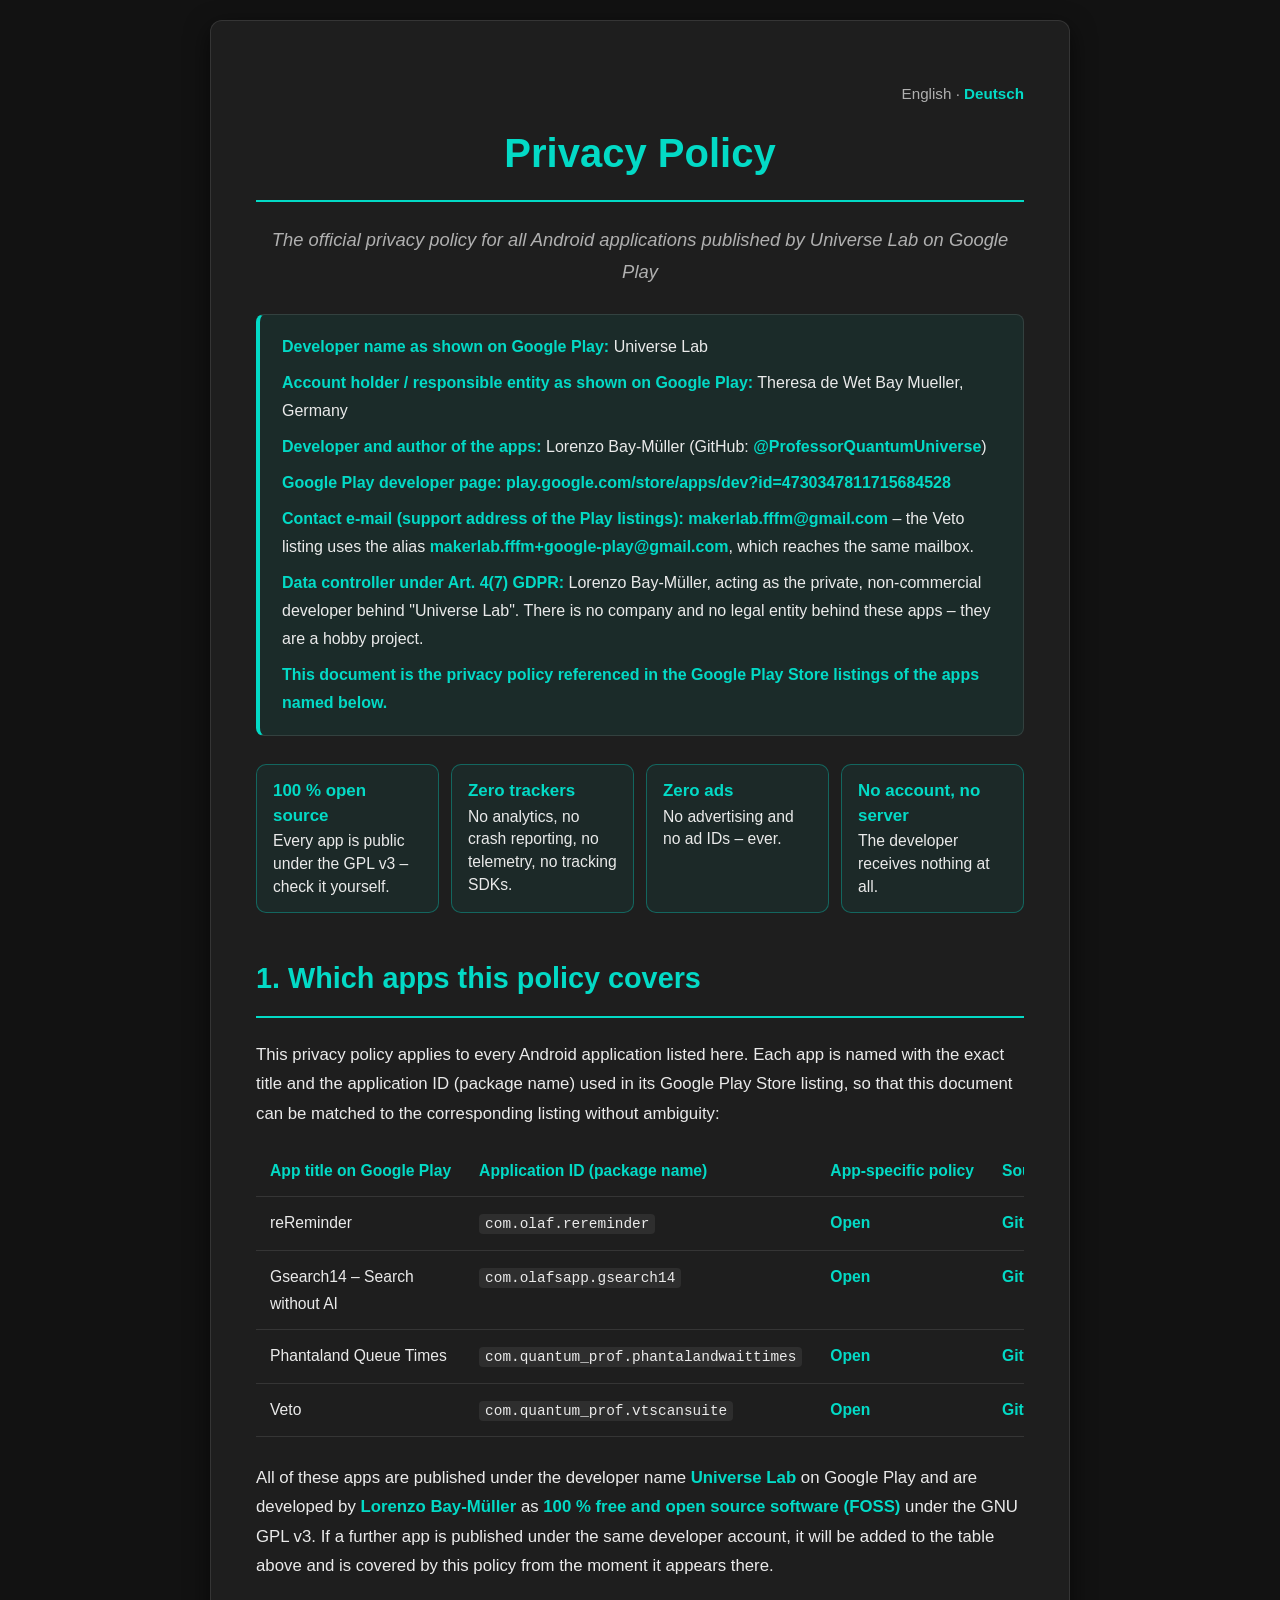
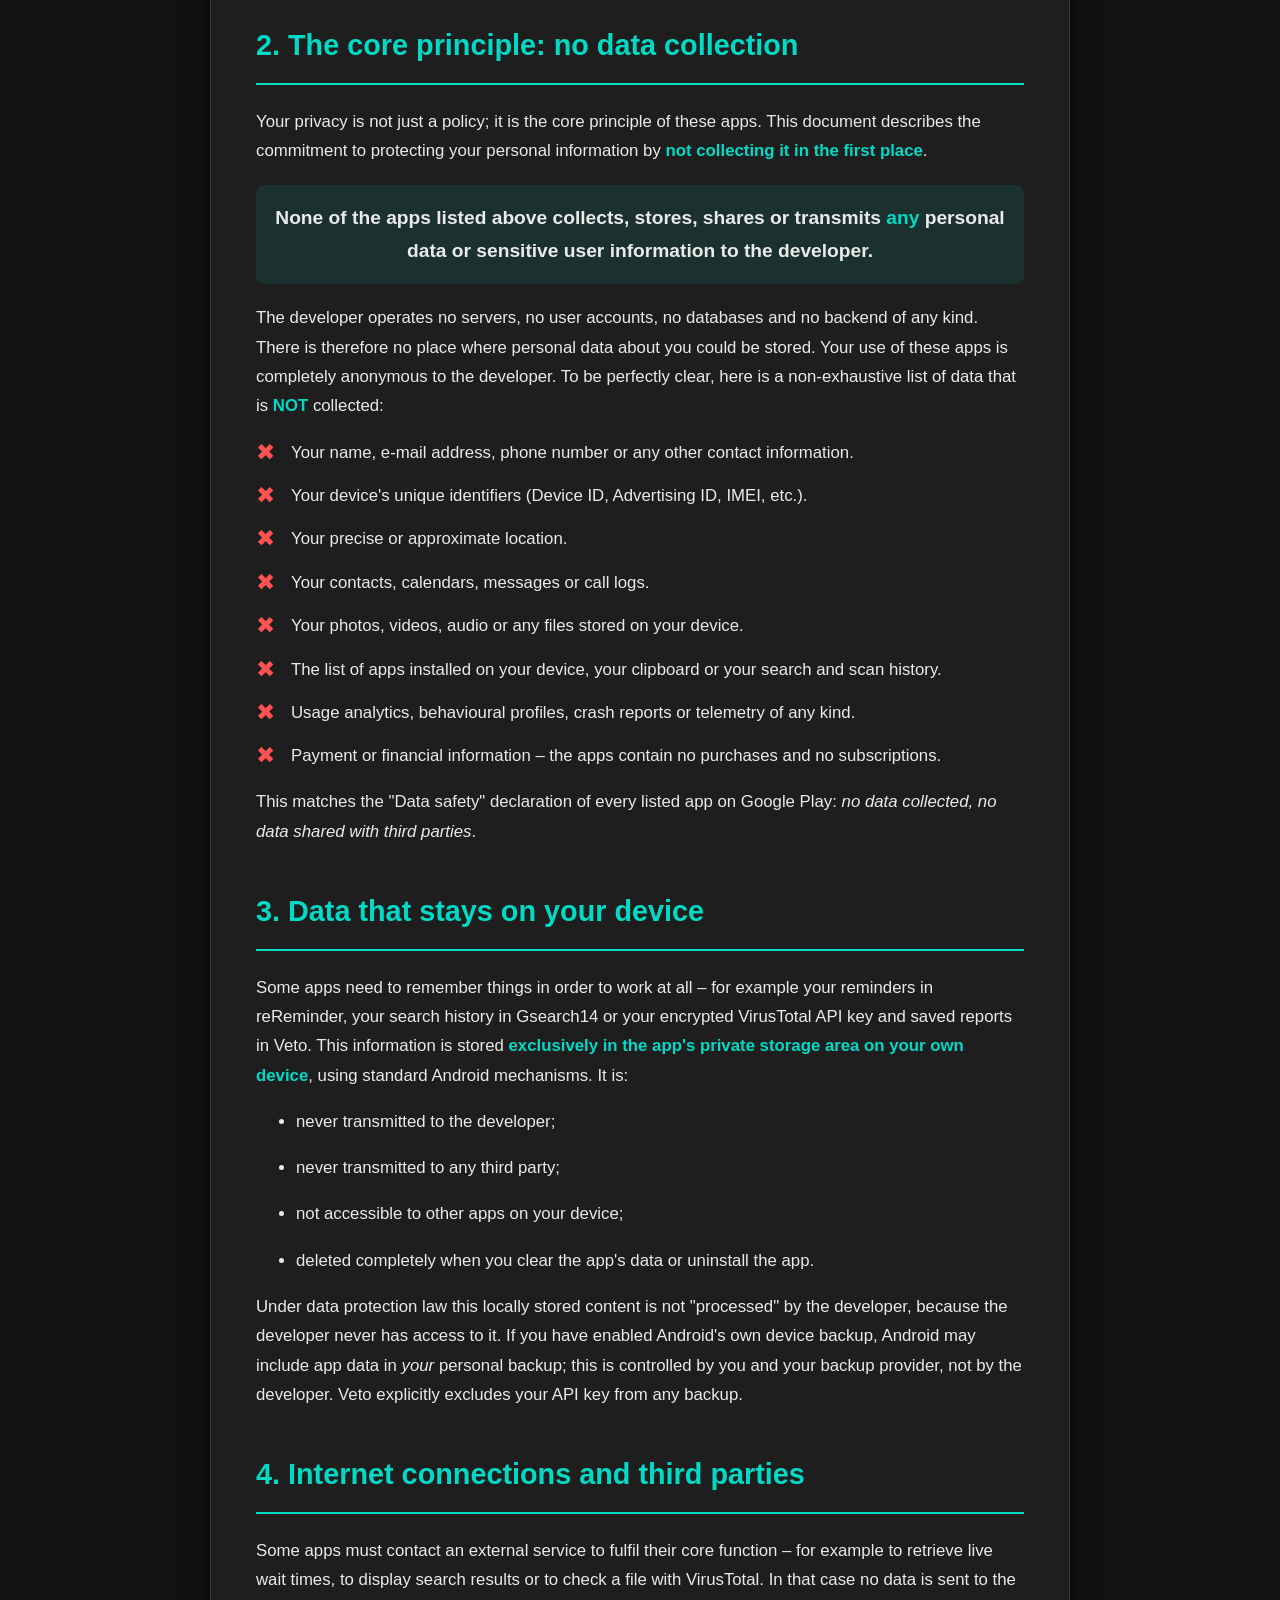
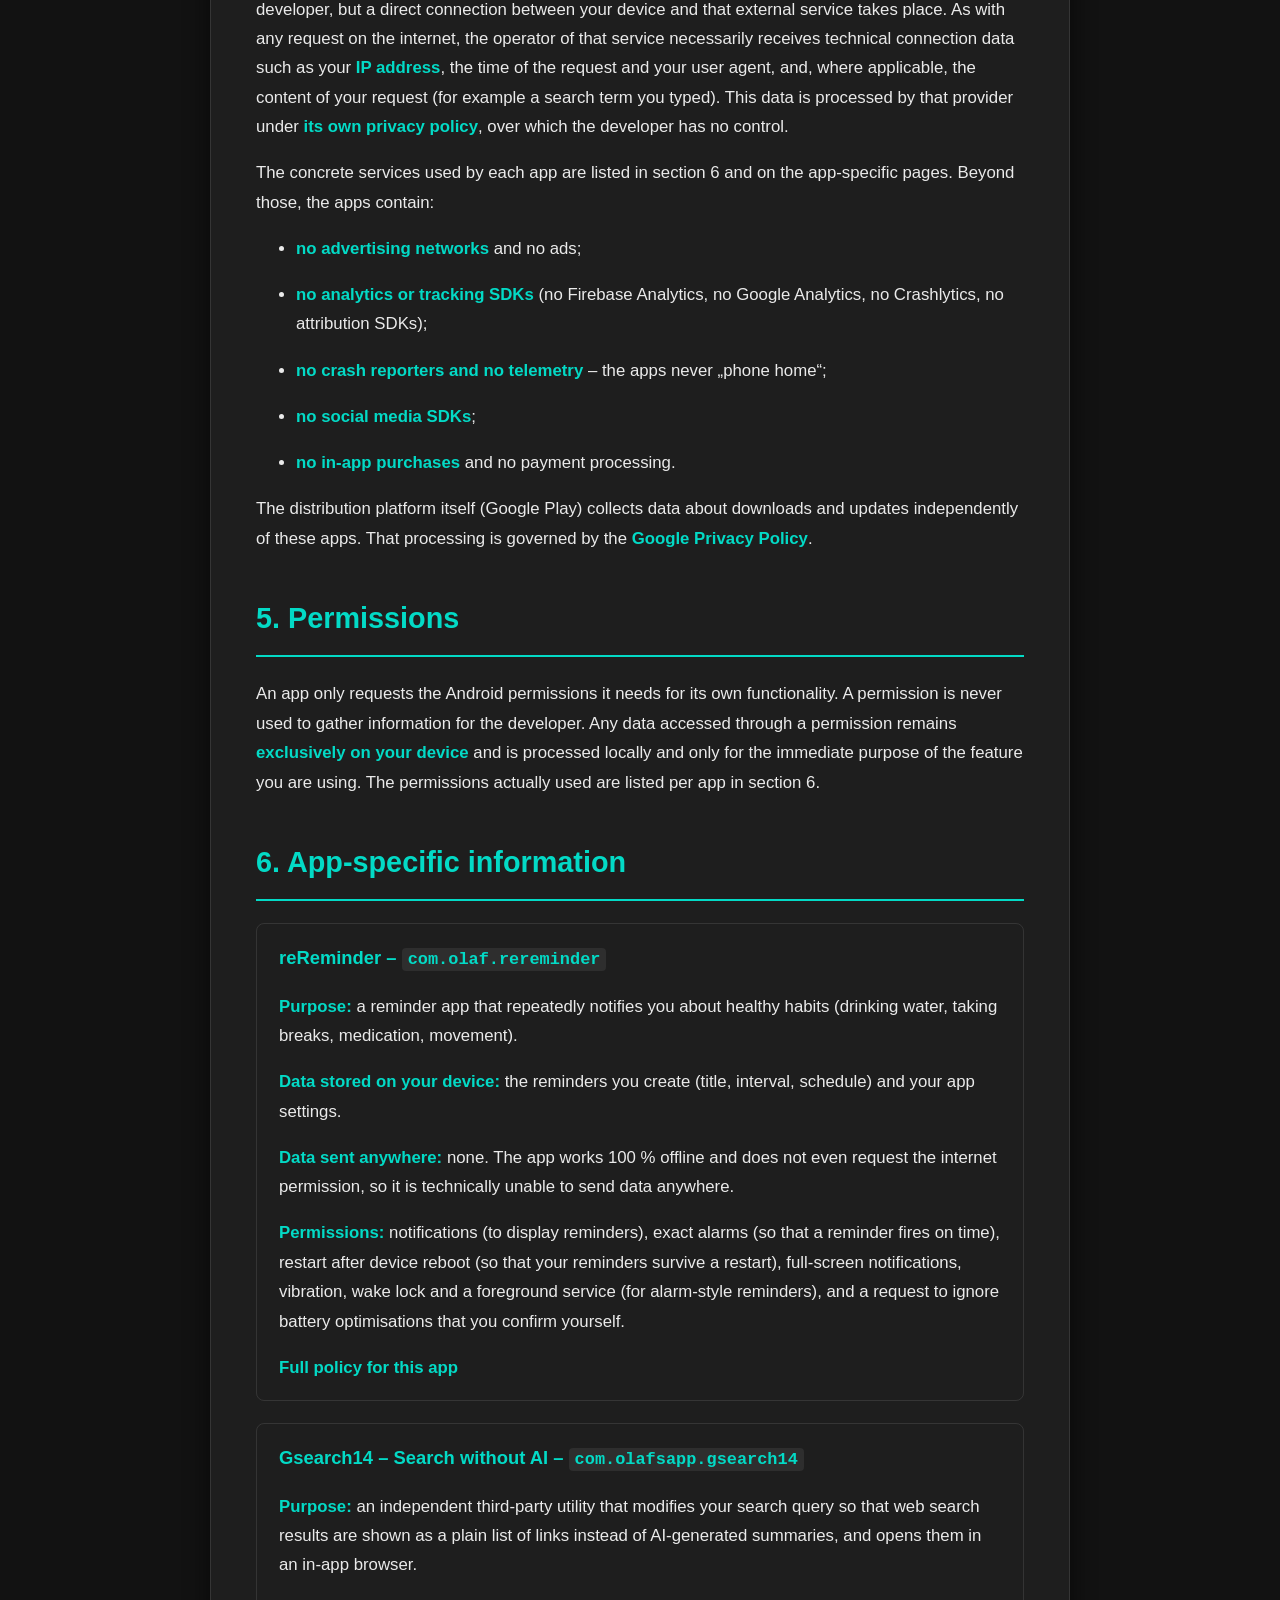
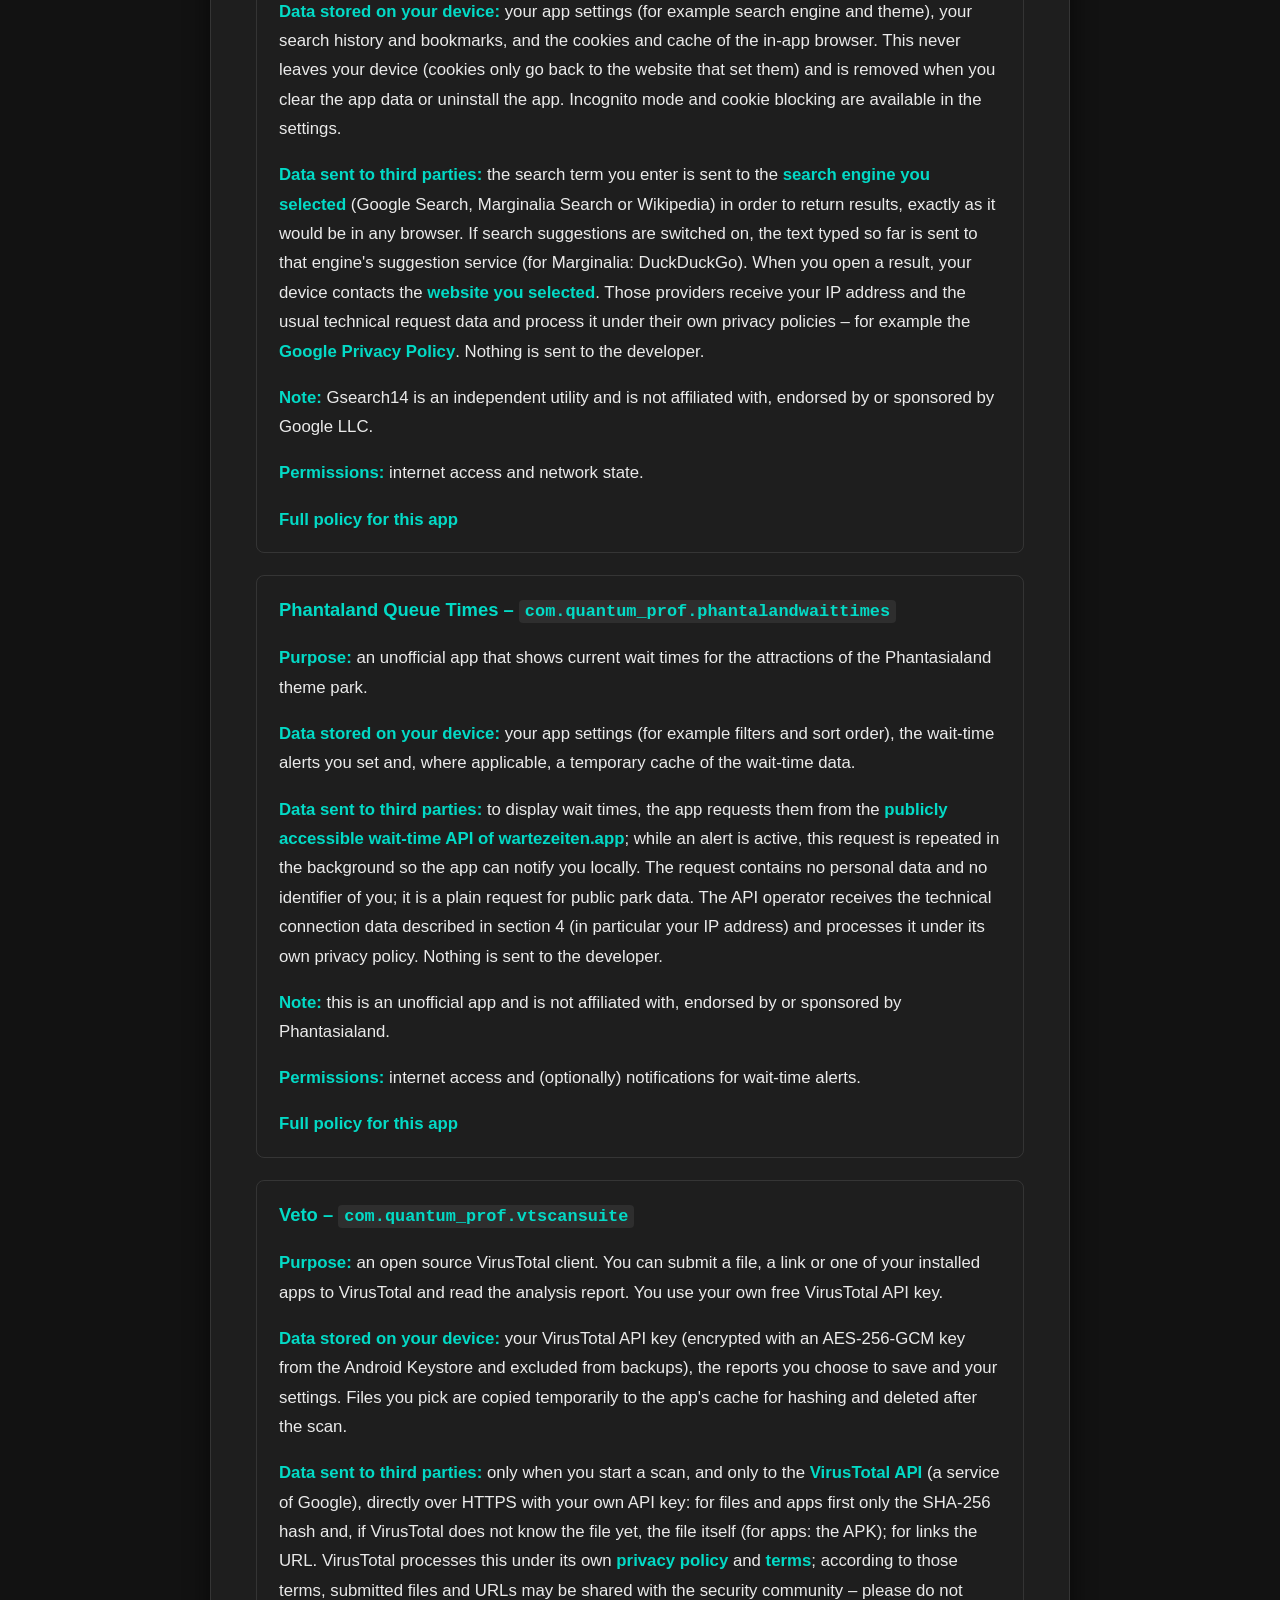
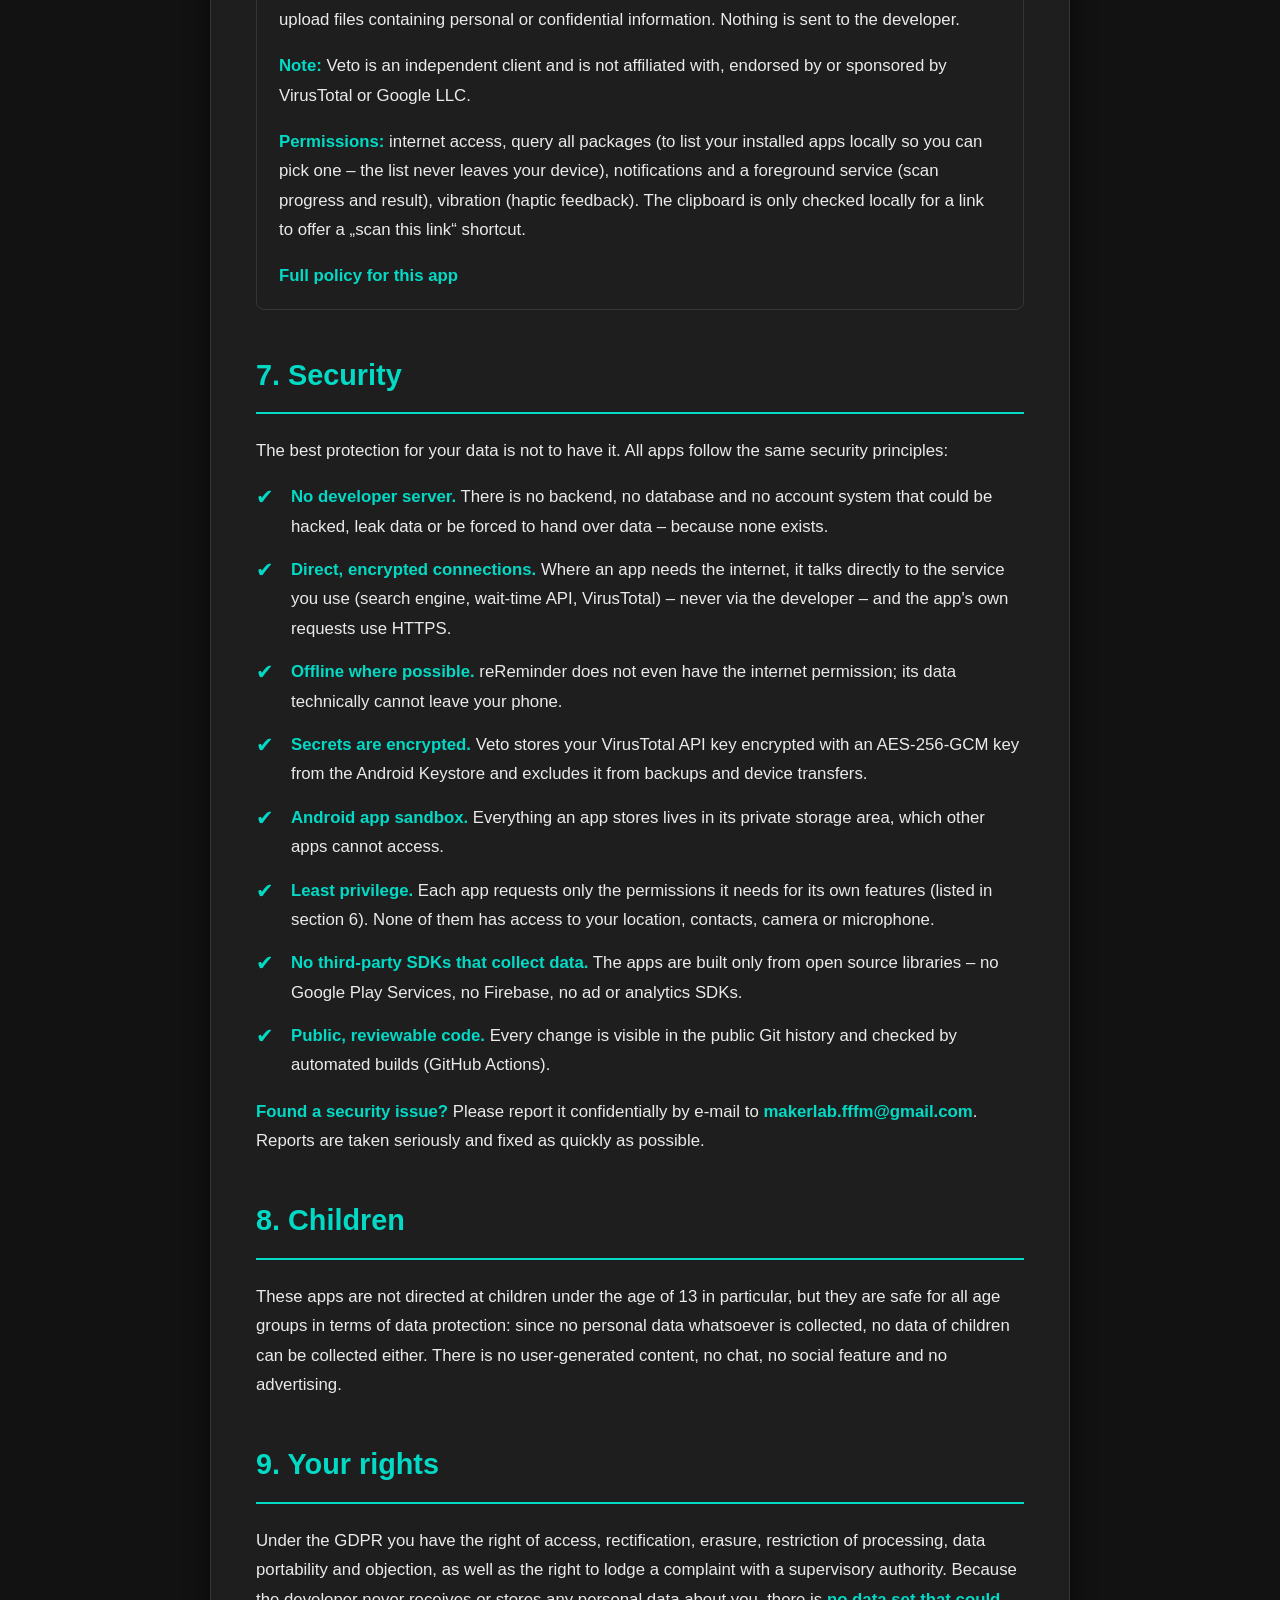
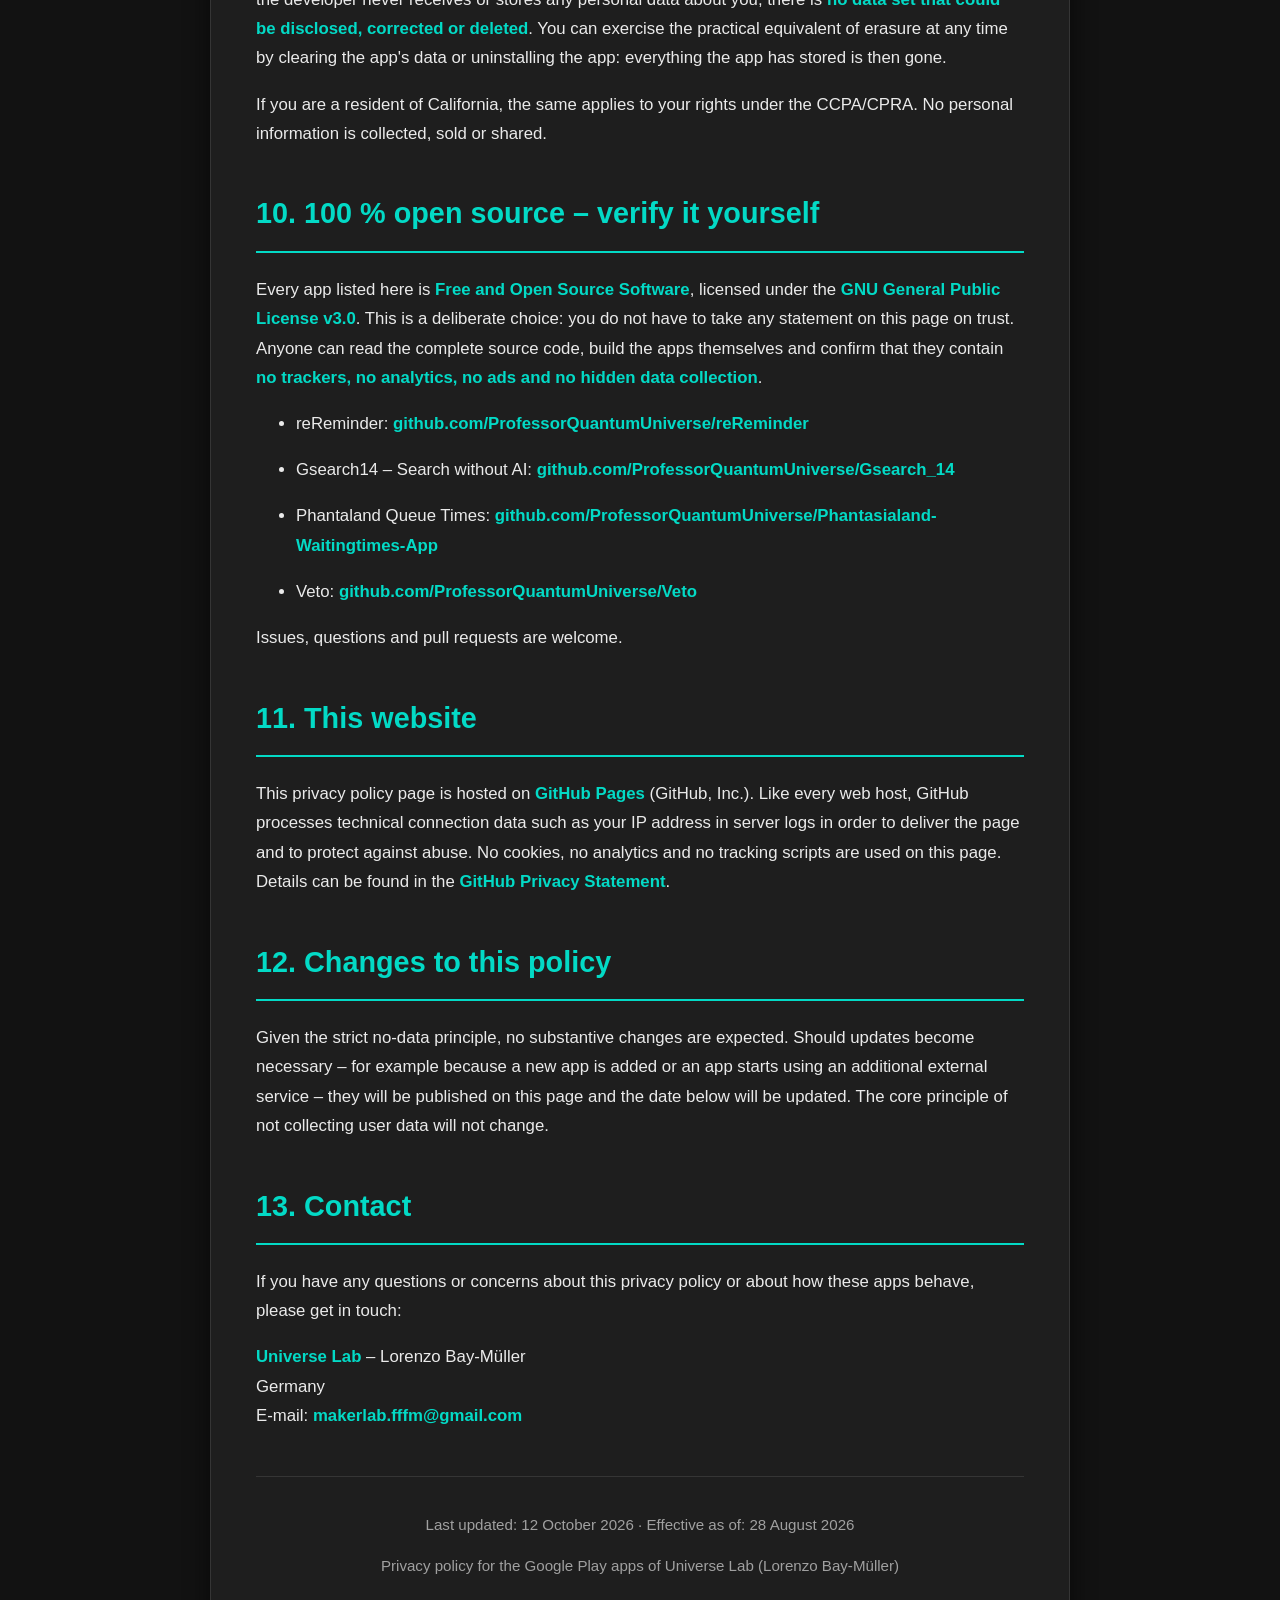
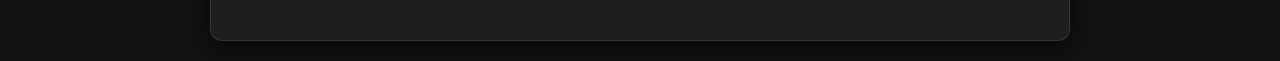
<file: index.html>
<!DOCTYPE html>
<html lang="en">
<head>
    <meta charset="UTF-8">
    <meta name="viewport" content="width=device-width, initial-scale=1.0">
    <title>Privacy Policy – Universe Lab (Lorenzo Bay-Müller) Android Apps</title>
    <meta name="description" content="Official privacy policy for all Android apps published on Google Play by Universe Lab (Lorenzo Bay-Müller): reReminder, Gsearch14 – Search without AI, Phantaland Queue Times and Veto. 100% open source, no trackers, no ads.">
    <link rel="canonical" href="https://privacy.lorenzobaymueller.me/">
    <link rel="alternate" hreflang="de" href="https://privacy.lorenzobaymueller.me/de/">
    <link rel="alternate" hreflang="en" href="https://privacy.lorenzobaymueller.me/">
    <link rel="stylesheet" href="/assets/style.css">
</head>
<body>
    <div class="container">
        <p class="lang-switch">English · <a href="/de/">Deutsch</a></p>

        <h1>Privacy Policy</h1>
        <p class="intro">The official privacy policy for all Android applications published by Universe Lab on Google Play</p>

        <div class="identity">
            <p><strong>Developer name as shown on Google Play:</strong> Universe Lab</p>
            <p><strong>Account holder / responsible entity as shown on Google Play:</strong> Theresa de Wet Bay Mueller, Germany</p>
            <p><strong>Developer and author of the apps:</strong> Lorenzo Bay-Müller (GitHub: <a href="https://github.com/ProfessorQuantumUniverse">@ProfessorQuantumUniverse</a>)</p>
            <p><strong>Google Play developer page:</strong> <a href="https://play.google.com/store/apps/dev?id=4730347811715684528">play.google.com/store/apps/dev?id=4730347811715684528</a></p>
            <p><strong>Contact e-mail (support address of the Play listings):</strong> <a href="mailto:makerlab.fffm@gmail.com">makerlab.fffm@gmail.com</a> &ndash; the Veto listing uses the alias <a href="mailto:makerlab.fffm+google-play@gmail.com">makerlab.fffm+google-play@gmail.com</a>, which reaches the same mailbox.</p>
            <p><strong>Data controller under Art. 4(7) GDPR:</strong> Lorenzo Bay-Müller, acting as the private, non-commercial developer behind "Universe Lab". There is no company and no legal entity behind these apps – they are a hobby project.</p>
            <p><strong>This document is the privacy policy referenced in the Google Play Store listings of the apps named below.</strong></p>
        </div>

        <ul class="pledge">
            <li><strong>100&nbsp;% open source</strong>Every app is public under the GPL v3 &ndash; check it yourself.</li>
            <li><strong>Zero trackers</strong>No analytics, no crash reporting, no telemetry, no tracking SDKs.</li>
            <li><strong>Zero ads</strong>No advertising and no ad IDs &ndash; ever.</li>
            <li><strong>No account, no server</strong>The developer receives nothing at all.</li>
        </ul>

        <h2>1. Which apps this policy covers</h2>
        <p>
            This privacy policy applies to every Android application listed here. Each app is named with the exact title
            and the application ID (package name) used in its Google Play Store listing, so that this document can be
            matched to the corresponding listing without ambiguity:
        </p>

        <div class="table-wrapper">
            <table>
                <thead>
                    <tr>
                        <th>App title on Google Play</th>
                        <th>Application ID (package name)</th>
                        <th>App-specific policy</th>
                        <th>Source code</th>
                    </tr>
                </thead>
                <tbody>
                    <tr>
                        <td>reReminder</td>
                        <td><code>com.olaf.rereminder</code></td>
                        <td><a href="/apps/rereminder/">Open</a></td>
                        <td><a href="https://github.com/ProfessorQuantumUniverse/reReminder">GitHub</a></td>
                    </tr>
                    <tr>
                        <td>Gsearch14 – Search without AI</td>
                        <td><code>com.olafsapp.gsearch14</code></td>
                        <td><a href="/apps/gsearch14/">Open</a></td>
                        <td><a href="https://github.com/ProfessorQuantumUniverse/Gsearch_14">GitHub</a></td>
                    </tr>
                    <tr>
                        <td>Phantaland Queue Times</td>
                        <td><code>com.quantum_prof.phantalandwaittimes</code></td>
                        <td><a href="/apps/phantaland-queue-times/">Open</a></td>
                        <td><a href="https://github.com/ProfessorQuantumUniverse/Phantasialand-Waitingtimes-App">GitHub</a></td>
                    </tr>
                    <tr>
                        <td>Veto</td>
                        <td><code>com.quantum_prof.vtscansuite</code></td>
                        <td><a href="/apps/veto/">Open</a></td>
                        <td><a href="https://github.com/ProfessorQuantumUniverse/Veto">GitHub</a></td>
                    </tr>
                </tbody>
            </table>
        </div>

        <p>
            All of these apps are published under the developer name <strong>Universe Lab</strong> on Google Play and are
            developed by <strong>Lorenzo Bay-Müller</strong> as <strong>100&nbsp;% free and open source software (FOSS)</strong>
            under the GNU GPL v3. If a further app is
            published under the same developer account, it will be added to the table above and is covered by this policy
            from the moment it appears there.
        </p>

        <h2>2. The core principle: no data collection</h2>
        <p>
            Your privacy is not just a policy; it is the core principle of these apps. This document describes the
            commitment to protecting your personal information by <strong class="highlight">not collecting it in the
            first place</strong>.
        </p>
        <p class="callout">
            None of the apps listed above collects, stores, shares or transmits <span class="highlight">any</span>
            personal data or sensitive user information to the developer.
        </p>
        <p>
            The developer operates no servers, no user accounts, no databases and no backend of any kind. There is
            therefore no place where personal data about you could be stored. Your use of these apps is completely
            anonymous to the developer. To be perfectly clear, here is a non-exhaustive list of data that is
            <strong class="highlight">NOT</strong> collected:
        </p>
        <ul class="no-data-list">
            <li>Your name, e-mail address, phone number or any other contact information.</li>
            <li>Your device's unique identifiers (Device ID, Advertising ID, IMEI, etc.).</li>
            <li>Your precise or approximate location.</li>
            <li>Your contacts, calendars, messages or call logs.</li>
            <li>Your photos, videos, audio or any files stored on your device.</li>
            <li>The list of apps installed on your device, your clipboard or your search and scan history.</li>
            <li>Usage analytics, behavioural profiles, crash reports or telemetry of any kind.</li>
            <li>Payment or financial information – the apps contain no purchases and no subscriptions.</li>
        </ul>
        <p>
            This matches the "Data safety" declaration of every listed app on Google Play: <em>no data collected, no data
            shared with third parties</em>.
        </p>

        <h2>3. Data that stays on your device</h2>
        <p>
            Some apps need to remember things in order to work at all – for example your reminders in reReminder, your
            search history in Gsearch14 or your encrypted VirusTotal API key and saved reports in Veto. This information is stored <strong class="highlight">exclusively in the app's
            private storage area on your own device</strong>, using standard Android mechanisms. It is:
        </p>
        <ul>
            <li>never transmitted to the developer;</li>
            <li>never transmitted to any third party;</li>
            <li>not accessible to other apps on your device;</li>
            <li>deleted completely when you clear the app's data or uninstall the app.</li>
        </ul>
        <p>
            Under data protection law this locally stored content is not "processed" by the developer, because the
            developer never has access to it. If you have enabled Android's own device backup, Android may include app
            data in <em>your</em> personal backup; this is controlled by you and your backup provider, not by the
            developer. Veto explicitly excludes your API key from any backup.
        </p>

        <h2>4. Internet connections and third parties</h2>
        <p>
            Some apps must contact an external service to fulfil their core function – for example to retrieve live
            wait times, to display search results or to check a file with VirusTotal. In that case no data is sent to the developer, but a direct
            connection between your device and that external service takes place. As with any request on the internet,
            the operator of that service necessarily receives technical connection data such as your
            <strong>IP address</strong>, the time of the request and your user agent, and, where applicable, the content
            of your request (for example a search term you typed). This data is processed by that provider under
            <strong>its own privacy policy</strong>, over which the developer has no control.
        </p>
        <p>
            The concrete services used by each app are listed in section 6 and on the app-specific pages. Beyond those,
            the apps contain:
        </p>
        <ul>
            <li><strong>no advertising networks</strong> and no ads;</li>
            <li><strong>no analytics or tracking SDKs</strong> (no Firebase Analytics, no Google Analytics, no Crashlytics, no attribution SDKs);</li>
            <li><strong>no crash reporters and no telemetry</strong> &ndash; the apps never &bdquo;phone home&ldquo;;</li>
            <li><strong>no social media SDKs</strong>;</li>
            <li><strong>no in-app purchases</strong> and no payment processing.</li>
        </ul>
        <p>
            The distribution platform itself (Google Play) collects data about downloads and updates independently of
            these apps. That processing is governed by the
            <a href="https://policies.google.com/privacy">Google Privacy Policy</a>.
        </p>

        <h2>5. Permissions</h2>
        <p>
            An app only requests the Android permissions it needs for its own functionality. A permission is never used
            to gather information for the developer. Any data accessed through a permission remains
            <strong class="highlight">exclusively on your device</strong> and is processed locally and only for the
            immediate purpose of the feature you are using. The permissions actually used are listed per app in section 6.
        </p>

        <h2>6. App-specific information</h2>

        <div class="app-block">
            <h3>reReminder – <code>com.olaf.rereminder</code></h3>
            <p><strong>Purpose:</strong> a reminder app that repeatedly notifies you about healthy habits (drinking water, taking breaks, medication, movement).</p>
            <p><strong>Data stored on your device:</strong> the reminders you create (title, interval, schedule) and your app settings.</p>
            <p><strong>Data sent anywhere:</strong> none. The app works 100&nbsp;% offline and does not even request the internet permission, so it is technically unable to send data anywhere.</p>
            <p><strong>Permissions:</strong> notifications (to display reminders), exact alarms (so that a reminder fires on time), restart after device reboot (so that your reminders survive a restart), full-screen notifications, vibration, wake lock and a foreground service (for alarm-style reminders), and a request to ignore battery optimisations that you confirm yourself.</p>
            <p><a href="/apps/rereminder/">Full policy for this app</a></p>
        </div>

        <div class="app-block">
            <h3>Gsearch14 – Search without AI – <code>com.olafsapp.gsearch14</code></h3>
            <p><strong>Purpose:</strong> an independent third-party utility that modifies your search query so that web search results are shown as a plain list of links instead of AI-generated summaries, and opens them in an in-app browser.</p>
            <p><strong>Data stored on your device:</strong> your app settings (for example search engine and theme), your search history and bookmarks, and the cookies and cache of the in-app browser. This never leaves your device (cookies only go back to the website that set them) and is removed when you clear the app data or uninstall the app. Incognito mode and cookie blocking are available in the settings.</p>
            <p><strong>Data sent to third parties:</strong> the search term you enter is sent to the <strong>search engine you selected</strong> (Google Search, Marginalia Search or Wikipedia) in order to return results, exactly as it would be in any browser. If search suggestions are switched on, the text typed so far is sent to that engine's suggestion service (for Marginalia: DuckDuckGo). When you open a result, your device contacts the <strong>website you selected</strong>. Those providers receive your IP address and the usual technical request data and process it under their own privacy policies – for example the <a href="https://policies.google.com/privacy">Google Privacy Policy</a>. Nothing is sent to the developer.</p>
            <p><strong>Note:</strong> Gsearch14 is an independent utility and is not affiliated with, endorsed by or sponsored by Google LLC.</p>
            <p><strong>Permissions:</strong> internet access and network state.</p>
            <p><a href="/apps/gsearch14/">Full policy for this app</a></p>
        </div>

        <div class="app-block">
            <h3>Phantaland Queue Times – <code>com.quantum_prof.phantalandwaittimes</code></h3>
            <p><strong>Purpose:</strong> an unofficial app that shows current wait times for the attractions of the Phantasialand theme park.</p>
            <p><strong>Data stored on your device:</strong> your app settings (for example filters and sort order), the wait-time alerts you set and, where applicable, a temporary cache of the wait-time data.</p>
            <p><strong>Data sent to third parties:</strong> to display wait times, the app requests them from the <strong>publicly accessible wait-time API of <a href="https://www.wartezeiten.app/">wartezeiten.app</a></strong>; while an alert is active, this request is repeated in the background so the app can notify you locally. The request contains no personal data and no identifier of you; it is a plain request for public park data. The API operator receives the technical connection data described in section 4 (in particular your IP address) and processes it under its own privacy policy. Nothing is sent to the developer.</p>
            <p><strong>Note:</strong> this is an unofficial app and is not affiliated with, endorsed by or sponsored by Phantasialand.</p>
            <p><strong>Permissions:</strong> internet access and (optionally) notifications for wait-time alerts.</p>
            <p><a href="/apps/phantaland-queue-times/">Full policy for this app</a></p>
        </div>

        <div class="app-block">
            <h3>Veto – <code>com.quantum_prof.vtscansuite</code></h3>
            <p><strong>Purpose:</strong> an open source VirusTotal client. You can submit a file, a link or one of your installed apps to VirusTotal and read the analysis report. You use your own free VirusTotal API key.</p>
            <p><strong>Data stored on your device:</strong> your VirusTotal API key (encrypted with an AES-256-GCM key from the Android Keystore and excluded from backups), the reports you choose to save and your settings. Files you pick are copied temporarily to the app's cache for hashing and deleted after the scan.</p>
            <p><strong>Data sent to third parties:</strong> only when you start a scan, and only to the <strong>VirusTotal API</strong> (a service of Google), directly over HTTPS with your own API key: for files and apps first only the SHA-256 hash and, if VirusTotal does not know the file yet, the file itself (for apps: the APK); for links the URL. VirusTotal processes this under its own <a href="https://docs.virustotal.com/docs/privacy-policy">privacy policy</a> and <a href="https://docs.virustotal.com/docs/terms-of-service">terms</a>; according to those terms, submitted files and URLs may be shared with the security community – please do not upload files containing personal or confidential information. Nothing is sent to the developer.</p>
            <p><strong>Note:</strong> Veto is an independent client and is not affiliated with, endorsed by or sponsored by VirusTotal or Google LLC.</p>
            <p><strong>Permissions:</strong> internet access, query all packages (to list your installed apps locally so you can pick one – the list never leaves your device), notifications and a foreground service (scan progress and result), vibration (haptic feedback). The clipboard is only checked locally for a link to offer a &bdquo;scan this link&ldquo; shortcut.</p>
            <p><a href="/apps/veto/">Full policy for this app</a></p>
        </div>

        <h2>7. Security</h2>
        <p>
            The best protection for your data is not to have it. All apps follow the same security principles:
        </p>
        <ul class="check-list">
            <li><strong>No developer server.</strong> There is no backend, no database and no account system that could
                be hacked, leak data or be forced to hand over data &ndash; because none exists.</li>
            <li><strong>Direct, encrypted connections.</strong> Where an app needs the internet, it talks directly to the
                service you use (search engine, wait-time API, VirusTotal) &ndash; never via the developer &ndash; and the
                app's own requests use HTTPS.</li>
            <li><strong>Offline where possible.</strong> reReminder does not even have the internet permission; its data
                technically cannot leave your phone.</li>
            <li><strong>Secrets are encrypted.</strong> Veto stores your VirusTotal API key encrypted with an AES-256-GCM
                key from the Android Keystore and excludes it from backups and device transfers.</li>
            <li><strong>Android app sandbox.</strong> Everything an app stores lives in its private storage area, which
                other apps cannot access.</li>
            <li><strong>Least privilege.</strong> Each app requests only the permissions it needs for its own features
                (listed in section 6). None of them has access to your location, contacts, camera or microphone.</li>
            <li><strong>No third-party SDKs that collect data.</strong> The apps are built only from open source libraries
                &ndash; no Google Play Services, no Firebase, no ad or analytics SDKs.</li>
            <li><strong>Public, reviewable code.</strong> Every change is visible in the public Git history and checked by
                automated builds (GitHub Actions).</li>
        </ul>
        <p>
            <strong>Found a security issue?</strong> Please report it confidentially by e-mail to
            <a href="mailto:makerlab.fffm@gmail.com">makerlab.fffm@gmail.com</a>. Reports are taken seriously and fixed
            as quickly as possible.
        </p>

        <h2>8. Children</h2>
        <p>
            These apps are not directed at children under the age of 13 in particular, but they are safe for all age
            groups in terms of data protection: since no personal data whatsoever is collected, no data of children can
            be collected either. There is no user-generated content, no chat, no social feature and no advertising.
        </p>

        <h2>9. Your rights</h2>
        <p>
            Under the GDPR you have the right of access, rectification, erasure, restriction of processing, data
            portability and objection, as well as the right to lodge a complaint with a supervisory authority. Because
            the developer never receives or stores any personal data about you, there is <strong>no data set that could
            be disclosed, corrected or deleted</strong>. You can exercise the practical equivalent of erasure at any
            time by clearing the app's data or uninstalling the app: everything the app has stored is then gone.
        </p>
        <p>
            If you are a resident of California, the same applies to your rights under the CCPA/CPRA. No personal
            information is collected, sold or shared.
        </p>

        <h2>10. 100&nbsp;% open source &ndash; verify it yourself</h2>
        <p>
            Every app listed here is <strong>Free and Open Source Software</strong>, licensed under the
            <strong>GNU General Public License v3.0</strong>. This is a deliberate choice: you do not have to take any
            statement on this page on trust. Anyone can read the complete source code, build the apps themselves and
            confirm that they contain <strong class="highlight">no trackers, no analytics, no ads and no hidden data
            collection</strong>.
        </p>
        <ul>
            <li>reReminder: <a href="https://github.com/ProfessorQuantumUniverse/reReminder">github.com/ProfessorQuantumUniverse/reReminder</a></li>
            <li>Gsearch14 – Search without AI: <a href="https://github.com/ProfessorQuantumUniverse/Gsearch_14">github.com/ProfessorQuantumUniverse/Gsearch_14</a></li>
            <li>Phantaland Queue Times: <a href="https://github.com/ProfessorQuantumUniverse/Phantasialand-Waitingtimes-App">github.com/ProfessorQuantumUniverse/Phantasialand-Waitingtimes-App</a></li>
            <li>Veto: <a href="https://github.com/ProfessorQuantumUniverse/Veto">github.com/ProfessorQuantumUniverse/Veto</a></li>
        </ul>
        <p>Issues, questions and pull requests are welcome.</p>

        <h2>11. This website</h2>
        <p>
            This privacy policy page is hosted on <strong>GitHub Pages</strong> (GitHub, Inc.). Like every web host,
            GitHub processes technical connection data such as your IP address in server logs in order to deliver the
            page and to protect against abuse. No cookies, no analytics and no tracking scripts are used on this page.
            Details can be found in the
            <a href="https://docs.github.com/en/site-policy/privacy-policies/github-general-privacy-statement">GitHub Privacy Statement</a>.
        </p>

        <h2>12. Changes to this policy</h2>
        <p>
            Given the strict no-data principle, no substantive changes are expected. Should updates become necessary –
            for example because a new app is added or an app starts using an additional external service – they will be
            published on this page and the date below will be updated. The core principle of not collecting user data
            will not change.
        </p>

        <h2>13. Contact</h2>
        <p>
            If you have any questions or concerns about this privacy policy or about how these apps behave, please get
            in touch:
        </p>
        <p>
            <strong>Universe Lab</strong> – Lorenzo Bay-Müller<br>
            Germany<br>
            E-mail: <a href="mailto:makerlab.fffm@gmail.com">makerlab.fffm@gmail.com</a>
        </p>

        <div class="footer">
            <p>Last updated: 12 October 2026 · Effective as of: 28 August 2026</p>
            <p>Privacy policy for the Google Play apps of Universe Lab (Lorenzo Bay-Müller)</p>
        </div>
    </div>
</body>
</html>
</file>
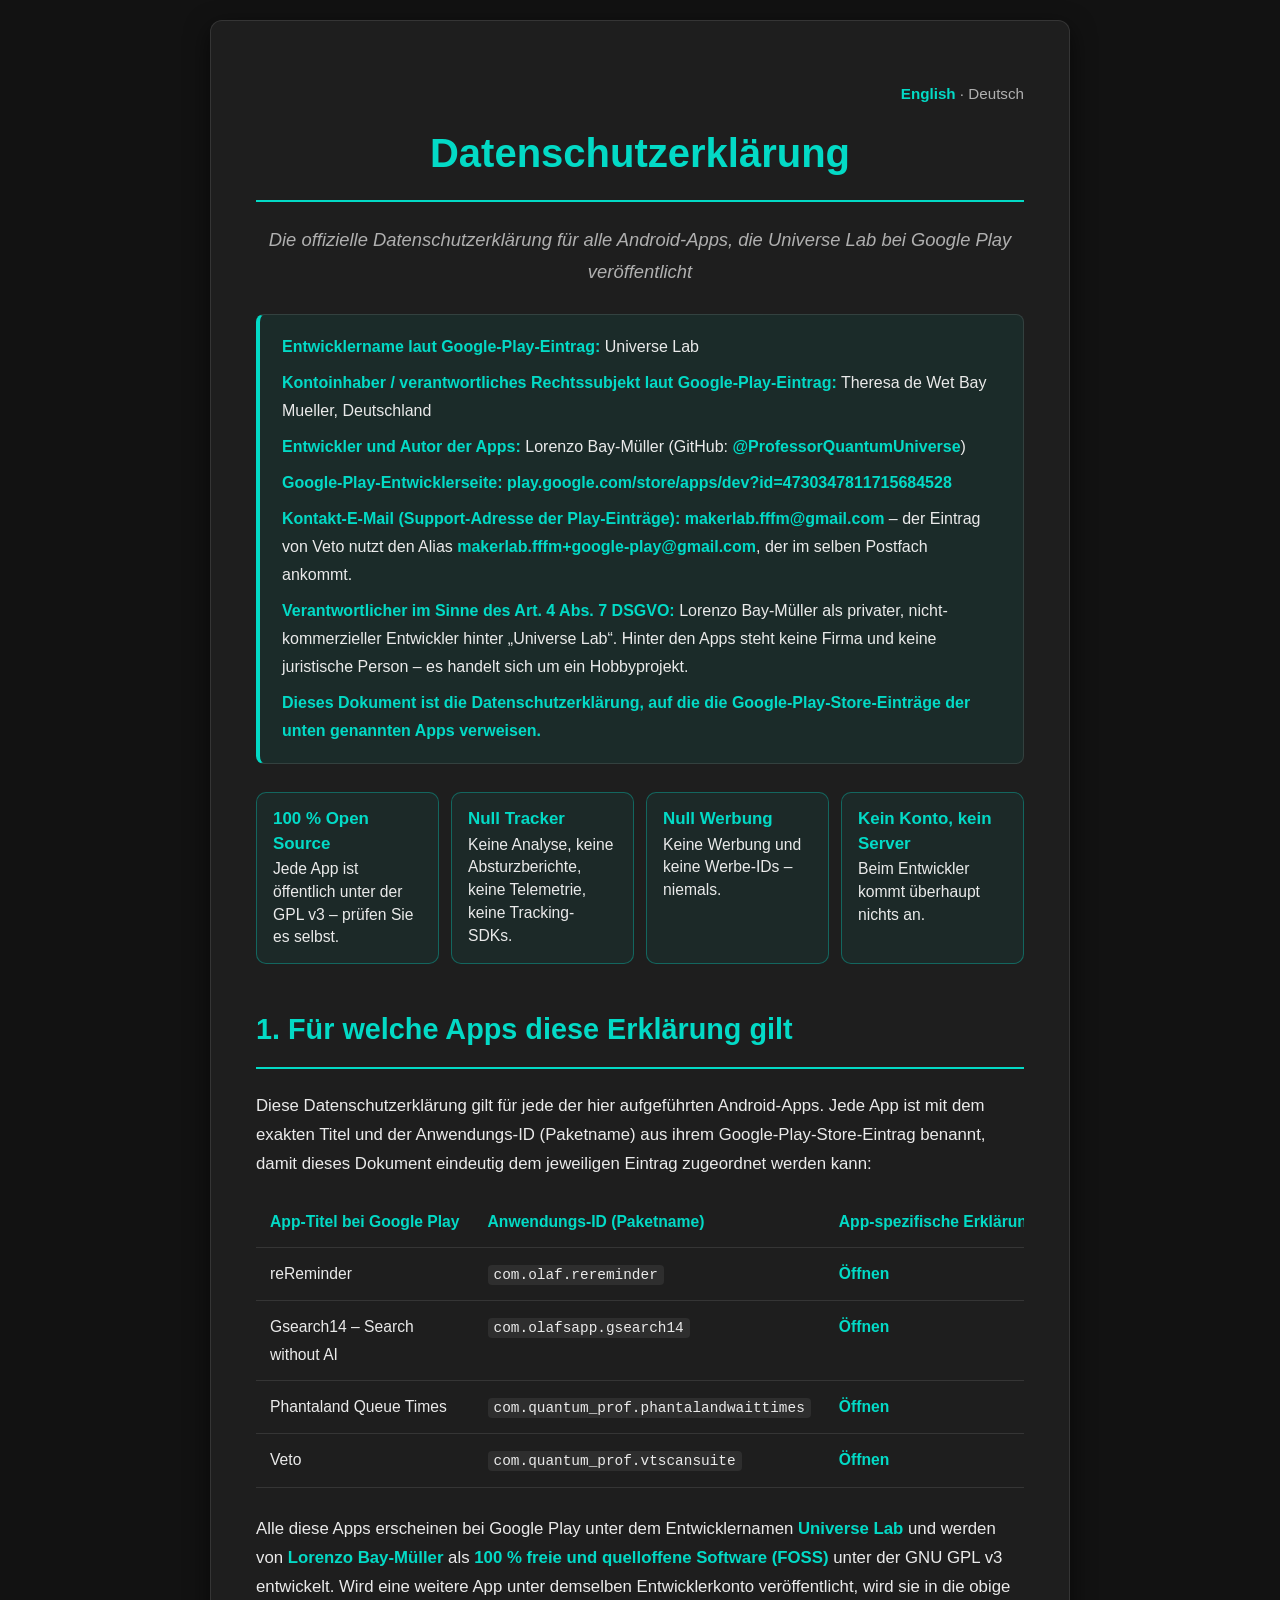
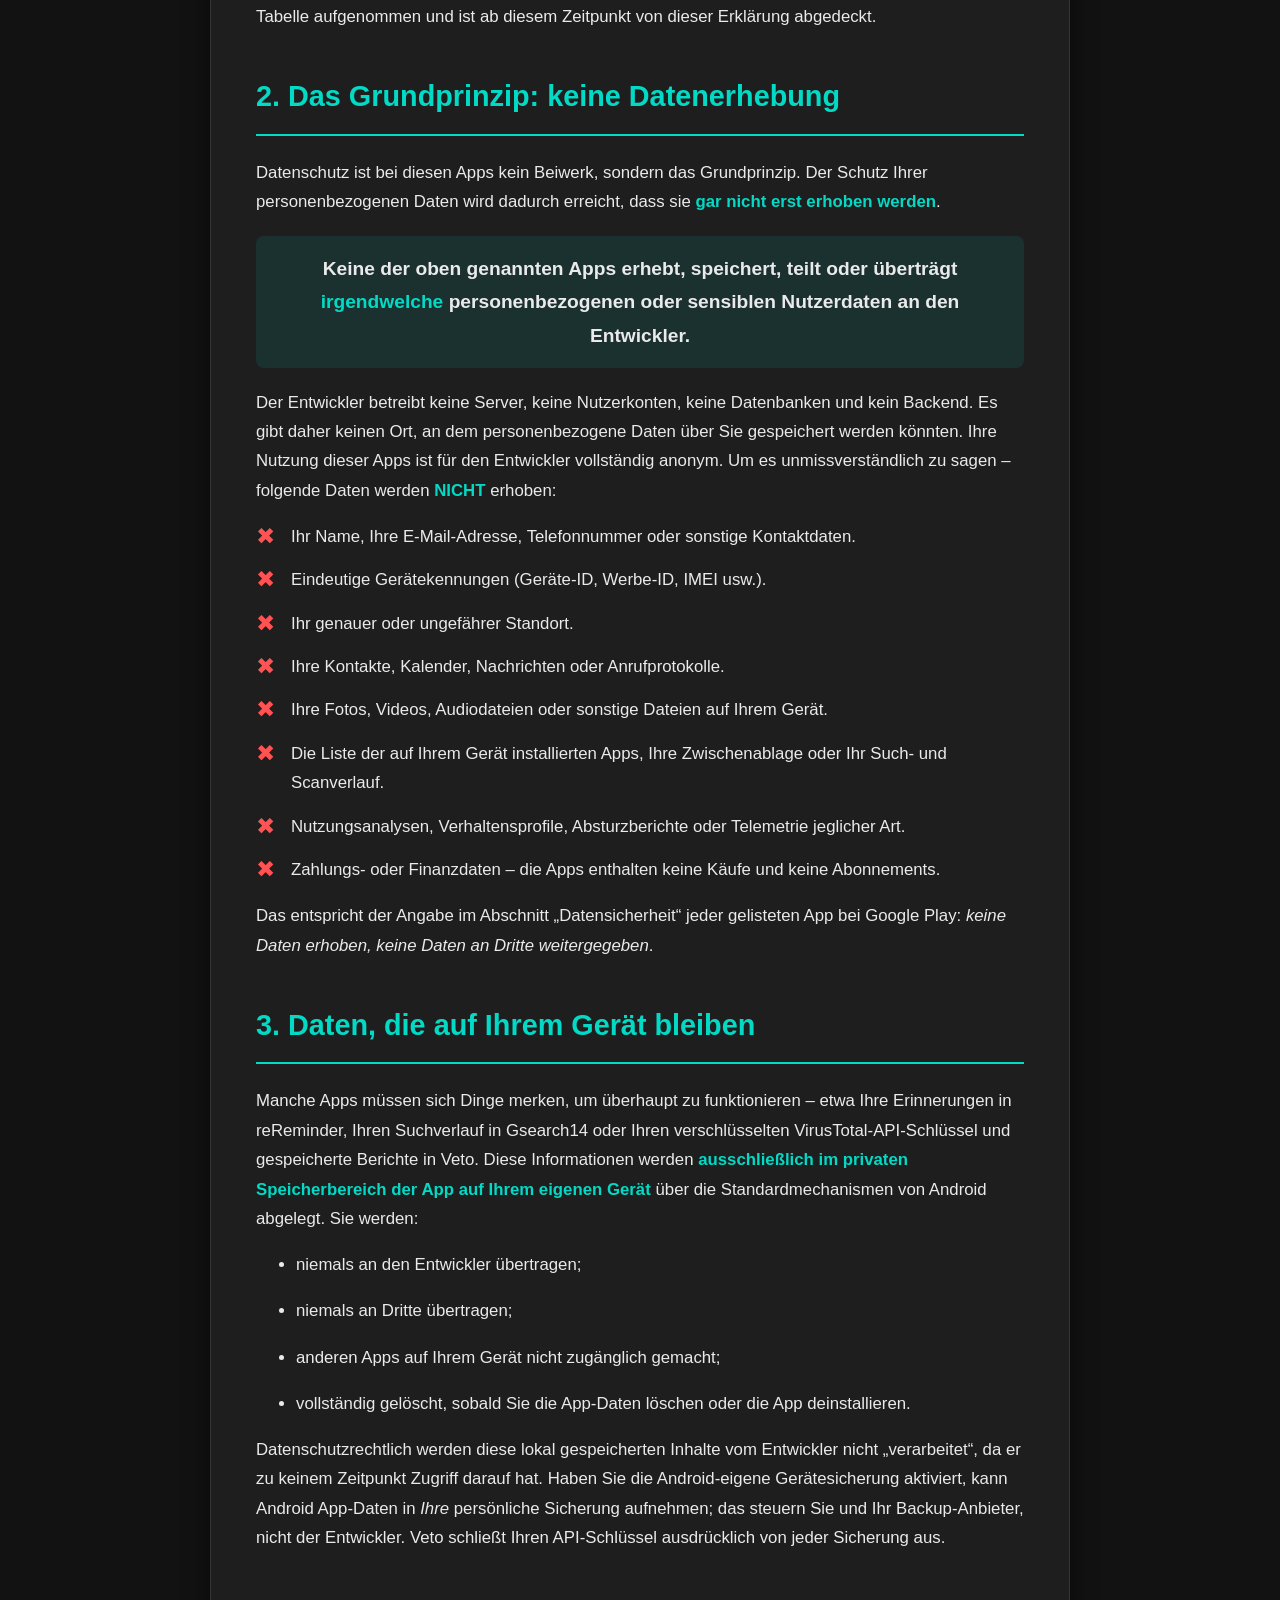
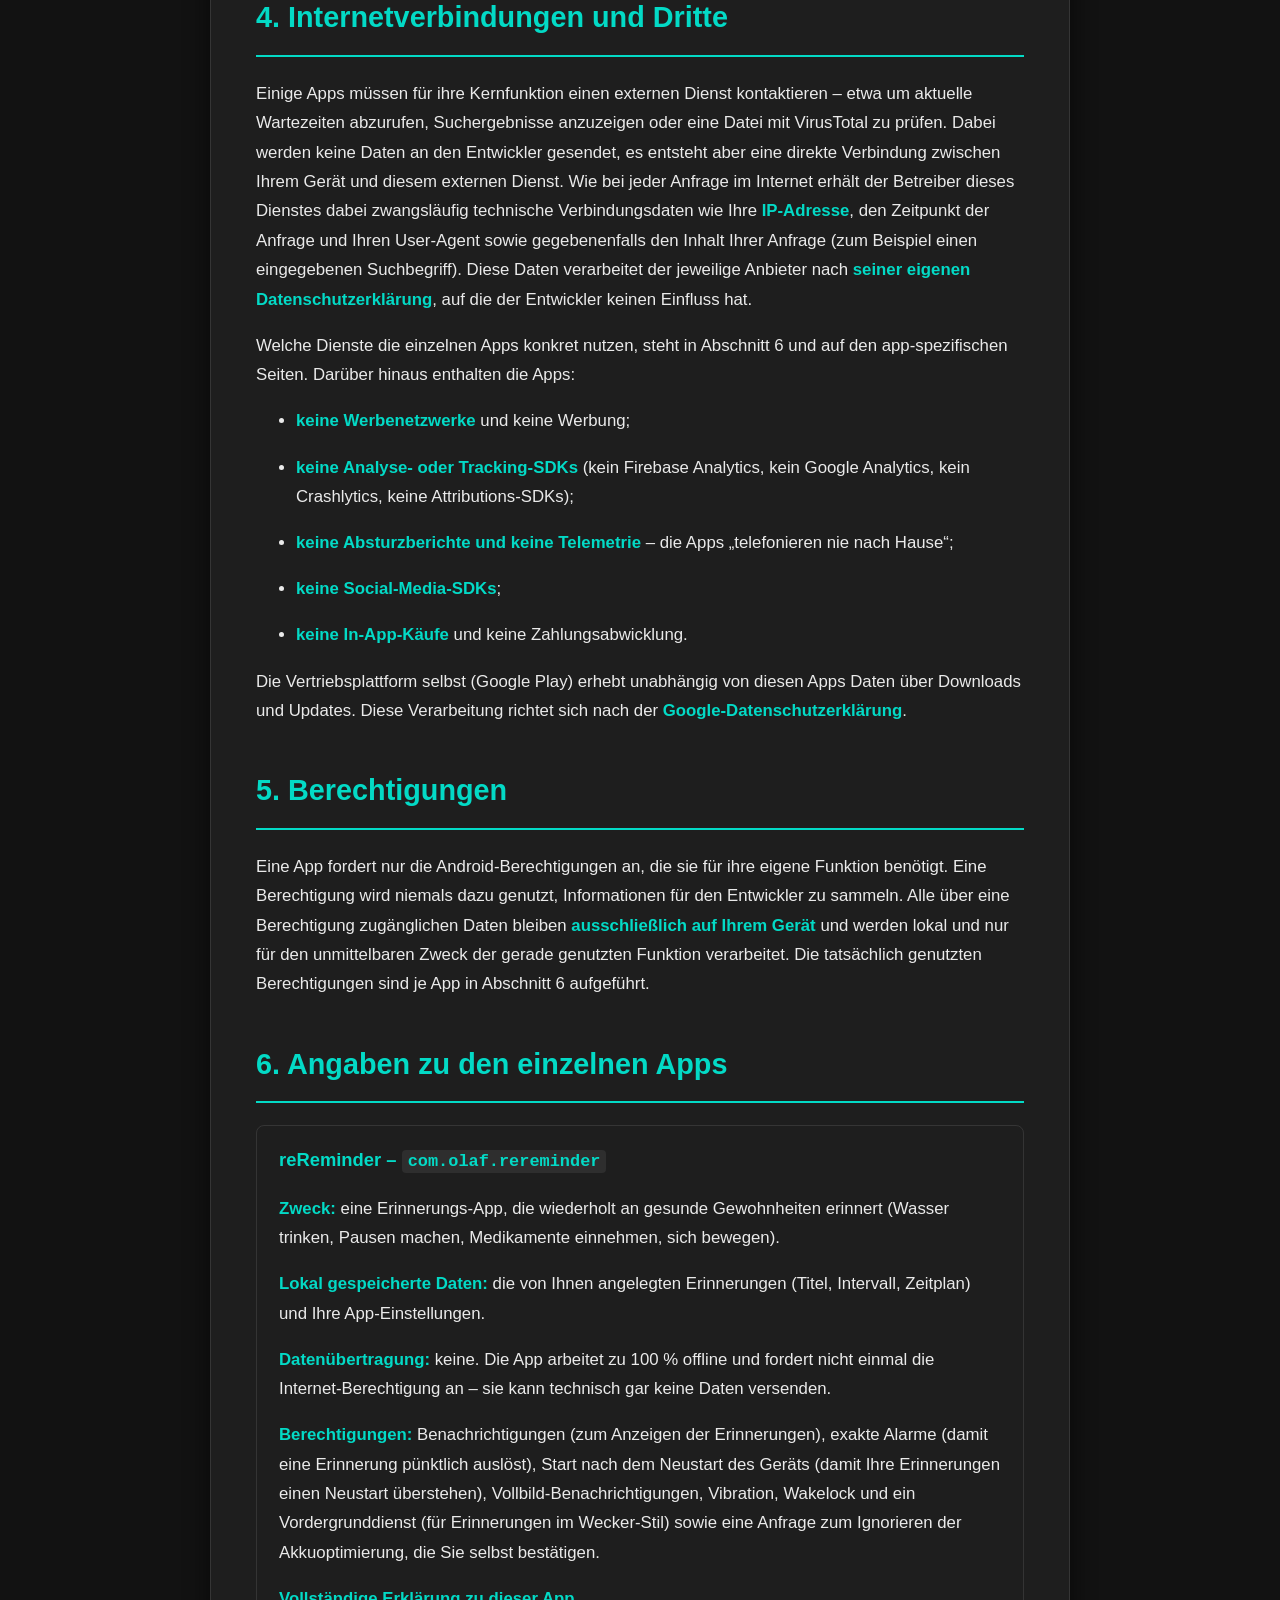
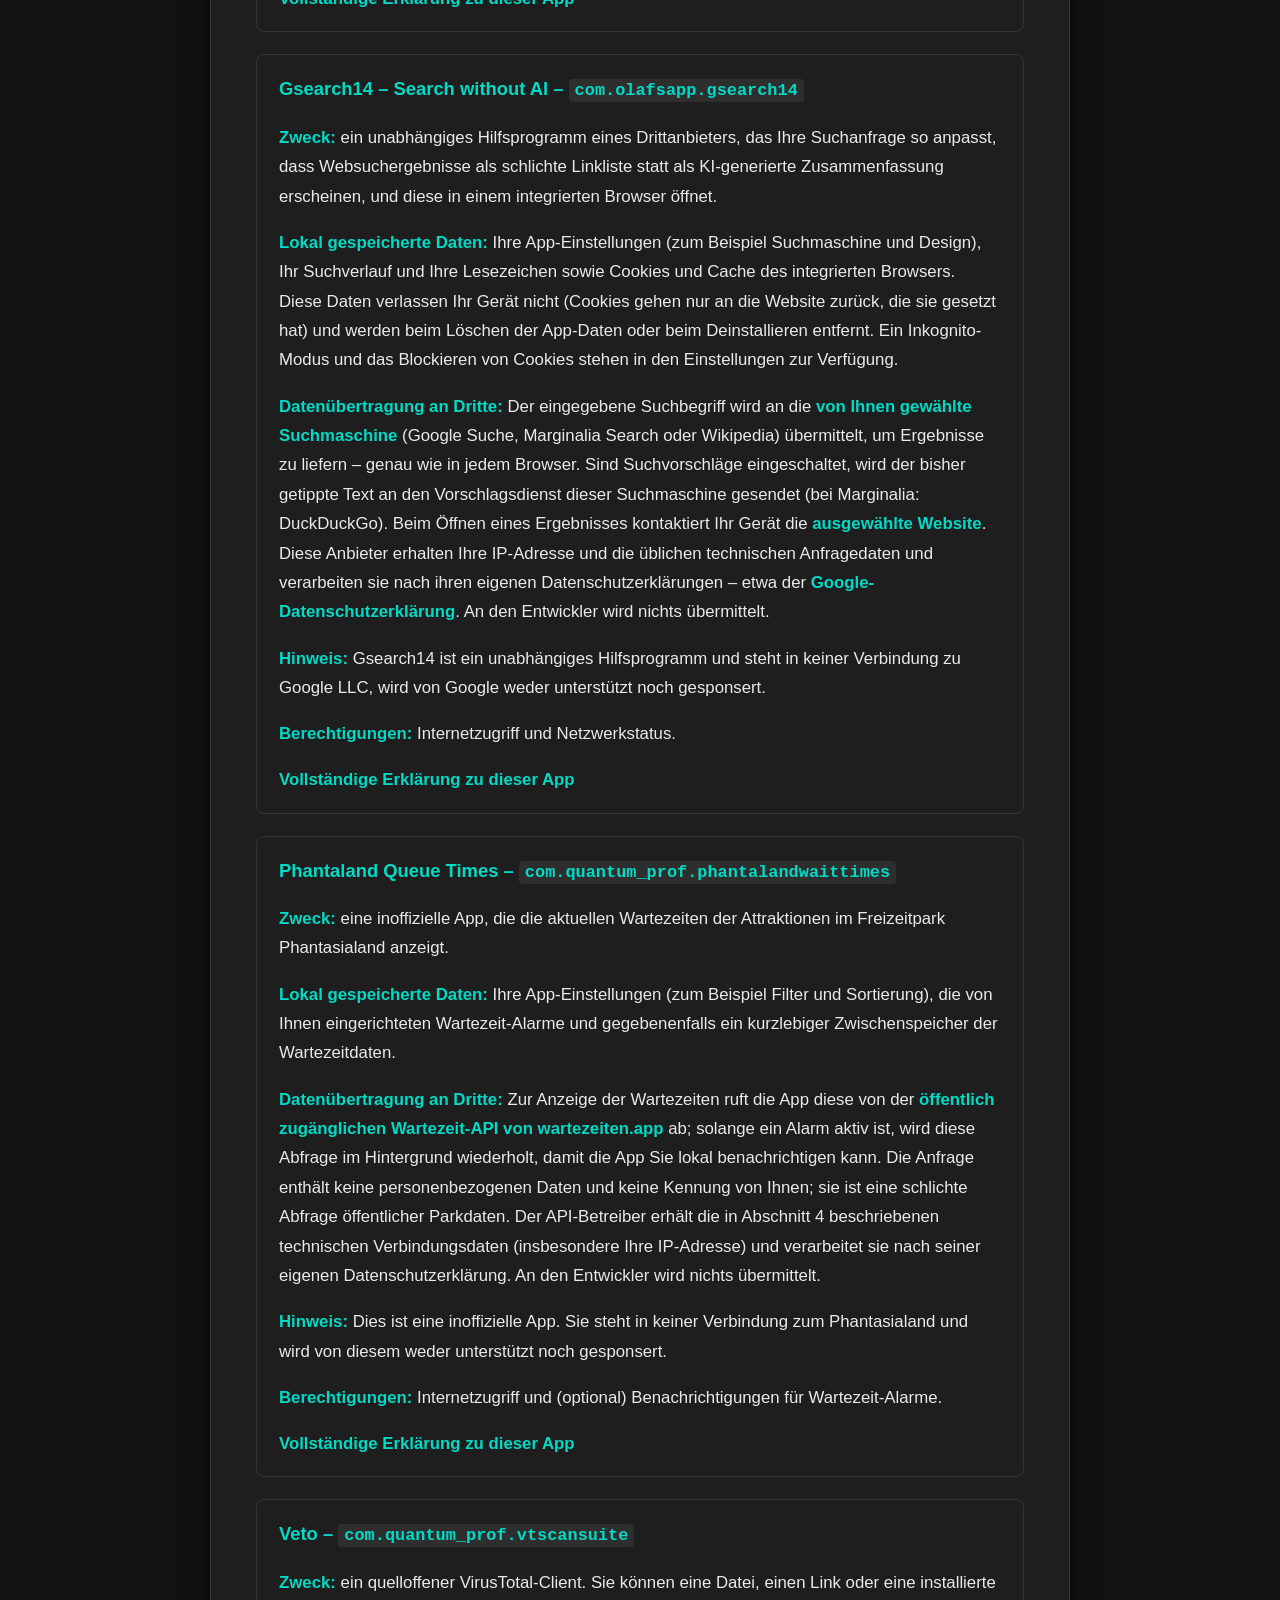
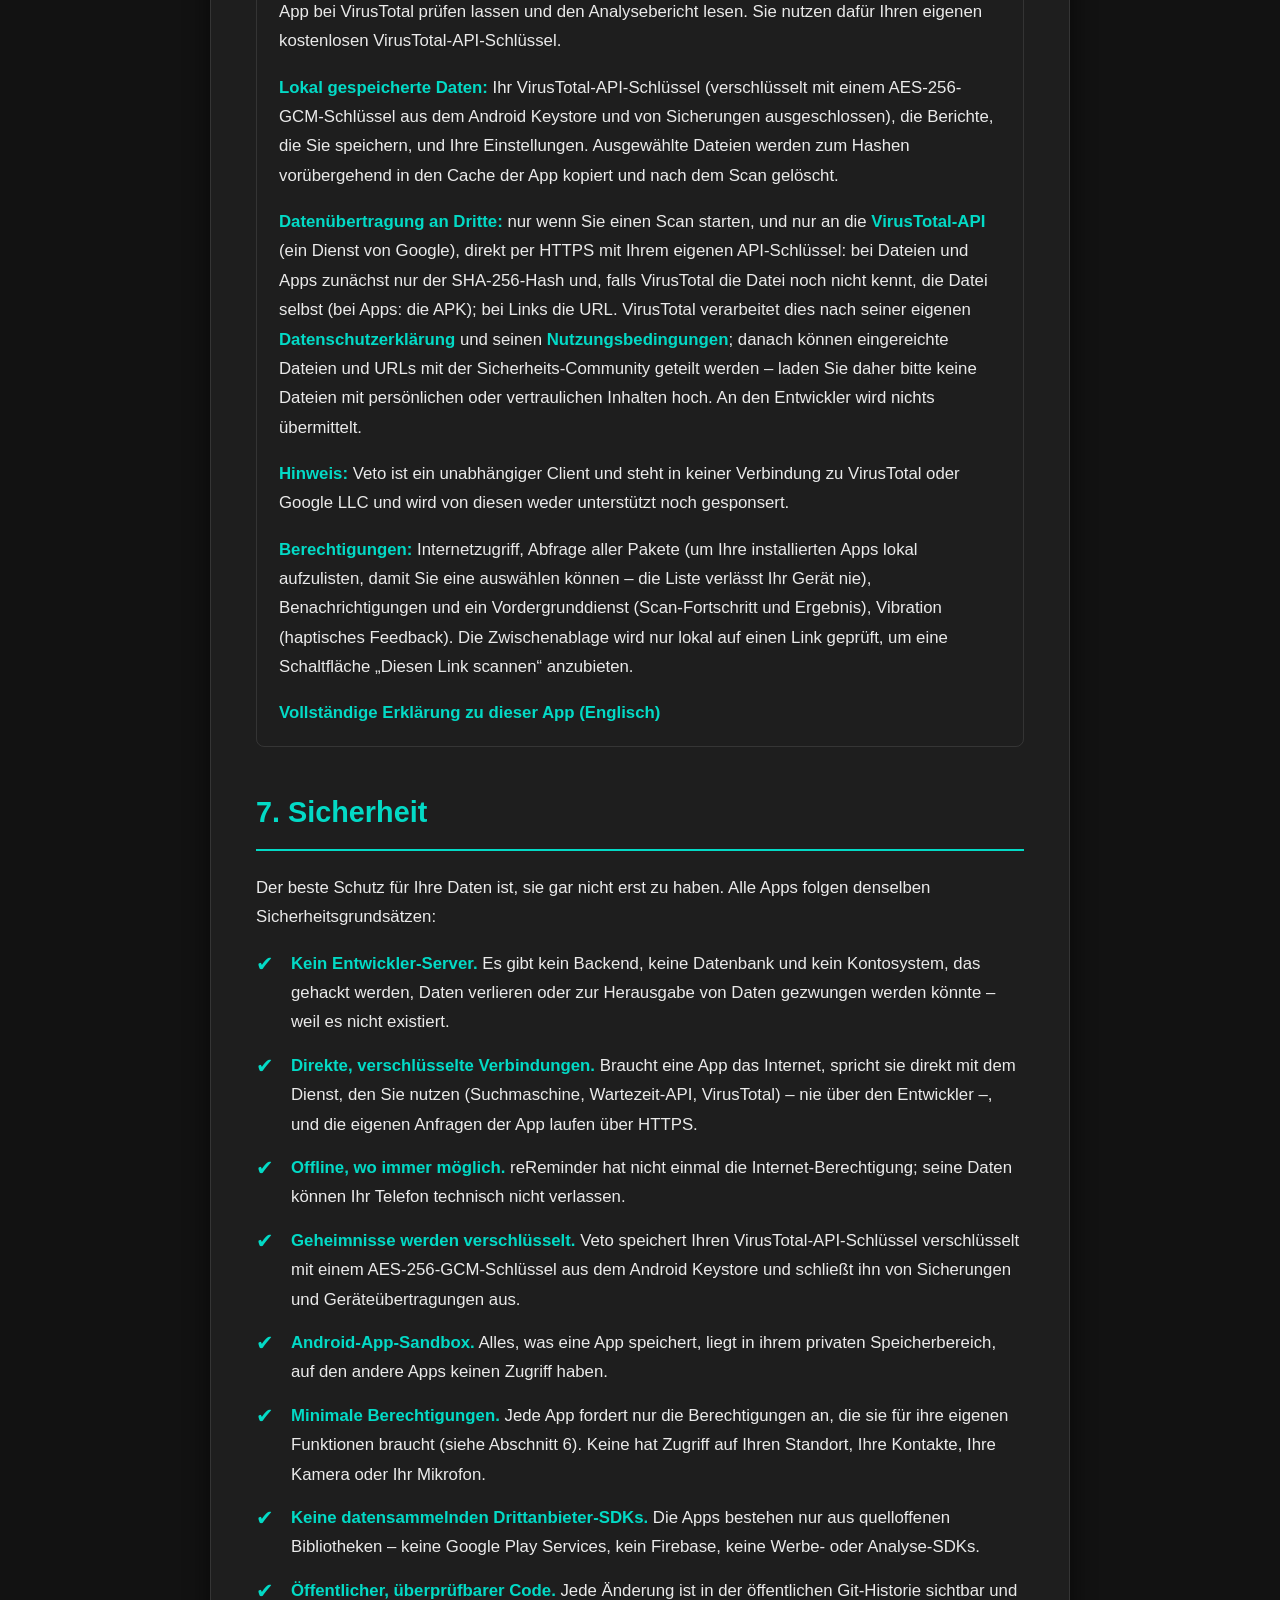
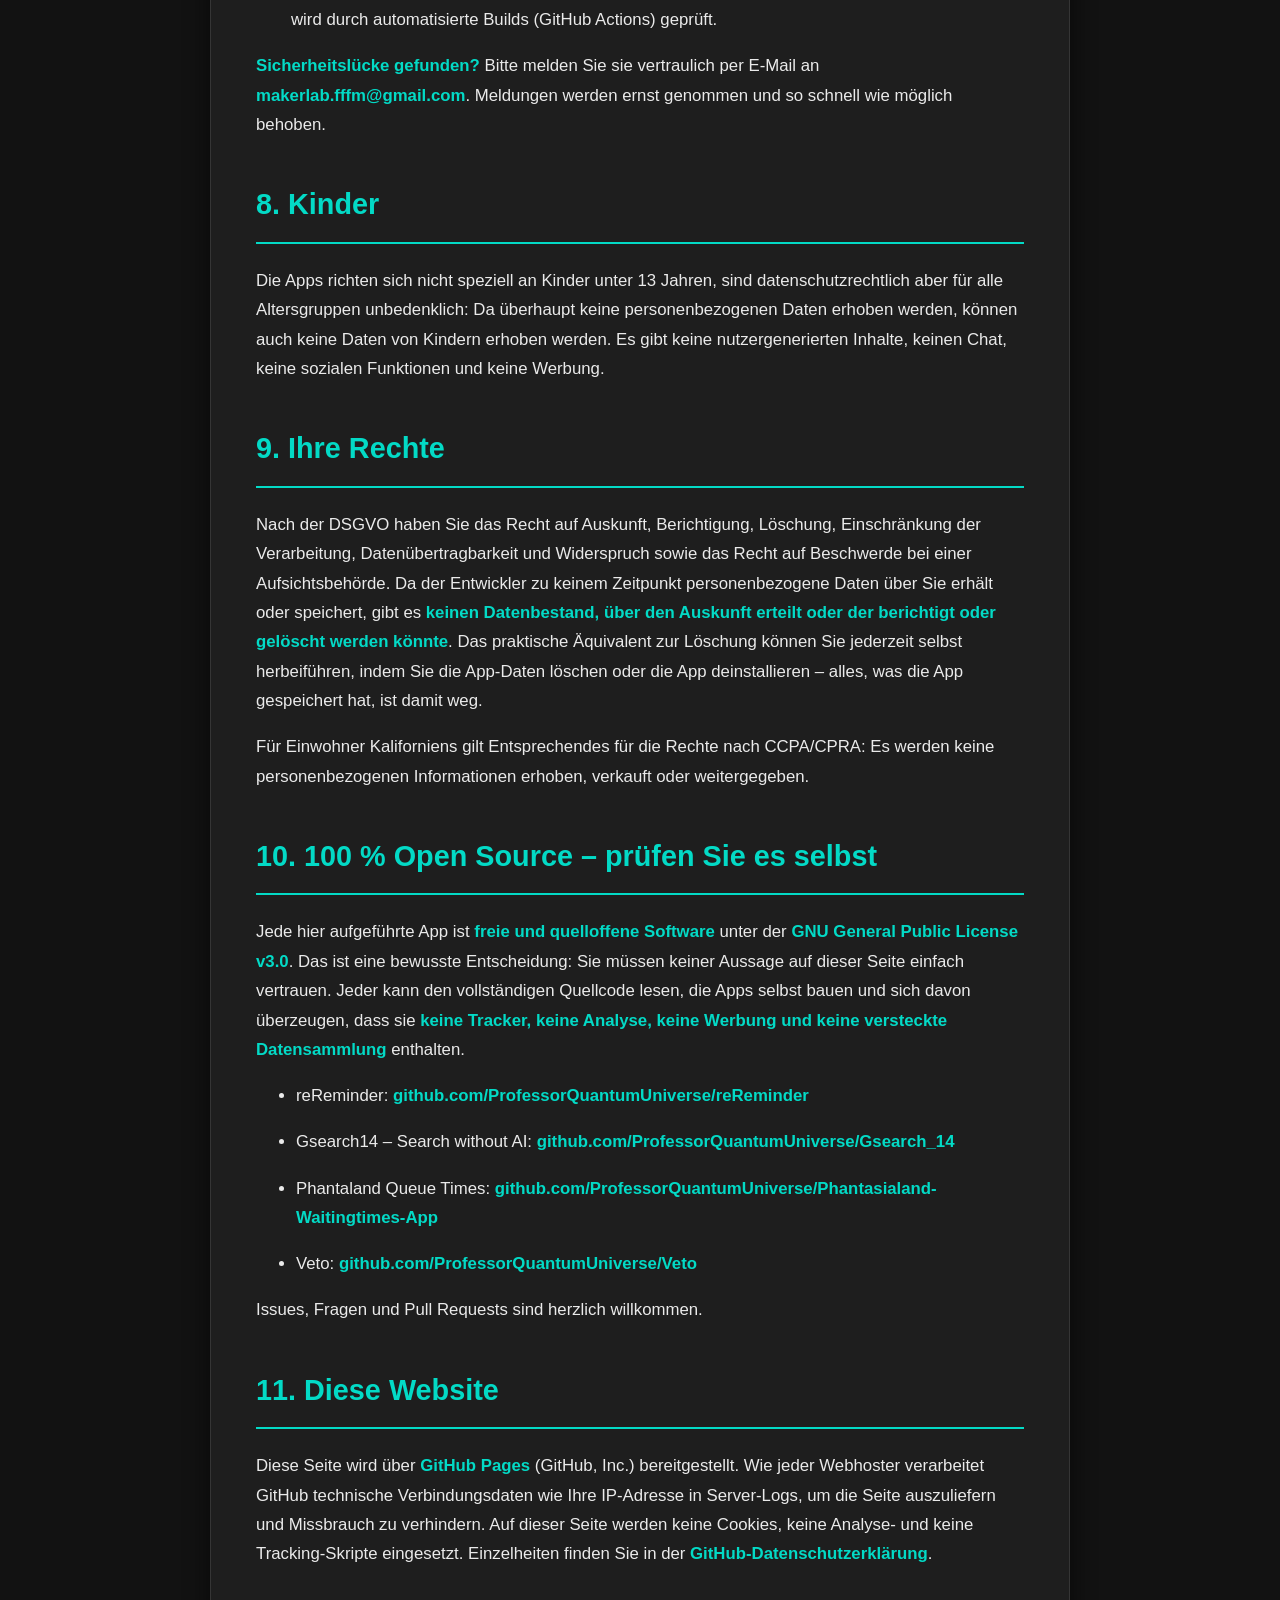
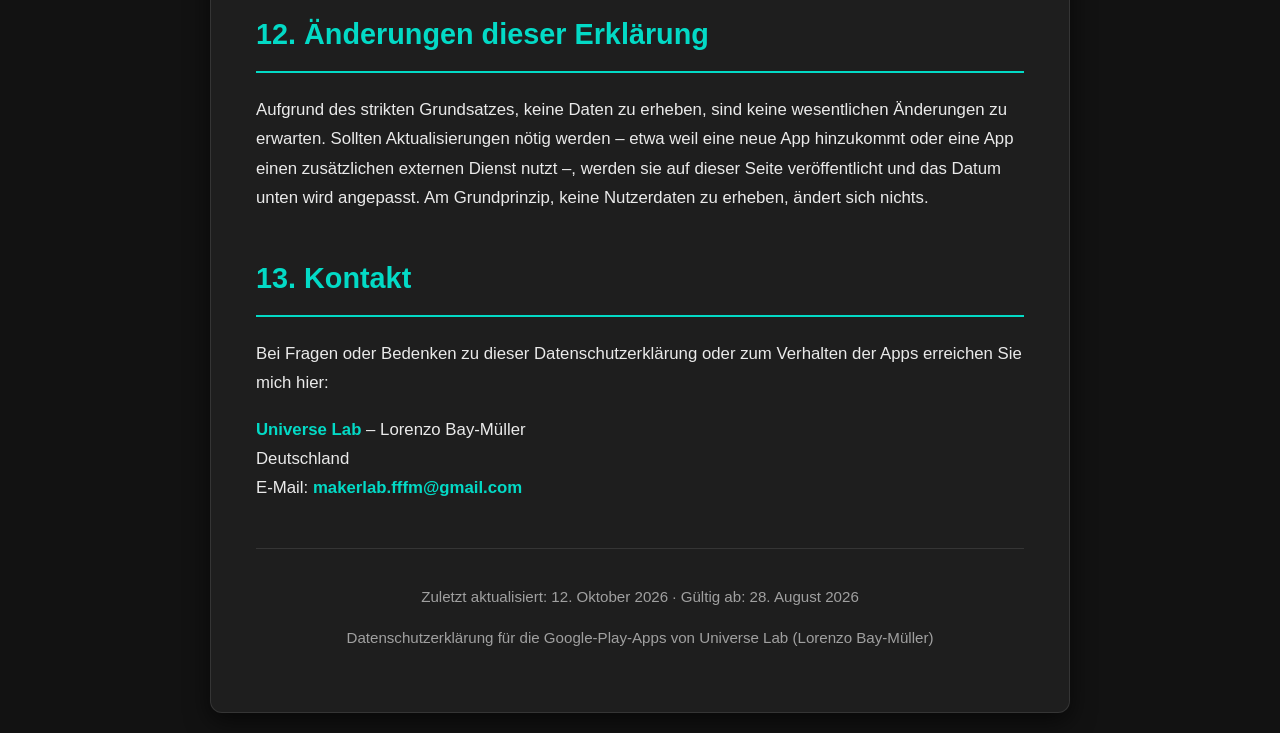
<file: de/index.html>
<!DOCTYPE html>
<html lang="de">
<head>
    <meta charset="UTF-8">
    <meta name="viewport" content="width=device-width, initial-scale=1.0">
    <title>Datenschutzerklärung – Android-Apps von Universe Lab (Lorenzo Bay-Müller)</title>
    <meta name="description" content="Offizielle Datenschutzerklärung für alle Android-Apps, die Universe Lab (Lorenzo Bay-Müller) bei Google Play veröffentlicht: reReminder, Gsearch14 – Search without AI, Phantaland Queue Times und Veto. 100 % Open Source, keine Tracker, keine Werbung.">
    <link rel="canonical" href="https://privacy.lorenzobaymueller.me/de/">
    <link rel="alternate" hreflang="en" href="https://privacy.lorenzobaymueller.me/">
    <link rel="alternate" hreflang="de" href="https://privacy.lorenzobaymueller.me/de/">
    <link rel="stylesheet" href="/assets/style.css">
</head>
<body>
    <div class="container">
        <p class="lang-switch"><a href="/">English</a> · Deutsch</p>

        <h1>Datenschutzerklärung</h1>
        <p class="intro">Die offizielle Datenschutzerklärung für alle Android-Apps, die Universe Lab bei Google Play veröffentlicht</p>

        <div class="identity">
            <p><strong>Entwicklername laut Google-Play-Eintrag:</strong> Universe Lab</p>
            <p><strong>Kontoinhaber / verantwortliches Rechtssubjekt laut Google-Play-Eintrag:</strong> Theresa de Wet Bay Mueller, Deutschland</p>
            <p><strong>Entwickler und Autor der Apps:</strong> Lorenzo Bay-Müller (GitHub: <a href="https://github.com/ProfessorQuantumUniverse">@ProfessorQuantumUniverse</a>)</p>
            <p><strong>Google-Play-Entwicklerseite:</strong> <a href="https://play.google.com/store/apps/dev?id=4730347811715684528">play.google.com/store/apps/dev?id=4730347811715684528</a></p>
            <p><strong>Kontakt-E-Mail (Support-Adresse der Play-Einträge):</strong> <a href="mailto:makerlab.fffm@gmail.com">makerlab.fffm@gmail.com</a> – der Eintrag von Veto nutzt den Alias <a href="mailto:makerlab.fffm+google-play@gmail.com">makerlab.fffm+google-play@gmail.com</a>, der im selben Postfach ankommt.</p>
            <p><strong>Verantwortlicher im Sinne des Art. 4 Abs. 7 DSGVO:</strong> Lorenzo Bay-Müller als privater, nicht-kommerzieller Entwickler hinter „Universe Lab“. Hinter den Apps steht keine Firma und keine juristische Person – es handelt sich um ein Hobbyprojekt.</p>
            <p><strong>Dieses Dokument ist die Datenschutzerklärung, auf die die Google-Play-Store-Einträge der unten genannten Apps verweisen.</strong></p>
        </div>

        <ul class="pledge">
            <li><strong>100&nbsp;% Open Source</strong>Jede App ist öffentlich unter der GPL v3 – prüfen Sie es selbst.</li>
            <li><strong>Null Tracker</strong>Keine Analyse, keine Absturzberichte, keine Telemetrie, keine Tracking-SDKs.</li>
            <li><strong>Null Werbung</strong>Keine Werbung und keine Werbe-IDs – niemals.</li>
            <li><strong>Kein Konto, kein Server</strong>Beim Entwickler kommt überhaupt nichts an.</li>
        </ul>

        <h2>1. Für welche Apps diese Erklärung gilt</h2>
        <p>
            Diese Datenschutzerklärung gilt für jede der hier aufgeführten Android-Apps. Jede App ist mit dem exakten
            Titel und der Anwendungs-ID (Paketname) aus ihrem Google-Play-Store-Eintrag benannt, damit dieses Dokument
            eindeutig dem jeweiligen Eintrag zugeordnet werden kann:
        </p>

        <div class="table-wrapper">
            <table>
                <thead>
                    <tr>
                        <th>App-Titel bei Google Play</th>
                        <th>Anwendungs-ID (Paketname)</th>
                        <th>App-spezifische Erklärung</th>
                        <th>Quellcode</th>
                    </tr>
                </thead>
                <tbody>
                    <tr>
                        <td>reReminder</td>
                        <td><code>com.olaf.rereminder</code></td>
                        <td><a href="/apps/rereminder/">Öffnen</a></td>
                        <td><a href="https://github.com/ProfessorQuantumUniverse/reReminder">GitHub</a></td>
                    </tr>
                    <tr>
                        <td>Gsearch14 – Search without AI</td>
                        <td><code>com.olafsapp.gsearch14</code></td>
                        <td><a href="/apps/gsearch14/">Öffnen</a></td>
                        <td><a href="https://github.com/ProfessorQuantumUniverse/Gsearch_14">GitHub</a></td>
                    </tr>
                    <tr>
                        <td>Phantaland Queue Times</td>
                        <td><code>com.quantum_prof.phantalandwaittimes</code></td>
                        <td><a href="/apps/phantaland-queue-times/">Öffnen</a></td>
                        <td><a href="https://github.com/ProfessorQuantumUniverse/Phantasialand-Waitingtimes-App">GitHub</a></td>
                    </tr>
                    <tr>
                        <td>Veto</td>
                        <td><code>com.quantum_prof.vtscansuite</code></td>
                        <td><a href="/apps/veto/">Öffnen</a></td>
                        <td><a href="https://github.com/ProfessorQuantumUniverse/Veto">GitHub</a></td>
                    </tr>
                </tbody>
            </table>
        </div>

        <p>
            Alle diese Apps erscheinen bei Google Play unter dem Entwicklernamen <strong>Universe Lab</strong> und werden
            von <strong>Lorenzo Bay-Müller</strong> als <strong>100&nbsp;% freie und quelloffene Software (FOSS)</strong>
            unter der GNU GPL v3 entwickelt. Wird eine
            weitere App unter demselben Entwicklerkonto veröffentlicht, wird sie in die obige Tabelle aufgenommen und ist
            ab diesem Zeitpunkt von dieser Erklärung abgedeckt.
        </p>

        <h2>2. Das Grundprinzip: keine Datenerhebung</h2>
        <p>
            Datenschutz ist bei diesen Apps kein Beiwerk, sondern das Grundprinzip. Der Schutz Ihrer personenbezogenen
            Daten wird dadurch erreicht, dass sie <strong class="highlight">gar nicht erst erhoben werden</strong>.
        </p>
        <p class="callout">
            Keine der oben genannten Apps erhebt, speichert, teilt oder überträgt <span class="highlight">irgendwelche</span>
            personenbezogenen oder sensiblen Nutzerdaten an den Entwickler.
        </p>
        <p>
            Der Entwickler betreibt keine Server, keine Nutzerkonten, keine Datenbanken und kein Backend. Es gibt daher
            keinen Ort, an dem personenbezogene Daten über Sie gespeichert werden könnten. Ihre Nutzung dieser Apps ist
            für den Entwickler vollständig anonym. Um es unmissverständlich zu sagen – folgende Daten werden
            <strong class="highlight">NICHT</strong> erhoben:
        </p>
        <ul class="no-data-list">
            <li>Ihr Name, Ihre E-Mail-Adresse, Telefonnummer oder sonstige Kontaktdaten.</li>
            <li>Eindeutige Gerätekennungen (Geräte-ID, Werbe-ID, IMEI usw.).</li>
            <li>Ihr genauer oder ungefährer Standort.</li>
            <li>Ihre Kontakte, Kalender, Nachrichten oder Anrufprotokolle.</li>
            <li>Ihre Fotos, Videos, Audiodateien oder sonstige Dateien auf Ihrem Gerät.</li>
            <li>Die Liste der auf Ihrem Gerät installierten Apps, Ihre Zwischenablage oder Ihr Such- und Scanverlauf.</li>
            <li>Nutzungsanalysen, Verhaltensprofile, Absturzberichte oder Telemetrie jeglicher Art.</li>
            <li>Zahlungs- oder Finanzdaten – die Apps enthalten keine Käufe und keine Abonnements.</li>
        </ul>
        <p>
            Das entspricht der Angabe im Abschnitt „Datensicherheit“ jeder gelisteten App bei Google Play:
            <em>keine Daten erhoben, keine Daten an Dritte weitergegeben</em>.
        </p>

        <h2>3. Daten, die auf Ihrem Gerät bleiben</h2>
        <p>
            Manche Apps müssen sich Dinge merken, um überhaupt zu funktionieren – etwa Ihre Erinnerungen in reReminder,
            Ihren Suchverlauf in Gsearch14 oder Ihren verschlüsselten VirusTotal-API-Schlüssel und gespeicherte Berichte
            in Veto. Diese Informationen werden
            <strong class="highlight">ausschließlich im privaten Speicherbereich der App auf Ihrem eigenen Gerät</strong>
            über die Standardmechanismen von Android abgelegt. Sie werden:
        </p>
        <ul>
            <li>niemals an den Entwickler übertragen;</li>
            <li>niemals an Dritte übertragen;</li>
            <li>anderen Apps auf Ihrem Gerät nicht zugänglich gemacht;</li>
            <li>vollständig gelöscht, sobald Sie die App-Daten löschen oder die App deinstallieren.</li>
        </ul>
        <p>
            Datenschutzrechtlich werden diese lokal gespeicherten Inhalte vom Entwickler nicht „verarbeitet“, da er
            zu keinem Zeitpunkt Zugriff darauf hat. Haben Sie die Android-eigene Gerätesicherung aktiviert, kann Android
            App-Daten in <em>Ihre</em> persönliche Sicherung aufnehmen; das steuern Sie und Ihr Backup-Anbieter, nicht der
            Entwickler. Veto schließt Ihren API-Schlüssel ausdrücklich von jeder Sicherung aus.
        </p>

        <h2>4. Internetverbindungen und Dritte</h2>
        <p>
            Einige Apps müssen für ihre Kernfunktion einen externen Dienst kontaktieren – etwa um aktuelle Wartezeiten
            abzurufen, Suchergebnisse anzuzeigen oder eine Datei mit VirusTotal zu prüfen. Dabei werden keine Daten an den Entwickler gesendet, es entsteht
            aber eine direkte Verbindung zwischen Ihrem Gerät und diesem externen Dienst. Wie bei jeder Anfrage im
            Internet erhält der Betreiber dieses Dienstes dabei zwangsläufig technische Verbindungsdaten wie Ihre
            <strong>IP-Adresse</strong>, den Zeitpunkt der Anfrage und Ihren User-Agent sowie gegebenenfalls den Inhalt
            Ihrer Anfrage (zum Beispiel einen eingegebenen Suchbegriff). Diese Daten verarbeitet der jeweilige Anbieter
            nach <strong>seiner eigenen Datenschutzerklärung</strong>, auf die der Entwickler keinen Einfluss hat.
        </p>
        <p>
            Welche Dienste die einzelnen Apps konkret nutzen, steht in Abschnitt 6 und auf den app-spezifischen Seiten.
            Darüber hinaus enthalten die Apps:
        </p>
        <ul>
            <li><strong>keine Werbenetzwerke</strong> und keine Werbung;</li>
            <li><strong>keine Analyse- oder Tracking-SDKs</strong> (kein Firebase Analytics, kein Google Analytics, kein Crashlytics, keine Attributions-SDKs);</li>
            <li><strong>keine Absturzberichte und keine Telemetrie</strong> – die Apps „telefonieren nie nach Hause“;</li>
            <li><strong>keine Social-Media-SDKs</strong>;</li>
            <li><strong>keine In-App-Käufe</strong> und keine Zahlungsabwicklung.</li>
        </ul>
        <p>
            Die Vertriebsplattform selbst (Google Play) erhebt unabhängig von diesen Apps Daten über Downloads und
            Updates. Diese Verarbeitung richtet sich nach der
            <a href="https://policies.google.com/privacy">Google-Datenschutzerklärung</a>.
        </p>

        <h2>5. Berechtigungen</h2>
        <p>
            Eine App fordert nur die Android-Berechtigungen an, die sie für ihre eigene Funktion benötigt. Eine
            Berechtigung wird niemals dazu genutzt, Informationen für den Entwickler zu sammeln. Alle über eine
            Berechtigung zugänglichen Daten bleiben <strong class="highlight">ausschließlich auf Ihrem Gerät</strong> und
            werden lokal und nur für den unmittelbaren Zweck der gerade genutzten Funktion verarbeitet. Die tatsächlich
            genutzten Berechtigungen sind je App in Abschnitt 6 aufgeführt.
        </p>

        <h2>6. Angaben zu den einzelnen Apps</h2>

        <div class="app-block">
            <h3>reReminder – <code>com.olaf.rereminder</code></h3>
            <p><strong>Zweck:</strong> eine Erinnerungs-App, die wiederholt an gesunde Gewohnheiten erinnert (Wasser trinken, Pausen machen, Medikamente einnehmen, sich bewegen).</p>
            <p><strong>Lokal gespeicherte Daten:</strong> die von Ihnen angelegten Erinnerungen (Titel, Intervall, Zeitplan) und Ihre App-Einstellungen.</p>
            <p><strong>Datenübertragung:</strong> keine. Die App arbeitet zu 100&nbsp;% offline und fordert nicht einmal die Internet-Berechtigung an – sie kann technisch gar keine Daten versenden.</p>
            <p><strong>Berechtigungen:</strong> Benachrichtigungen (zum Anzeigen der Erinnerungen), exakte Alarme (damit eine Erinnerung pünktlich auslöst), Start nach dem Neustart des Geräts (damit Ihre Erinnerungen einen Neustart überstehen), Vollbild-Benachrichtigungen, Vibration, Wakelock und ein Vordergrunddienst (für Erinnerungen im Wecker-Stil) sowie eine Anfrage zum Ignorieren der Akkuoptimierung, die Sie selbst bestätigen.</p>
            <p><a href="/apps/rereminder/">Vollständige Erklärung zu dieser App</a></p>
        </div>

        <div class="app-block">
            <h3>Gsearch14 – Search without AI – <code>com.olafsapp.gsearch14</code></h3>
            <p><strong>Zweck:</strong> ein unabhängiges Hilfsprogramm eines Drittanbieters, das Ihre Suchanfrage so anpasst, dass Websuchergebnisse als schlichte Linkliste statt als KI-generierte Zusammenfassung erscheinen, und diese in einem integrierten Browser öffnet.</p>
            <p><strong>Lokal gespeicherte Daten:</strong> Ihre App-Einstellungen (zum Beispiel Suchmaschine und Design), Ihr Suchverlauf und Ihre Lesezeichen sowie Cookies und Cache des integrierten Browsers. Diese Daten verlassen Ihr Gerät nicht (Cookies gehen nur an die Website zurück, die sie gesetzt hat) und werden beim Löschen der App-Daten oder beim Deinstallieren entfernt. Ein Inkognito-Modus und das Blockieren von Cookies stehen in den Einstellungen zur Verfügung.</p>
            <p><strong>Datenübertragung an Dritte:</strong> Der eingegebene Suchbegriff wird an die <strong>von Ihnen gewählte Suchmaschine</strong> (Google Suche, Marginalia Search oder Wikipedia) übermittelt, um Ergebnisse zu liefern – genau wie in jedem Browser. Sind Suchvorschläge eingeschaltet, wird der bisher getippte Text an den Vorschlagsdienst dieser Suchmaschine gesendet (bei Marginalia: DuckDuckGo). Beim Öffnen eines Ergebnisses kontaktiert Ihr Gerät die <strong>ausgewählte Website</strong>. Diese Anbieter erhalten Ihre IP-Adresse und die üblichen technischen Anfragedaten und verarbeiten sie nach ihren eigenen Datenschutzerklärungen – etwa der <a href="https://policies.google.com/privacy">Google-Datenschutzerklärung</a>. An den Entwickler wird nichts übermittelt.</p>
            <p><strong>Hinweis:</strong> Gsearch14 ist ein unabhängiges Hilfsprogramm und steht in keiner Verbindung zu Google LLC, wird von Google weder unterstützt noch gesponsert.</p>
            <p><strong>Berechtigungen:</strong> Internetzugriff und Netzwerkstatus.</p>
            <p><a href="/apps/gsearch14/">Vollständige Erklärung zu dieser App</a></p>
        </div>

        <div class="app-block">
            <h3>Phantaland Queue Times – <code>com.quantum_prof.phantalandwaittimes</code></h3>
            <p><strong>Zweck:</strong> eine inoffizielle App, die die aktuellen Wartezeiten der Attraktionen im Freizeitpark Phantasialand anzeigt.</p>
            <p><strong>Lokal gespeicherte Daten:</strong> Ihre App-Einstellungen (zum Beispiel Filter und Sortierung), die von Ihnen eingerichteten Wartezeit-Alarme und gegebenenfalls ein kurzlebiger Zwischenspeicher der Wartezeitdaten.</p>
            <p><strong>Datenübertragung an Dritte:</strong> Zur Anzeige der Wartezeiten ruft die App diese von der <strong>öffentlich zugänglichen Wartezeit-API von <a href="https://www.wartezeiten.app/">wartezeiten.app</a></strong> ab; solange ein Alarm aktiv ist, wird diese Abfrage im Hintergrund wiederholt, damit die App Sie lokal benachrichtigen kann. Die Anfrage enthält keine personenbezogenen Daten und keine Kennung von Ihnen; sie ist eine schlichte Abfrage öffentlicher Parkdaten. Der API-Betreiber erhält die in Abschnitt 4 beschriebenen technischen Verbindungsdaten (insbesondere Ihre IP-Adresse) und verarbeitet sie nach seiner eigenen Datenschutzerklärung. An den Entwickler wird nichts übermittelt.</p>
            <p><strong>Hinweis:</strong> Dies ist eine inoffizielle App. Sie steht in keiner Verbindung zum Phantasialand und wird von diesem weder unterstützt noch gesponsert.</p>
            <p><strong>Berechtigungen:</strong> Internetzugriff und (optional) Benachrichtigungen für Wartezeit-Alarme.</p>
            <p><a href="/apps/phantaland-queue-times/">Vollständige Erklärung zu dieser App</a></p>
        </div>

        <div class="app-block">
            <h3>Veto – <code>com.quantum_prof.vtscansuite</code></h3>
            <p><strong>Zweck:</strong> ein quelloffener VirusTotal-Client. Sie können eine Datei, einen Link oder eine installierte App bei VirusTotal prüfen lassen und den Analysebericht lesen. Sie nutzen dafür Ihren eigenen kostenlosen VirusTotal-API-Schlüssel.</p>
            <p><strong>Lokal gespeicherte Daten:</strong> Ihr VirusTotal-API-Schlüssel (verschlüsselt mit einem AES-256-GCM-Schlüssel aus dem Android Keystore und von Sicherungen ausgeschlossen), die Berichte, die Sie speichern, und Ihre Einstellungen. Ausgewählte Dateien werden zum Hashen vorübergehend in den Cache der App kopiert und nach dem Scan gelöscht.</p>
            <p><strong>Datenübertragung an Dritte:</strong> nur wenn Sie einen Scan starten, und nur an die <strong>VirusTotal-API</strong> (ein Dienst von Google), direkt per HTTPS mit Ihrem eigenen API-Schlüssel: bei Dateien und Apps zunächst nur der SHA-256-Hash und, falls VirusTotal die Datei noch nicht kennt, die Datei selbst (bei Apps: die APK); bei Links die URL. VirusTotal verarbeitet dies nach seiner eigenen <a href="https://docs.virustotal.com/docs/privacy-policy">Datenschutzerklärung</a> und seinen <a href="https://docs.virustotal.com/docs/terms-of-service">Nutzungsbedingungen</a>; danach können eingereichte Dateien und URLs mit der Sicherheits-Community geteilt werden – laden Sie daher bitte keine Dateien mit persönlichen oder vertraulichen Inhalten hoch. An den Entwickler wird nichts übermittelt.</p>
            <p><strong>Hinweis:</strong> Veto ist ein unabhängiger Client und steht in keiner Verbindung zu VirusTotal oder Google LLC und wird von diesen weder unterstützt noch gesponsert.</p>
            <p><strong>Berechtigungen:</strong> Internetzugriff, Abfrage aller Pakete (um Ihre installierten Apps lokal aufzulisten, damit Sie eine auswählen können – die Liste verlässt Ihr Gerät nie), Benachrichtigungen und ein Vordergrunddienst (Scan-Fortschritt und Ergebnis), Vibration (haptisches Feedback). Die Zwischenablage wird nur lokal auf einen Link geprüft, um eine Schaltfläche „Diesen Link scannen“ anzubieten.</p>
            <p><a href="/apps/veto/">Vollständige Erklärung zu dieser App (Englisch)</a></p>
        </div>

        <h2>7. Sicherheit</h2>
        <p>
            Der beste Schutz für Ihre Daten ist, sie gar nicht erst zu haben. Alle Apps folgen denselben
            Sicherheitsgrundsätzen:
        </p>
        <ul class="check-list">
            <li><strong>Kein Entwickler-Server.</strong> Es gibt kein Backend, keine Datenbank und kein Kontosystem, das
                gehackt werden, Daten verlieren oder zur Herausgabe von Daten gezwungen werden könnte – weil es nicht
                existiert.</li>
            <li><strong>Direkte, verschlüsselte Verbindungen.</strong> Braucht eine App das Internet, spricht sie direkt
                mit dem Dienst, den Sie nutzen (Suchmaschine, Wartezeit-API, VirusTotal) – nie über den Entwickler –, und
                die eigenen Anfragen der App laufen über HTTPS.</li>
            <li><strong>Offline, wo immer möglich.</strong> reReminder hat nicht einmal die Internet-Berechtigung; seine
                Daten können Ihr Telefon technisch nicht verlassen.</li>
            <li><strong>Geheimnisse werden verschlüsselt.</strong> Veto speichert Ihren VirusTotal-API-Schlüssel
                verschlüsselt mit einem AES-256-GCM-Schlüssel aus dem Android Keystore und schließt ihn von Sicherungen
                und Geräteübertragungen aus.</li>
            <li><strong>Android-App-Sandbox.</strong> Alles, was eine App speichert, liegt in ihrem privaten
                Speicherbereich, auf den andere Apps keinen Zugriff haben.</li>
            <li><strong>Minimale Berechtigungen.</strong> Jede App fordert nur die Berechtigungen an, die sie für ihre
                eigenen Funktionen braucht (siehe Abschnitt 6). Keine hat Zugriff auf Ihren Standort, Ihre Kontakte, Ihre
                Kamera oder Ihr Mikrofon.</li>
            <li><strong>Keine datensammelnden Drittanbieter-SDKs.</strong> Die Apps bestehen nur aus quelloffenen
                Bibliotheken – keine Google Play Services, kein Firebase, keine Werbe- oder Analyse-SDKs.</li>
            <li><strong>Öffentlicher, überprüfbarer Code.</strong> Jede Änderung ist in der öffentlichen Git-Historie
                sichtbar und wird durch automatisierte Builds (GitHub Actions) geprüft.</li>
        </ul>
        <p>
            <strong>Sicherheitslücke gefunden?</strong> Bitte melden Sie sie vertraulich per E-Mail an
            <a href="mailto:makerlab.fffm@gmail.com">makerlab.fffm@gmail.com</a>. Meldungen werden ernst genommen und so
            schnell wie möglich behoben.
        </p>

        <h2>8. Kinder</h2>
        <p>
            Die Apps richten sich nicht speziell an Kinder unter 13 Jahren, sind datenschutzrechtlich aber für alle
            Altersgruppen unbedenklich: Da überhaupt keine personenbezogenen Daten erhoben werden, können auch keine
            Daten von Kindern erhoben werden. Es gibt keine nutzergenerierten Inhalte, keinen Chat, keine sozialen
            Funktionen und keine Werbung.
        </p>

        <h2>9. Ihre Rechte</h2>
        <p>
            Nach der DSGVO haben Sie das Recht auf Auskunft, Berichtigung, Löschung, Einschränkung der Verarbeitung,
            Datenübertragbarkeit und Widerspruch sowie das Recht auf Beschwerde bei einer Aufsichtsbehörde. Da der
            Entwickler zu keinem Zeitpunkt personenbezogene Daten über Sie erhält oder speichert, gibt es
            <strong>keinen Datenbestand, über den Auskunft erteilt oder der berichtigt oder gelöscht werden könnte</strong>.
            Das praktische Äquivalent zur Löschung können Sie jederzeit selbst herbeiführen, indem Sie die App-Daten
            löschen oder die App deinstallieren – alles, was die App gespeichert hat, ist damit weg.
        </p>
        <p>
            Für Einwohner Kaliforniens gilt Entsprechendes für die Rechte nach CCPA/CPRA: Es werden keine
            personenbezogenen Informationen erhoben, verkauft oder weitergegeben.
        </p>

        <h2>10. 100&nbsp;% Open Source – prüfen Sie es selbst</h2>
        <p>
            Jede hier aufgeführte App ist <strong>freie und quelloffene Software</strong> unter der
            <strong>GNU General Public License v3.0</strong>. Das ist eine bewusste Entscheidung: Sie müssen keiner
            Aussage auf dieser Seite einfach vertrauen. Jeder kann den vollständigen Quellcode lesen, die Apps selbst
            bauen und sich davon überzeugen, dass sie <strong class="highlight">keine Tracker, keine Analyse, keine
            Werbung und keine versteckte Datensammlung</strong> enthalten.
        </p>
        <ul>
            <li>reReminder: <a href="https://github.com/ProfessorQuantumUniverse/reReminder">github.com/ProfessorQuantumUniverse/reReminder</a></li>
            <li>Gsearch14 – Search without AI: <a href="https://github.com/ProfessorQuantumUniverse/Gsearch_14">github.com/ProfessorQuantumUniverse/Gsearch_14</a></li>
            <li>Phantaland Queue Times: <a href="https://github.com/ProfessorQuantumUniverse/Phantasialand-Waitingtimes-App">github.com/ProfessorQuantumUniverse/Phantasialand-Waitingtimes-App</a></li>
            <li>Veto: <a href="https://github.com/ProfessorQuantumUniverse/Veto">github.com/ProfessorQuantumUniverse/Veto</a></li>
        </ul>
        <p>Issues, Fragen und Pull Requests sind herzlich willkommen.</p>

        <h2>11. Diese Website</h2>
        <p>
            Diese Seite wird über <strong>GitHub Pages</strong> (GitHub, Inc.) bereitgestellt. Wie jeder Webhoster
            verarbeitet GitHub technische Verbindungsdaten wie Ihre IP-Adresse in Server-Logs, um die Seite auszuliefern
            und Missbrauch zu verhindern. Auf dieser Seite werden keine Cookies, keine Analyse- und keine
            Tracking-Skripte eingesetzt. Einzelheiten finden Sie in der
            <a href="https://docs.github.com/de/site-policy/privacy-policies/github-general-privacy-statement">GitHub-Datenschutzerklärung</a>.
        </p>

        <h2>12. Änderungen dieser Erklärung</h2>
        <p>
            Aufgrund des strikten Grundsatzes, keine Daten zu erheben, sind keine wesentlichen Änderungen zu erwarten.
            Sollten Aktualisierungen nötig werden – etwa weil eine neue App hinzukommt oder eine App einen zusätzlichen
            externen Dienst nutzt –, werden sie auf dieser Seite veröffentlicht und das Datum unten wird angepasst. Am
            Grundprinzip, keine Nutzerdaten zu erheben, ändert sich nichts.
        </p>

        <h2>13. Kontakt</h2>
        <p>
            Bei Fragen oder Bedenken zu dieser Datenschutzerklärung oder zum Verhalten der Apps erreichen Sie mich hier:
        </p>
        <p>
            <strong>Universe Lab</strong> – Lorenzo Bay-Müller<br>
            Deutschland<br>
            E-Mail: <a href="mailto:makerlab.fffm@gmail.com">makerlab.fffm@gmail.com</a>
        </p>

        <div class="footer">
            <p>Zuletzt aktualisiert: 12. Oktober 2026 · Gültig ab: 28. August 2026</p>
            <p>Datenschutzerklärung für die Google-Play-Apps von Universe Lab (Lorenzo Bay-Müller)</p>
        </div>
    </div>
</body>
</html>
</file>
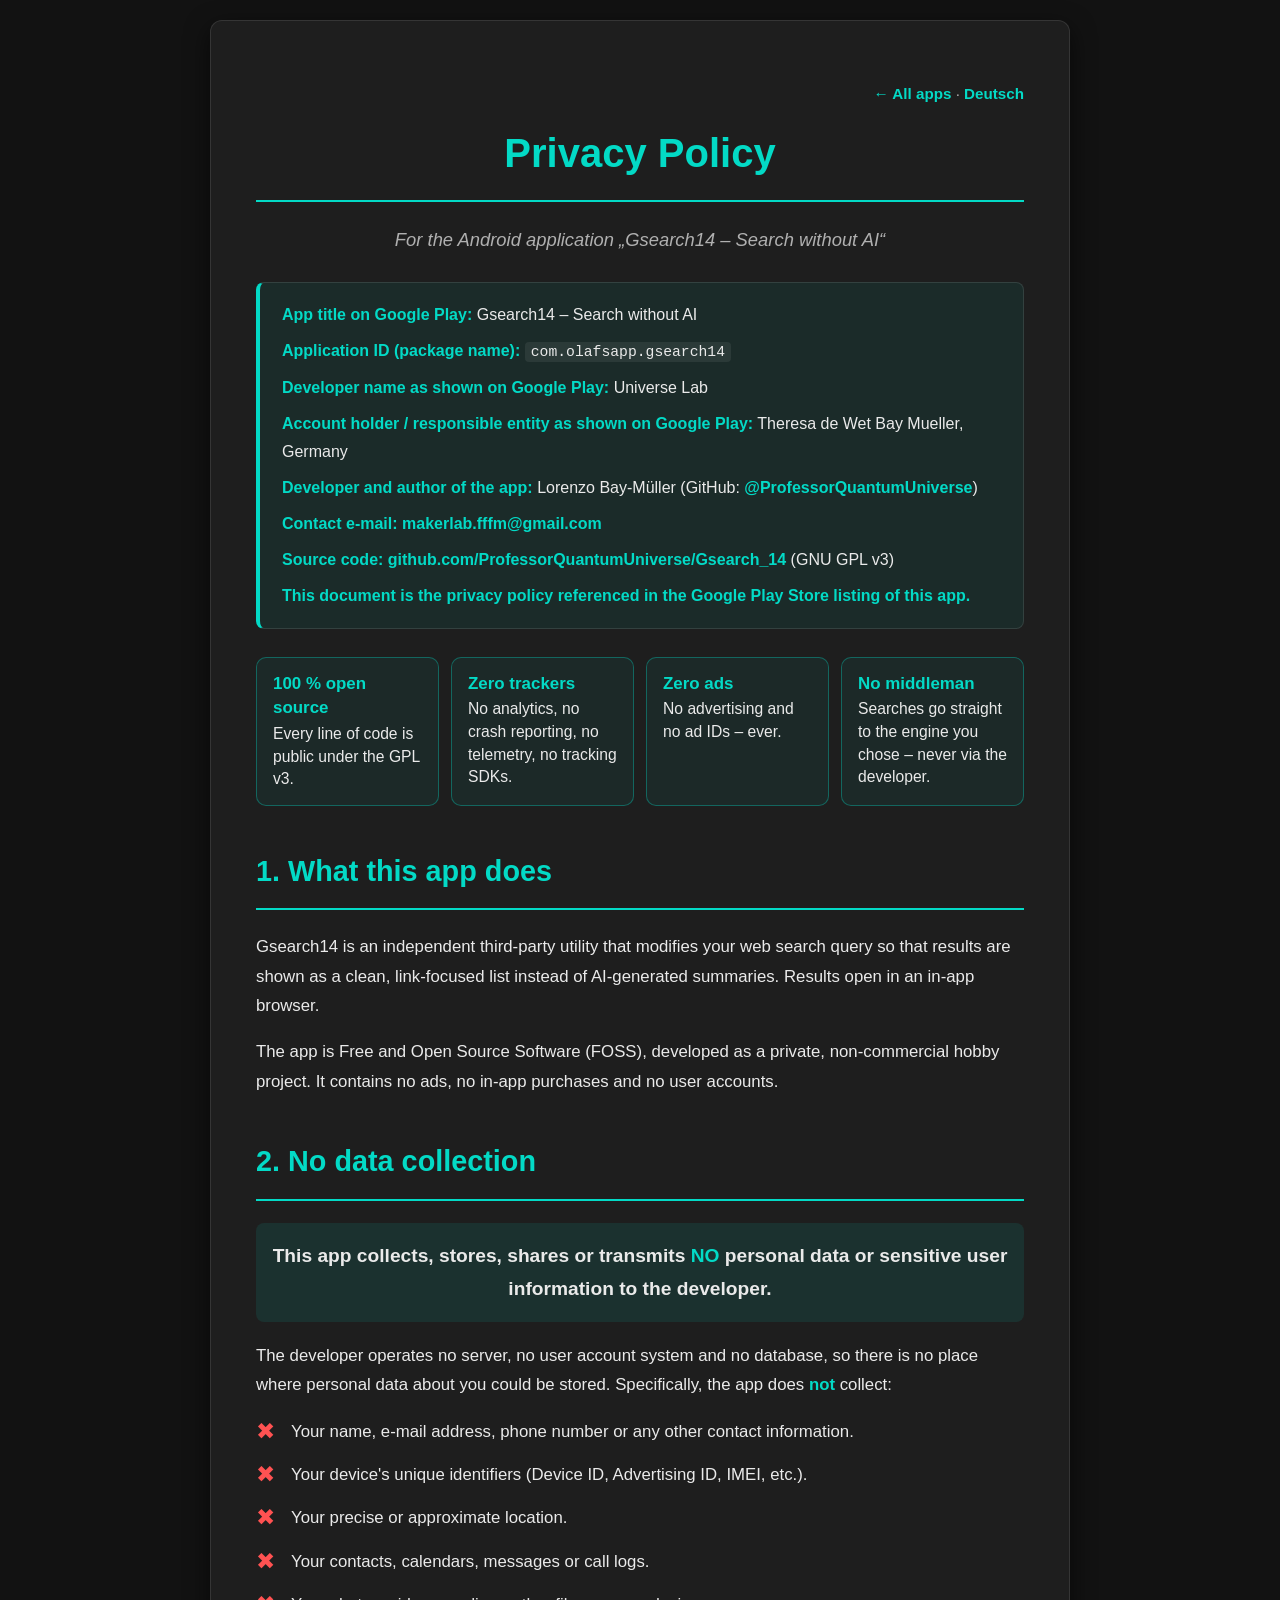
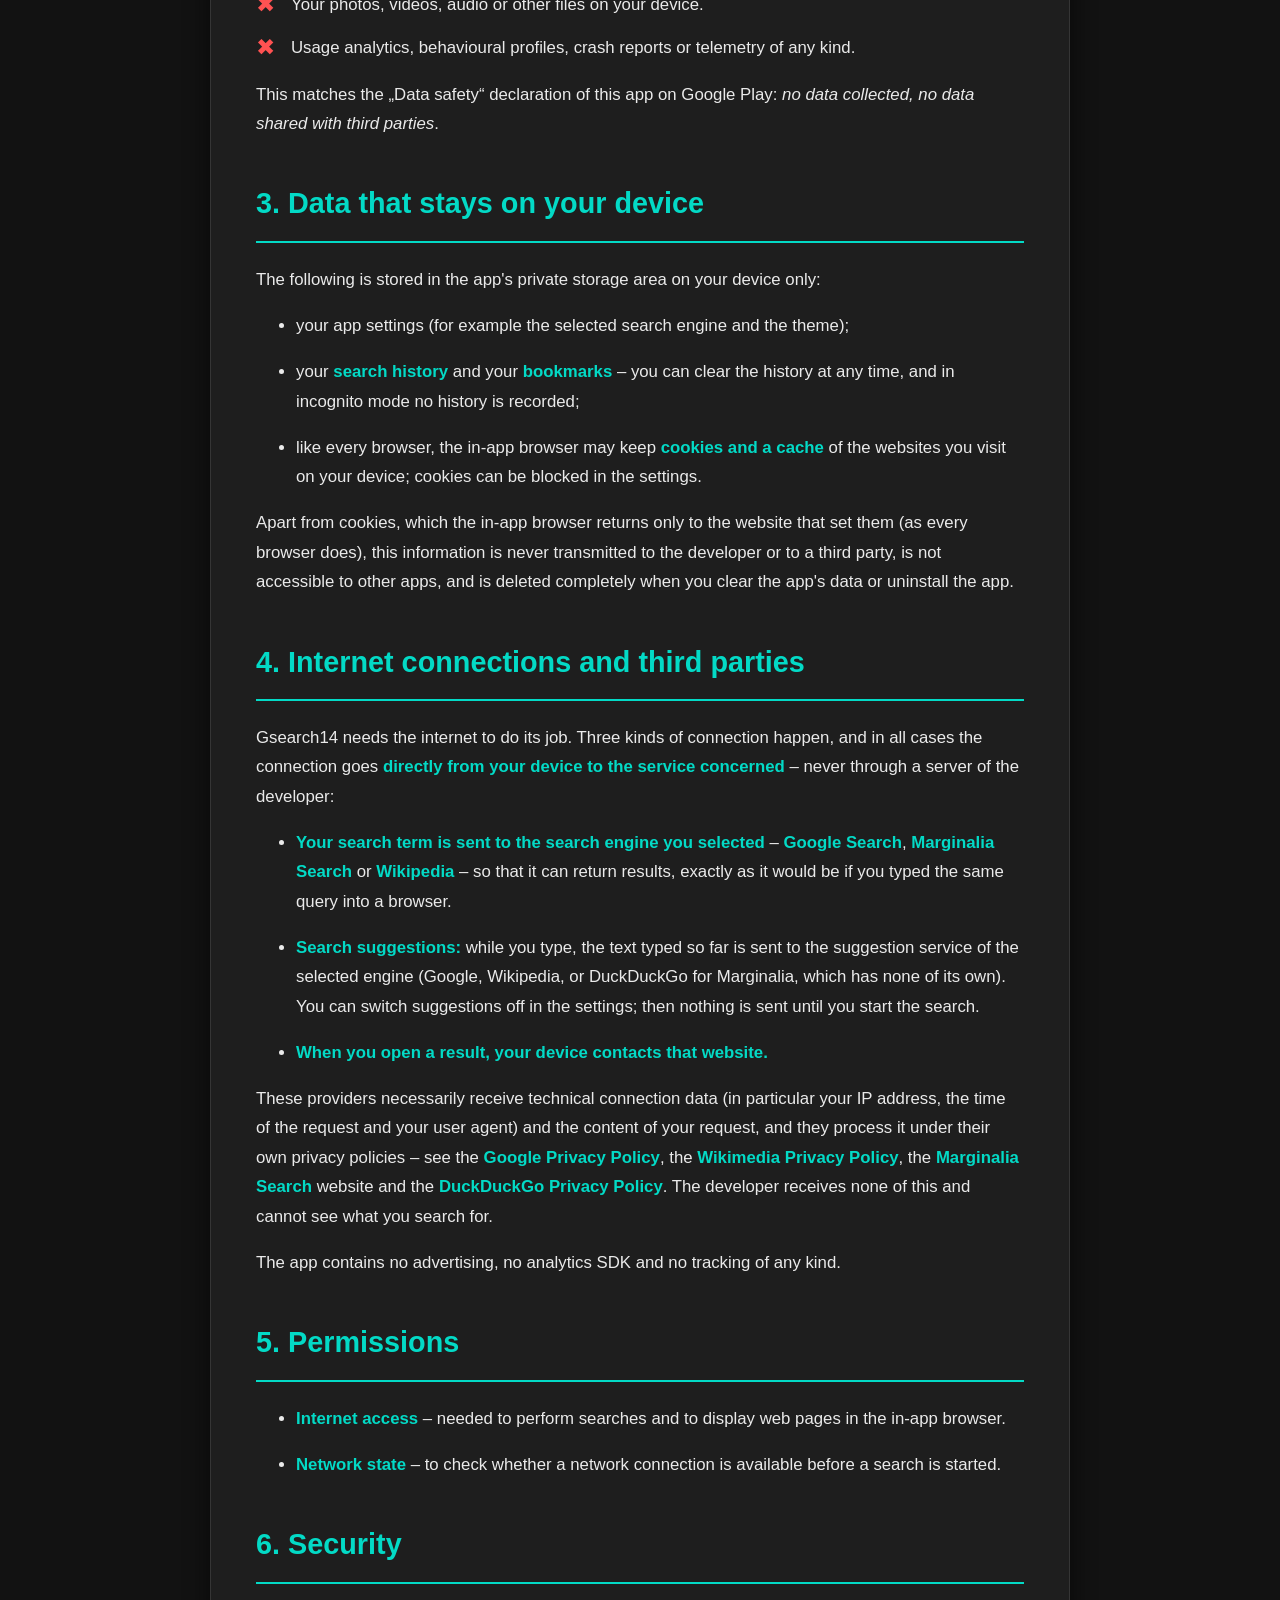
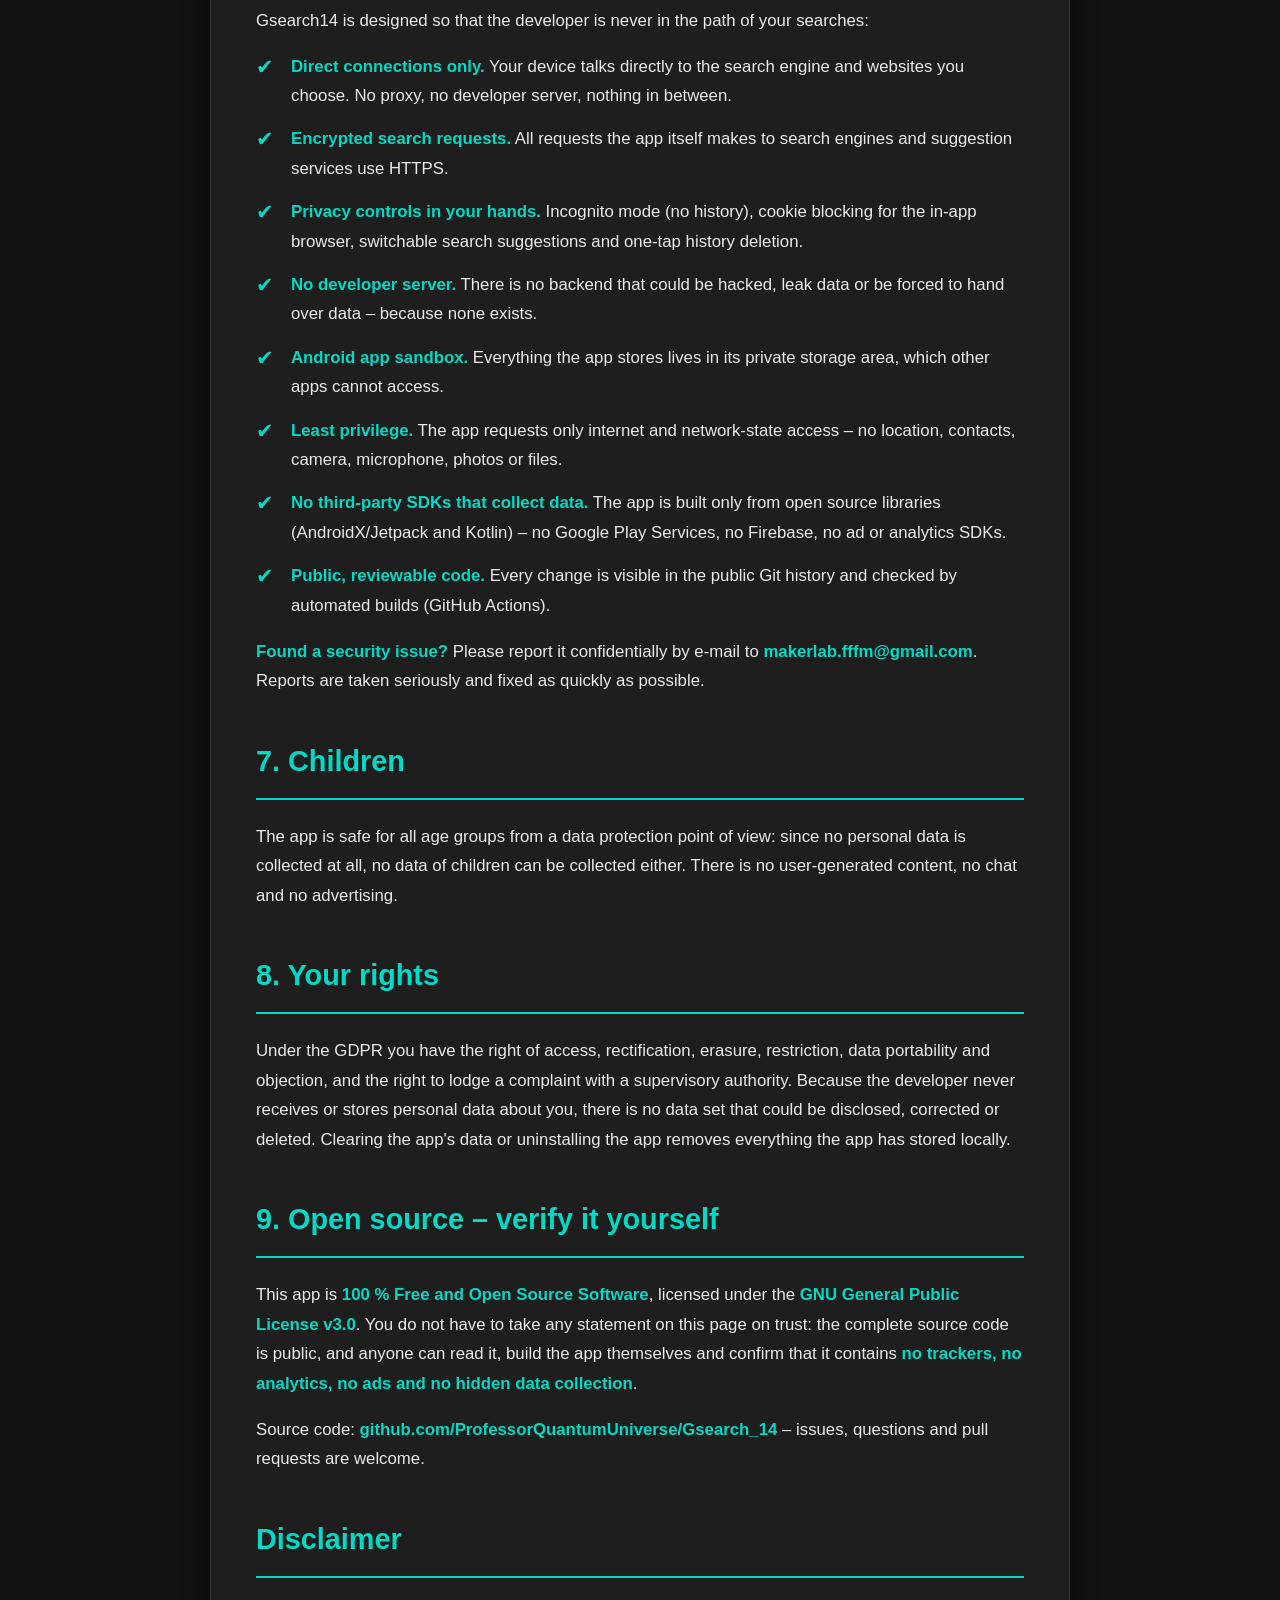
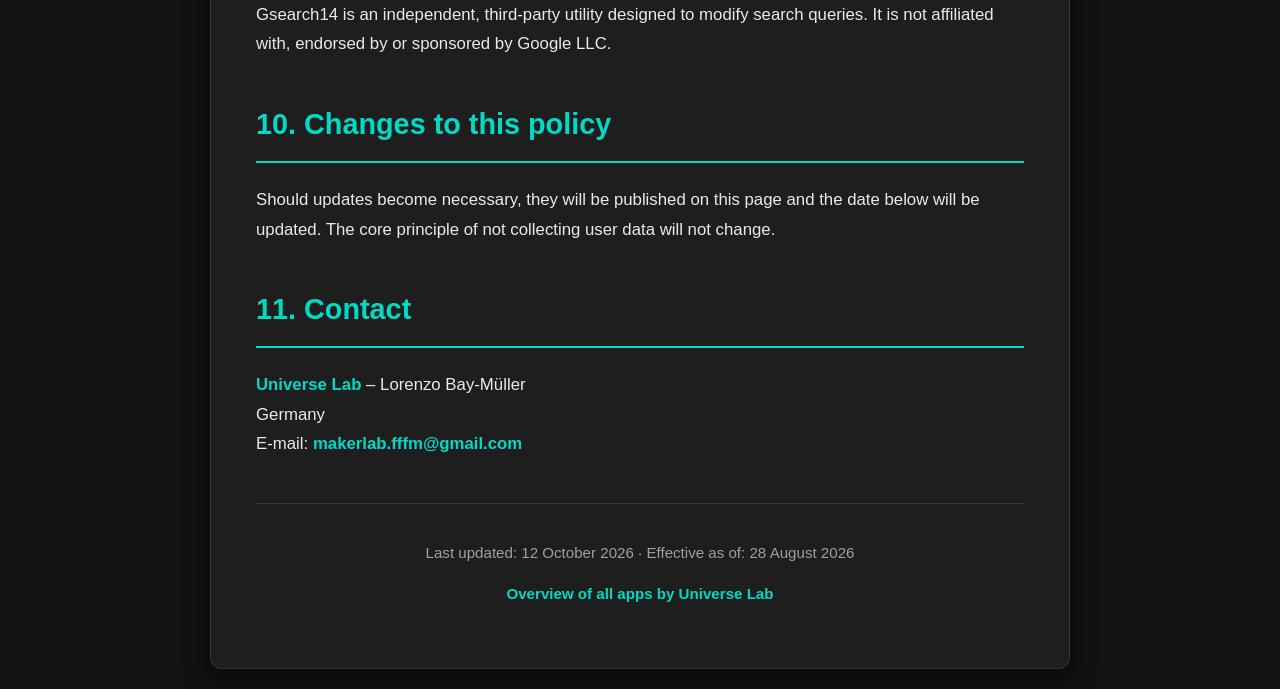
<file: apps/gsearch14/index.html>
<!DOCTYPE html>
<html lang="en">
<head>
    <meta charset="UTF-8">
    <meta name="viewport" content="width=device-width, initial-scale=1.0">
    <title>Privacy Policy &ndash; Gsearch14 &ndash; Search without AI (Universe Lab)</title>
    <meta name="description" content="Privacy policy for the Android app Gsearch14 - Search without AI (com.olafsapp.gsearch14) by Universe Lab / Lorenzo Bay-Mueller. No personal data is collected.">
    <link rel="canonical" href="https://privacy.lorenzobaymueller.me/apps/gsearch14/">
    <link rel="stylesheet" href="/assets/style.css">
</head>
<body>
    <div class="container">
        <p class="lang-switch"><a href="/">&larr; All apps</a> &middot; <a href="/de/">Deutsch</a></p>

        <h1>Privacy Policy</h1>
        <p class="intro">For the Android application &bdquo;Gsearch14 &ndash; Search without AI&ldquo;</p>

        <div class="identity">
            <p><strong>App title on Google Play:</strong> Gsearch14 &ndash; Search without AI</p>
            <p><strong>Application ID (package name):</strong> <code>com.olafsapp.gsearch14</code></p>
            <p><strong>Developer name as shown on Google Play:</strong> Universe Lab</p>
            <p><strong>Account holder / responsible entity as shown on Google Play:</strong> Theresa de Wet Bay Mueller, Germany</p>
            <p><strong>Developer and author of the app:</strong> Lorenzo Bay-M&uuml;ller (GitHub: <a href="https://github.com/ProfessorQuantumUniverse">@ProfessorQuantumUniverse</a>)</p>
            <p><strong>Contact e-mail:</strong> <a href="mailto:makerlab.fffm@gmail.com">makerlab.fffm@gmail.com</a></p>
            <p><strong>Source code:</strong> <a href="https://github.com/ProfessorQuantumUniverse/Gsearch_14">github.com/ProfessorQuantumUniverse/Gsearch_14</a> (GNU GPL v3)</p>
            <p><strong>This document is the privacy policy referenced in the Google Play Store listing of this app.</strong></p>
        </div>

        <ul class="pledge">
            <li><strong>100&nbsp;% open source</strong>Every line of code is public under the GPL v3.</li>
            <li><strong>Zero trackers</strong>No analytics, no crash reporting, no telemetry, no tracking SDKs.</li>
            <li><strong>Zero ads</strong>No advertising and no ad IDs &ndash; ever.</li>
            <li><strong>No middleman</strong>Searches go straight to the engine you chose &ndash; never via the developer.</li>
        </ul>

        <h2>1. What this app does</h2>
        <p>Gsearch14 is an independent third-party utility that modifies your web search query so that results are shown as a clean, link-focused list instead of AI-generated summaries. Results open in an in-app browser.</p>
        <p>
            The app is Free and Open Source Software (FOSS), developed as a private, non-commercial hobby project. It
            contains no ads, no in-app purchases and no user accounts.
        </p>

        <h2>2. No data collection</h2>
        <p class="callout">
            This app collects, stores, shares or transmits <span class="highlight">NO</span> personal data or sensitive
            user information to the developer.
        </p>
        <p>
            The developer operates no server, no user account system and no database, so there is no place where
            personal data about you could be stored. Specifically, the app does <strong class="highlight">not</strong>
            collect:
        </p>
        <ul class="no-data-list">
            <li>Your name, e-mail address, phone number or any other contact information.</li>
            <li>Your device's unique identifiers (Device ID, Advertising ID, IMEI, etc.).</li>
            <li>Your precise or approximate location.</li>
            <li>Your contacts, calendars, messages or call logs.</li>
            <li>Your photos, videos, audio or other files on your device.</li>
            <li>Usage analytics, behavioural profiles, crash reports or telemetry of any kind.</li>
        </ul>
        <p>
            This matches the &bdquo;Data safety&ldquo; declaration of this app on Google Play:
            <em>no data collected, no data shared with third parties</em>.
        </p>

        <h2>3. Data that stays on your device</h2>
        <p>The following is stored in the app's private storage area on your device only:</p>
        <ul>
            <li>your app settings (for example the selected search engine and the theme);</li>
            <li>your <strong>search history</strong> and your <strong>bookmarks</strong> &ndash; you can clear the history at any time, and in incognito mode no history is recorded;</li>
            <li>like every browser, the in-app browser may keep <strong>cookies and a cache</strong> of the websites you visit on your device; cookies can be blocked in the settings.</li>
        </ul>
        <p>
            Apart from cookies, which the in-app browser returns only to the website that set them (as every browser
            does), this information is never transmitted to the developer or to a third party, is not accessible to other apps,
            and is deleted completely when you clear the app's data or uninstall the app.
        </p>

        <h2>4. Internet connections and third parties</h2>
        <p>
            Gsearch14 needs the internet to do its job. Three kinds of connection happen, and in all cases the connection
            goes <strong>directly from your device to the service concerned</strong> &ndash; never through a server of the
            developer:
        </p>
        <ul>
            <li><strong>Your search term is sent to the search engine you selected</strong> &ndash;
                <strong>Google Search</strong>, <strong>Marginalia Search</strong> or <strong>Wikipedia</strong> &ndash;
                so that it can return results, exactly as it would be if you typed the same query into a browser.</li>
            <li><strong>Search suggestions:</strong> while you type, the text typed so far is sent to the suggestion
                service of the selected engine (Google, Wikipedia, or DuckDuckGo for Marginalia, which has none of its
                own). You can switch suggestions off in the settings; then nothing is sent until you start the search.</li>
            <li><strong>When you open a result, your device contacts that website.</strong></li>
        </ul>
        <p>
            These providers necessarily receive technical connection data (in particular your IP address, the time of the
            request and your user agent) and the content of your request, and they process it under their own privacy
            policies &ndash; see the <a href="https://policies.google.com/privacy">Google Privacy Policy</a>, the
            <a href="https://foundation.wikimedia.org/wiki/Policy:Privacy_policy">Wikimedia Privacy Policy</a>, the
            <a href="https://marginalia-search.com/">Marginalia Search</a> website and the
            <a href="https://duckduckgo.com/privacy">DuckDuckGo Privacy Policy</a>. The developer receives none of this
            and cannot see what you search for.
        </p>
        <p>
            The app contains no advertising, no analytics SDK and no tracking of any kind.
        </p>

        <h2>5. Permissions</h2>
        <ul>
            <li><strong>Internet access</strong> &ndash; needed to perform searches and to display web pages in the in-app browser.</li>
            <li><strong>Network state</strong> &ndash; to check whether a network connection is available before a search is started.</li>
        </ul>

        <h2>6. Security</h2>
        <p>
            Gsearch14 is designed so that the developer is never in the path of your searches:
        </p>
        <ul class="check-list">
            <li><strong>Direct connections only.</strong> Your device talks directly to the search engine and websites you choose. No proxy, no developer server, nothing in between.</li>
            <li><strong>Encrypted search requests.</strong> All requests the app itself makes to search engines and suggestion services use HTTPS.</li>
            <li><strong>Privacy controls in your hands.</strong> Incognito mode (no history), cookie blocking for the in-app browser, switchable search suggestions and one-tap history deletion.</li>
            <li><strong>No developer server.</strong> There is no backend that could be hacked, leak data or be forced to hand over data &ndash; because none exists.</li>
            <li><strong>Android app sandbox.</strong> Everything the app stores lives in its private storage area, which other apps cannot access.</li>
            <li><strong>Least privilege.</strong> The app requests only internet and network-state access &ndash; no location, contacts, camera, microphone, photos or files.</li>
            <li><strong>No third-party SDKs that collect data.</strong> The app is built only from open source libraries (AndroidX/Jetpack and Kotlin) &ndash; no Google Play Services, no Firebase, no ad or analytics SDKs.</li>
            <li><strong>Public, reviewable code.</strong> Every change is visible in the public Git history and checked by automated builds (GitHub Actions).</li>
        </ul>
        <p>
            <strong>Found a security issue?</strong> Please report it confidentially by e-mail to
            <a href="mailto:makerlab.fffm@gmail.com">makerlab.fffm@gmail.com</a>. Reports are taken seriously and
            fixed as quickly as possible.
        </p>

        <h2>7. Children</h2>
        <p>
            The app is safe for all age groups from a data protection point of view: since no personal data is
            collected at all, no data of children can be collected either. There is no user-generated content, no chat
            and no advertising.
        </p>

        <h2>8. Your rights</h2>
        <p>
            Under the GDPR you have the right of access, rectification, erasure, restriction, data portability and
            objection, and the right to lodge a complaint with a supervisory authority. Because the developer never
            receives or stores personal data about you, there is no data set that could be disclosed, corrected or
            deleted. Clearing the app's data or uninstalling the app removes everything the app has stored locally.
        </p>

        <h2>9. Open source &ndash; verify it yourself</h2>
        <p>
            This app is <strong>100&nbsp;% Free and Open Source Software</strong>, licensed under the
            <strong>GNU General Public License v3.0</strong>. You do not have to take any statement on this page on
            trust: the complete source code is public, and anyone can read it, build the app themselves and confirm
            that it contains <strong>no trackers, no analytics, no ads and no hidden data collection</strong>.
        </p>
        <p>
            Source code: <a href="https://github.com/ProfessorQuantumUniverse/Gsearch_14">github.com/ProfessorQuantumUniverse/Gsearch_14</a>
            &ndash; issues, questions and pull requests are welcome.
        </p>

        <h2>Disclaimer</h2>
        <p>
            Gsearch14 is an independent, third-party utility designed to modify search queries. It is not affiliated
            with, endorsed by or sponsored by Google LLC.
        </p>

        <h2>10. Changes to this policy</h2>
        <p>
            Should updates become necessary, they will be published on this page and the date below will be updated.
            The core principle of not collecting user data will not change.
        </p>

        <h2>11. Contact</h2>
        <p>
            <strong>Universe Lab</strong> &ndash; Lorenzo Bay-M&uuml;ller<br>
            Germany<br>
            E-mail: <a href="mailto:makerlab.fffm@gmail.com">makerlab.fffm@gmail.com</a>
        </p>

        <div class="footer">
            <p>Last updated: 12 October 2026 &middot; Effective as of: 28 August 2026</p>
            <p><a href="/">Overview of all apps by Universe Lab</a></p>
        </div>
    </div>
</body>
</html>
</file>
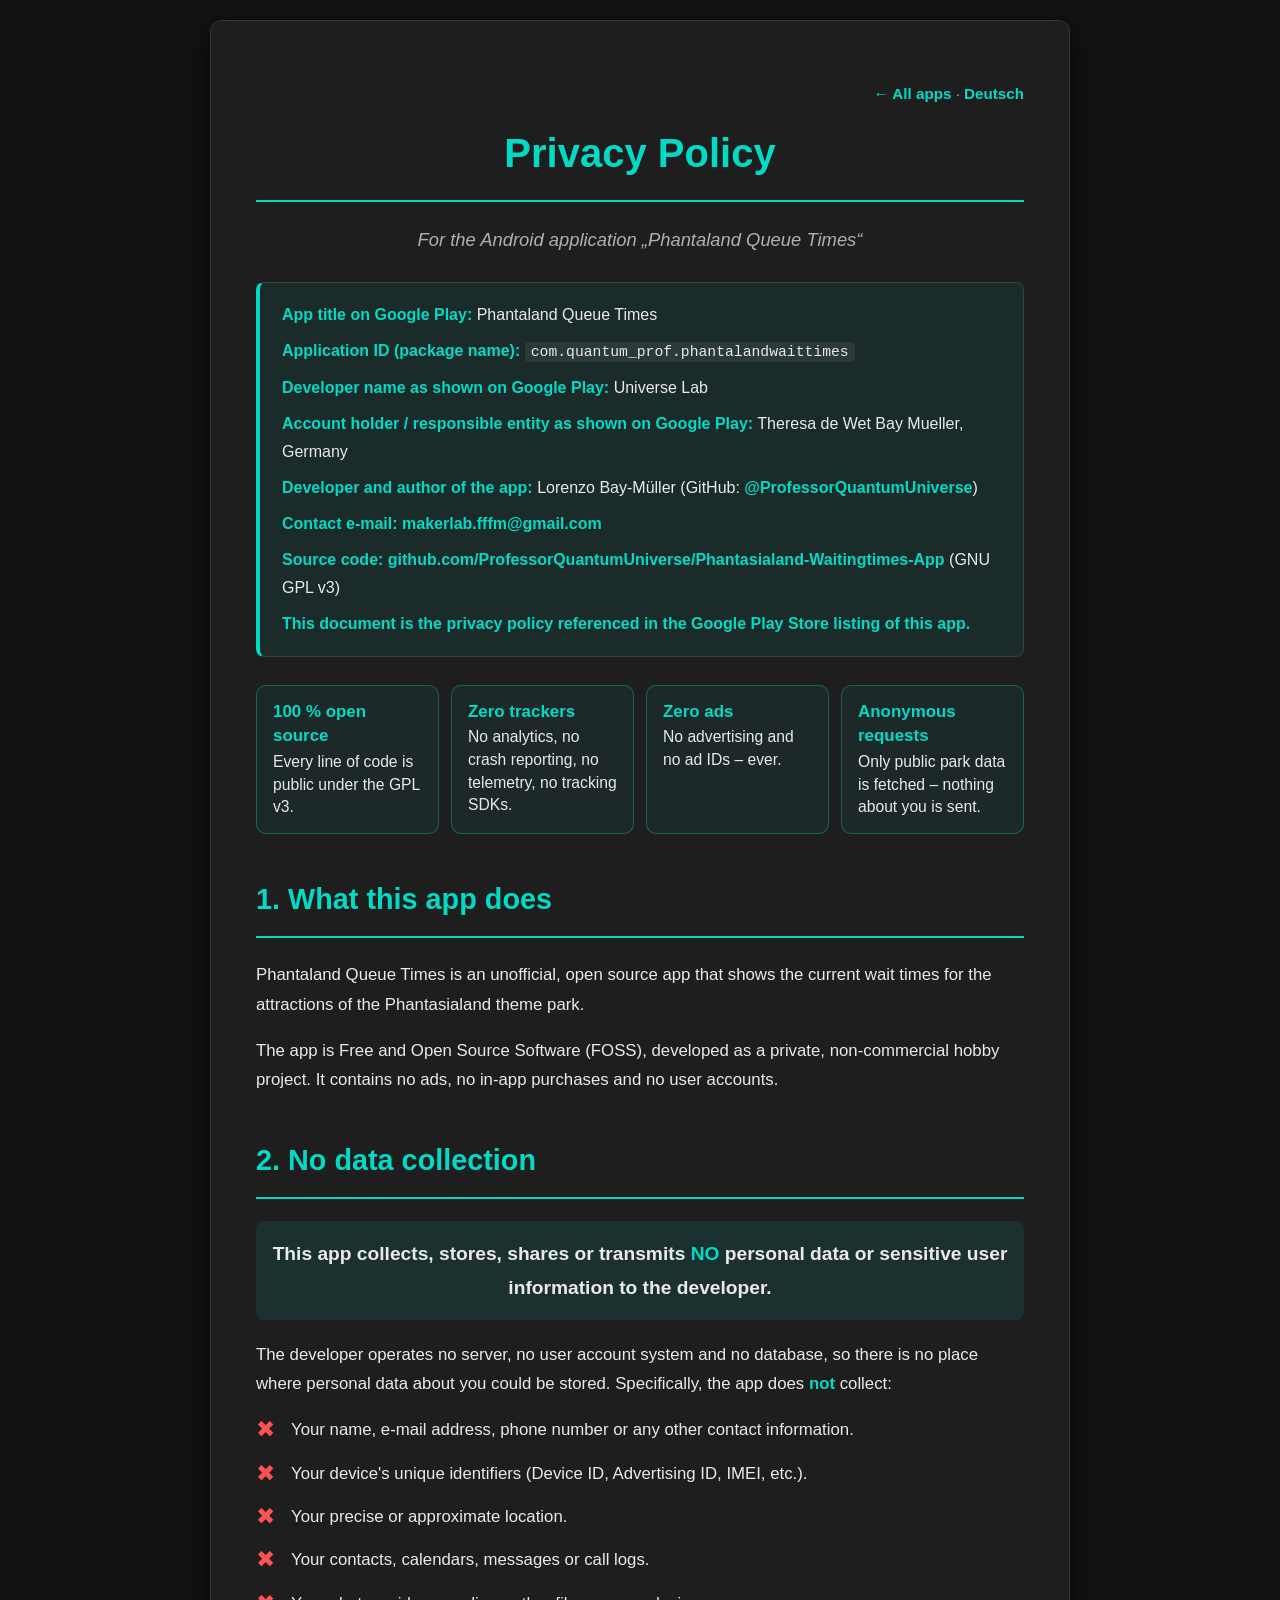
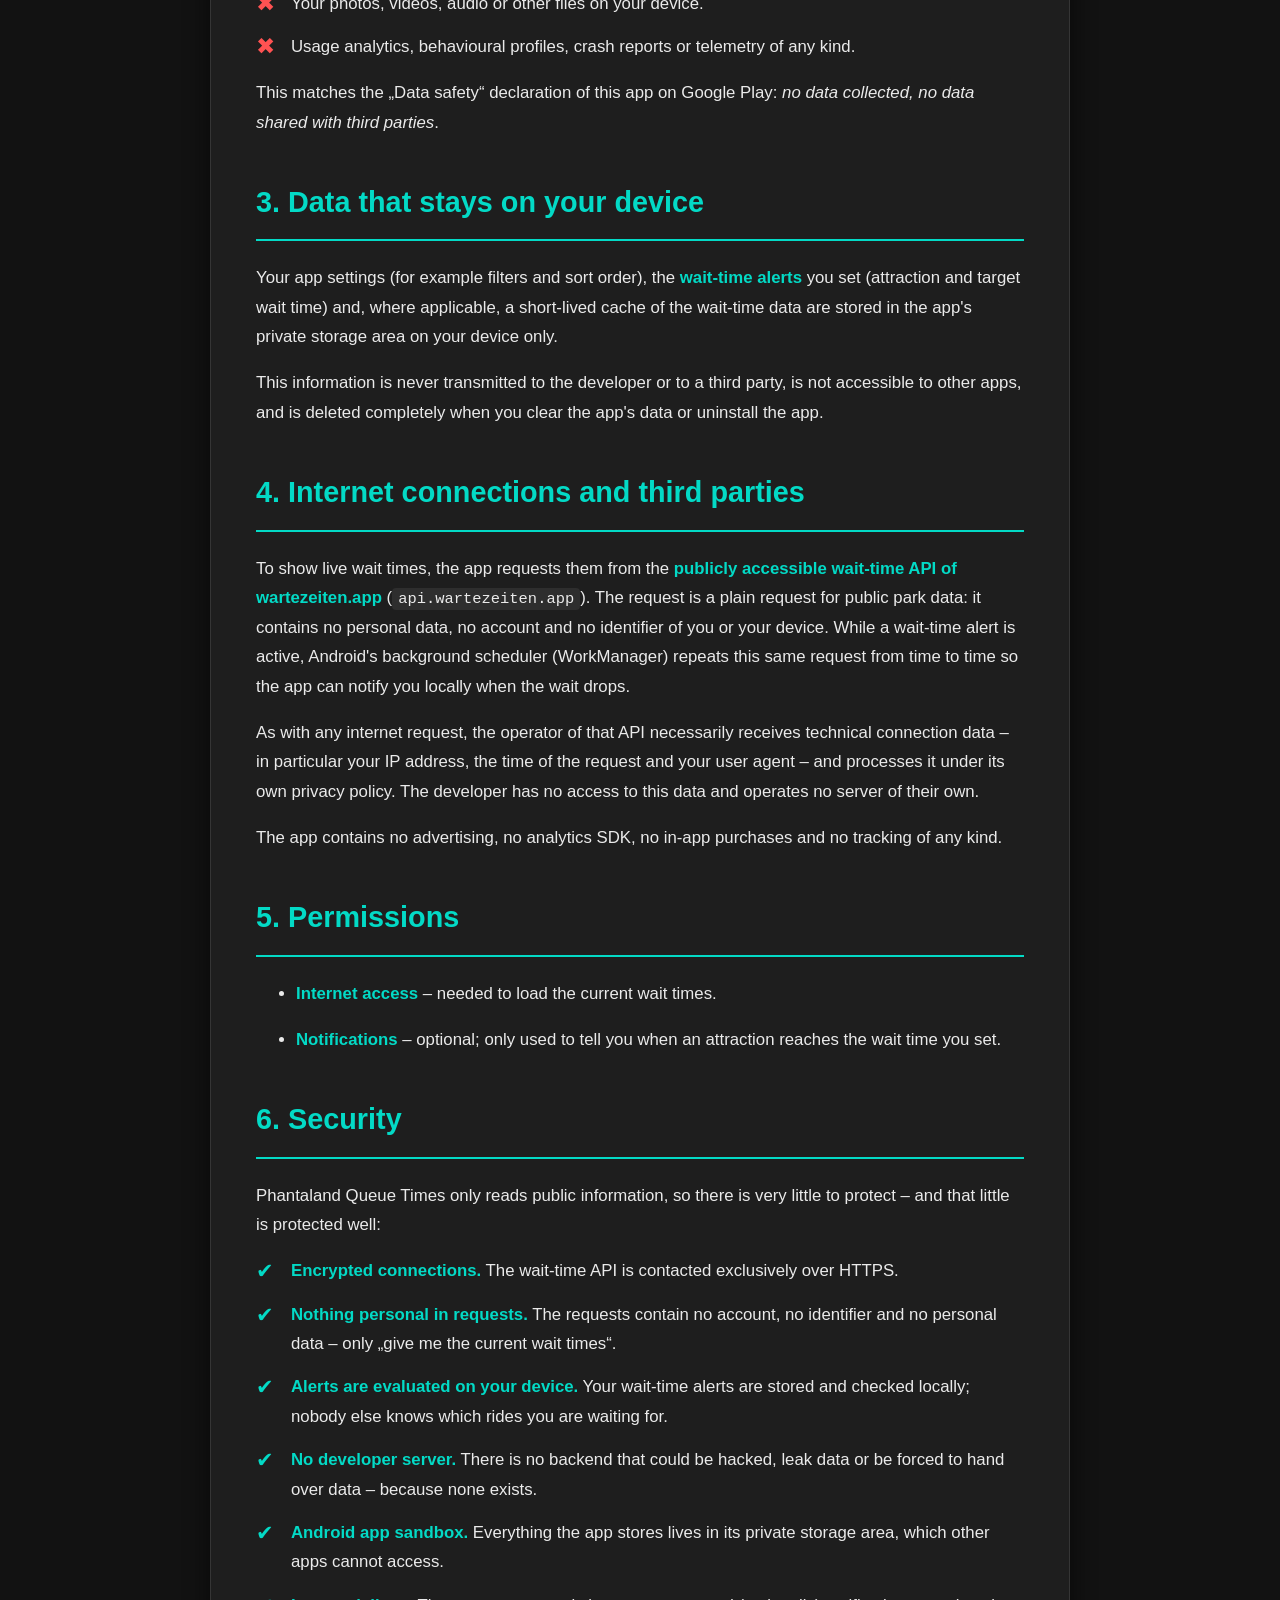
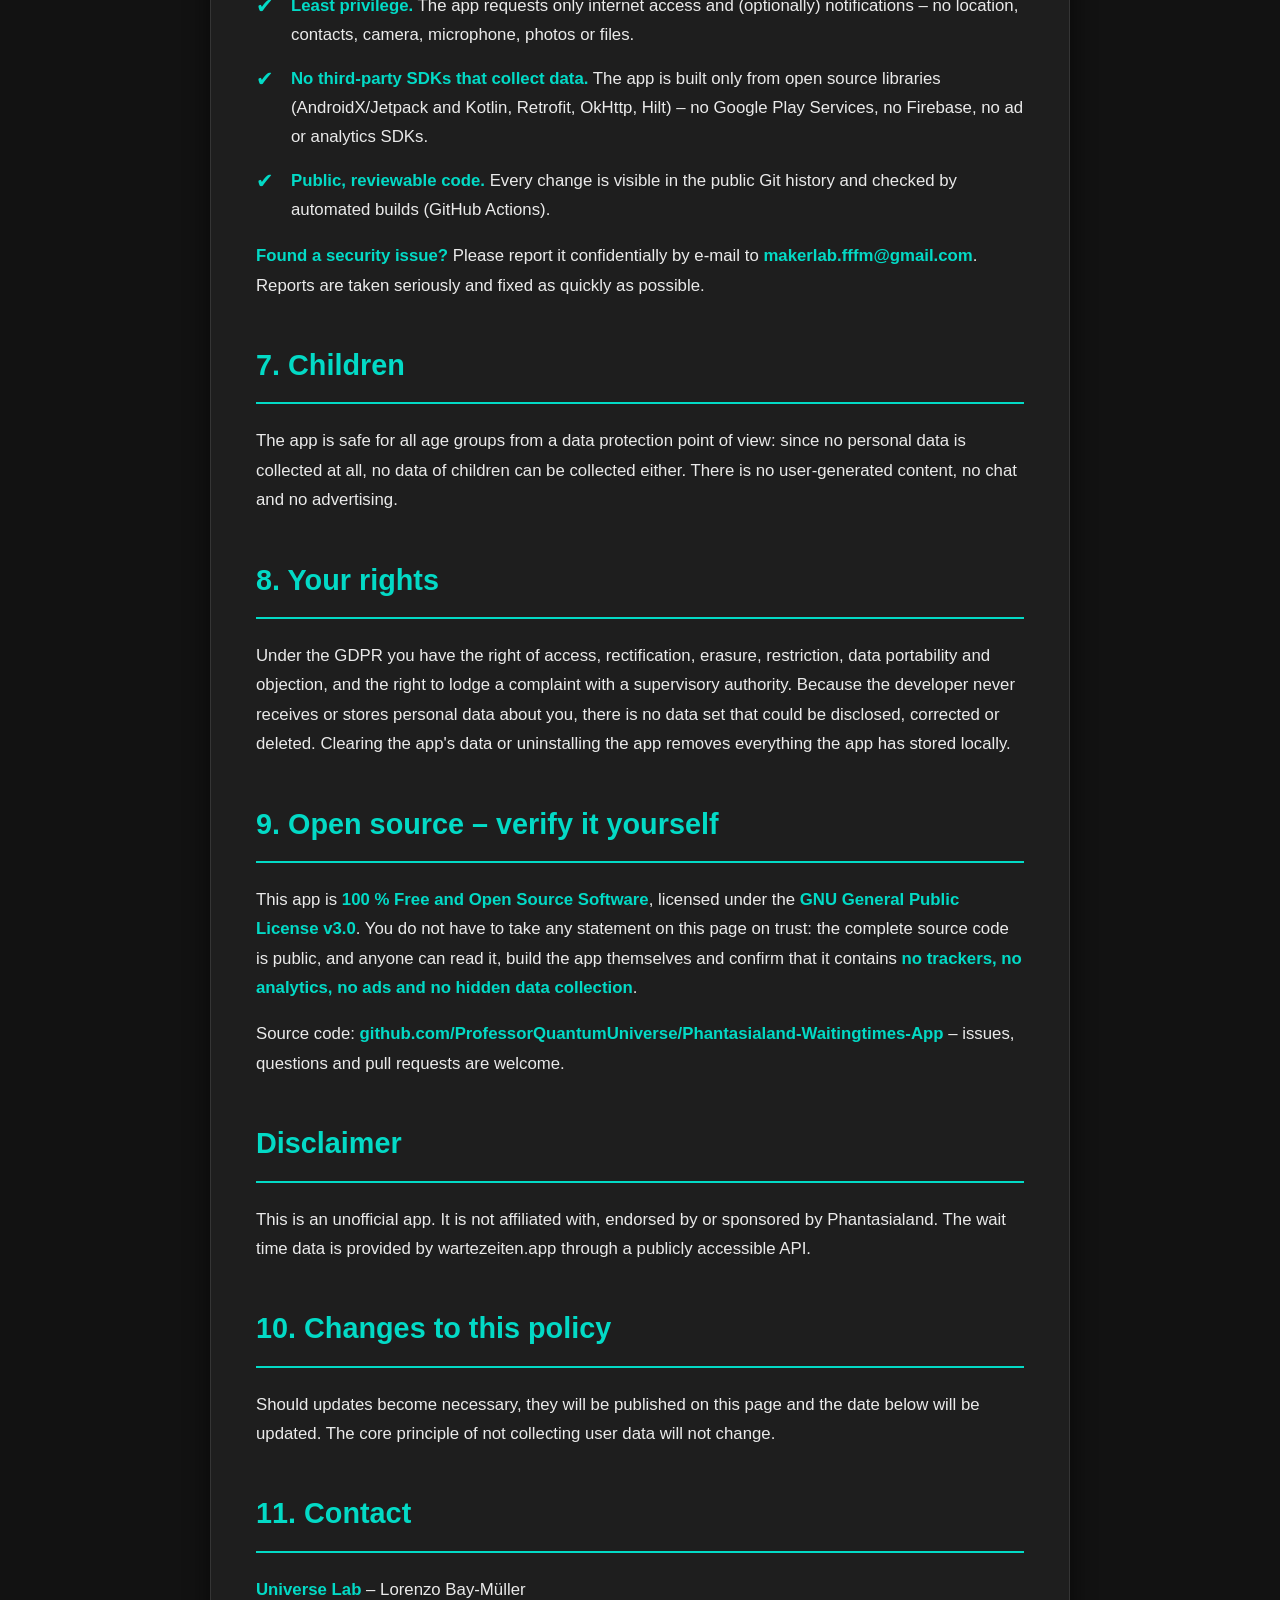
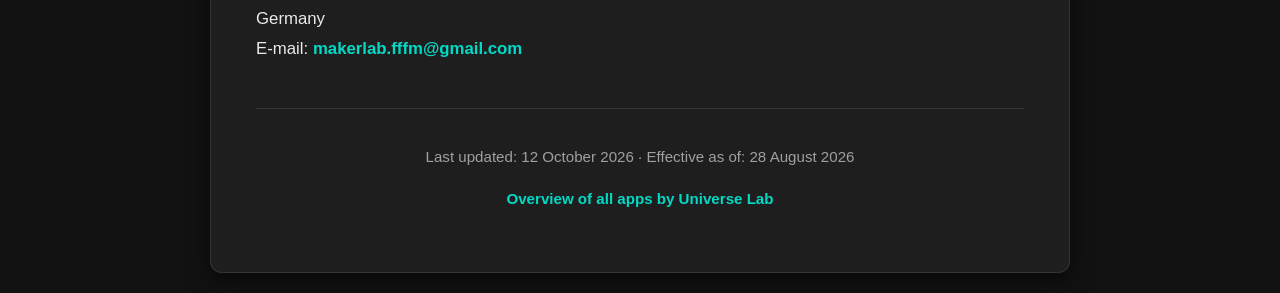
<file: apps/phantaland-queue-times/index.html>
<!DOCTYPE html>
<html lang="en">
<head>
    <meta charset="UTF-8">
    <meta name="viewport" content="width=device-width, initial-scale=1.0">
    <title>Privacy Policy &ndash; Phantaland Queue Times (Universe Lab)</title>
    <meta name="description" content="Privacy policy for the Android app Phantaland Queue Times (com.quantum_prof.phantalandwaittimes) by Universe Lab / Lorenzo Bay-Mueller. No personal data is collected.">
    <link rel="canonical" href="https://privacy.lorenzobaymueller.me/apps/phantaland-queue-times/">
    <link rel="stylesheet" href="/assets/style.css">
</head>
<body>
    <div class="container">
        <p class="lang-switch"><a href="/">&larr; All apps</a> &middot; <a href="/de/">Deutsch</a></p>

        <h1>Privacy Policy</h1>
        <p class="intro">For the Android application &bdquo;Phantaland Queue Times&ldquo;</p>

        <div class="identity">
            <p><strong>App title on Google Play:</strong> Phantaland Queue Times</p>
            <p><strong>Application ID (package name):</strong> <code>com.quantum_prof.phantalandwaittimes</code></p>
            <p><strong>Developer name as shown on Google Play:</strong> Universe Lab</p>
            <p><strong>Account holder / responsible entity as shown on Google Play:</strong> Theresa de Wet Bay Mueller, Germany</p>
            <p><strong>Developer and author of the app:</strong> Lorenzo Bay-M&uuml;ller (GitHub: <a href="https://github.com/ProfessorQuantumUniverse">@ProfessorQuantumUniverse</a>)</p>
            <p><strong>Contact e-mail:</strong> <a href="mailto:makerlab.fffm@gmail.com">makerlab.fffm@gmail.com</a></p>
            <p><strong>Source code:</strong> <a href="https://github.com/ProfessorQuantumUniverse/Phantasialand-Waitingtimes-App">github.com/ProfessorQuantumUniverse/Phantasialand-Waitingtimes-App</a> (GNU GPL v3)</p>
            <p><strong>This document is the privacy policy referenced in the Google Play Store listing of this app.</strong></p>
        </div>

        <ul class="pledge">
            <li><strong>100&nbsp;% open source</strong>Every line of code is public under the GPL v3.</li>
            <li><strong>Zero trackers</strong>No analytics, no crash reporting, no telemetry, no tracking SDKs.</li>
            <li><strong>Zero ads</strong>No advertising and no ad IDs &ndash; ever.</li>
            <li><strong>Anonymous requests</strong>Only public park data is fetched &ndash; nothing about you is sent.</li>
        </ul>

        <h2>1. What this app does</h2>
        <p>Phantaland Queue Times is an unofficial, open source app that shows the current wait times for the attractions of the Phantasialand theme park.</p>
        <p>
            The app is Free and Open Source Software (FOSS), developed as a private, non-commercial hobby project. It
            contains no ads, no in-app purchases and no user accounts.
        </p>

        <h2>2. No data collection</h2>
        <p class="callout">
            This app collects, stores, shares or transmits <span class="highlight">NO</span> personal data or sensitive
            user information to the developer.
        </p>
        <p>
            The developer operates no server, no user account system and no database, so there is no place where
            personal data about you could be stored. Specifically, the app does <strong class="highlight">not</strong>
            collect:
        </p>
        <ul class="no-data-list">
            <li>Your name, e-mail address, phone number or any other contact information.</li>
            <li>Your device's unique identifiers (Device ID, Advertising ID, IMEI, etc.).</li>
            <li>Your precise or approximate location.</li>
            <li>Your contacts, calendars, messages or call logs.</li>
            <li>Your photos, videos, audio or other files on your device.</li>
            <li>Usage analytics, behavioural profiles, crash reports or telemetry of any kind.</li>
        </ul>
        <p>
            This matches the &bdquo;Data safety&ldquo; declaration of this app on Google Play:
            <em>no data collected, no data shared with third parties</em>.
        </p>

        <h2>3. Data that stays on your device</h2>
        <p>Your app settings (for example filters and sort order), the <strong>wait-time alerts</strong> you set (attraction and target wait time) and, where applicable, a short-lived cache of the wait-time data are stored in the app's private storage area on your device only.</p>
        <p>
            This information is never transmitted to the developer or to a third party, is not accessible to other apps,
            and is deleted completely when you clear the app's data or uninstall the app.
        </p>

        <h2>4. Internet connections and third parties</h2>
        <p>
            To show live wait times, the app requests them from the <strong>publicly accessible wait-time API of
            <a href="https://www.wartezeiten.app/">wartezeiten.app</a></strong> (<code>api.wartezeiten.app</code>). The
            request is a plain request for public park data: it contains no personal data, no account and no identifier
            of you or your device. While a wait-time alert is active, Android's background scheduler (WorkManager)
            repeats this same request from time to time so the app can notify you locally when the wait drops.
        </p>
        <p>
            As with any internet request, the operator of that API necessarily receives technical connection data &ndash;
            in particular your IP address, the time of the request and your user agent &ndash; and processes it under its
            own privacy policy. The developer has no access to this data and operates no server of their own.
        </p>
        <p>
            The app contains no advertising, no analytics SDK, no in-app purchases and no tracking of any kind.
        </p>

        <h2>5. Permissions</h2>
        <ul>
            <li><strong>Internet access</strong> &ndash; needed to load the current wait times.</li>
            <li><strong>Notifications</strong> &ndash; optional; only used to tell you when an attraction reaches the wait time you set.</li>
        </ul>

        <h2>6. Security</h2>
        <p>
            Phantaland Queue Times only reads public information, so there is very little to protect &ndash; and that little is protected well:
        </p>
        <ul class="check-list">
            <li><strong>Encrypted connections.</strong> The wait-time API is contacted exclusively over HTTPS.</li>
            <li><strong>Nothing personal in requests.</strong> The requests contain no account, no identifier and no personal data &ndash; only &bdquo;give me the current wait times&ldquo;.</li>
            <li><strong>Alerts are evaluated on your device.</strong> Your wait-time alerts are stored and checked locally; nobody else knows which rides you are waiting for.</li>
            <li><strong>No developer server.</strong> There is no backend that could be hacked, leak data or be forced to hand over data &ndash; because none exists.</li>
            <li><strong>Android app sandbox.</strong> Everything the app stores lives in its private storage area, which other apps cannot access.</li>
            <li><strong>Least privilege.</strong> The app requests only internet access and (optionally) notifications &ndash; no location, contacts, camera, microphone, photos or files.</li>
            <li><strong>No third-party SDKs that collect data.</strong> The app is built only from open source libraries (AndroidX/Jetpack and Kotlin, Retrofit, OkHttp, Hilt) &ndash; no Google Play Services, no Firebase, no ad or analytics SDKs.</li>
            <li><strong>Public, reviewable code.</strong> Every change is visible in the public Git history and checked by automated builds (GitHub Actions).</li>
        </ul>
        <p>
            <strong>Found a security issue?</strong> Please report it confidentially by e-mail to
            <a href="mailto:makerlab.fffm@gmail.com">makerlab.fffm@gmail.com</a>. Reports are taken seriously and
            fixed as quickly as possible.
        </p>

        <h2>7. Children</h2>
        <p>
            The app is safe for all age groups from a data protection point of view: since no personal data is
            collected at all, no data of children can be collected either. There is no user-generated content, no chat
            and no advertising.
        </p>

        <h2>8. Your rights</h2>
        <p>
            Under the GDPR you have the right of access, rectification, erasure, restriction, data portability and
            objection, and the right to lodge a complaint with a supervisory authority. Because the developer never
            receives or stores personal data about you, there is no data set that could be disclosed, corrected or
            deleted. Clearing the app's data or uninstalling the app removes everything the app has stored locally.
        </p>

        <h2>9. Open source &ndash; verify it yourself</h2>
        <p>
            This app is <strong>100&nbsp;% Free and Open Source Software</strong>, licensed under the
            <strong>GNU General Public License v3.0</strong>. You do not have to take any statement on this page on
            trust: the complete source code is public, and anyone can read it, build the app themselves and confirm
            that it contains <strong>no trackers, no analytics, no ads and no hidden data collection</strong>.
        </p>
        <p>
            Source code: <a href="https://github.com/ProfessorQuantumUniverse/Phantasialand-Waitingtimes-App">github.com/ProfessorQuantumUniverse/Phantasialand-Waitingtimes-App</a>
            &ndash; issues, questions and pull requests are welcome.
        </p>

        <h2>Disclaimer</h2>
        <p>
            This is an unofficial app. It is not affiliated with, endorsed by or sponsored by Phantasialand. The wait
            time data is provided by wartezeiten.app through a publicly accessible API.
        </p>

        <h2>10. Changes to this policy</h2>
        <p>
            Should updates become necessary, they will be published on this page and the date below will be updated.
            The core principle of not collecting user data will not change.
        </p>

        <h2>11. Contact</h2>
        <p>
            <strong>Universe Lab</strong> &ndash; Lorenzo Bay-M&uuml;ller<br>
            Germany<br>
            E-mail: <a href="mailto:makerlab.fffm@gmail.com">makerlab.fffm@gmail.com</a>
        </p>

        <div class="footer">
            <p>Last updated: 12 October 2026 &middot; Effective as of: 28 August 2026</p>
            <p><a href="/">Overview of all apps by Universe Lab</a></p>
        </div>
    </div>
</body>
</html>
</file>
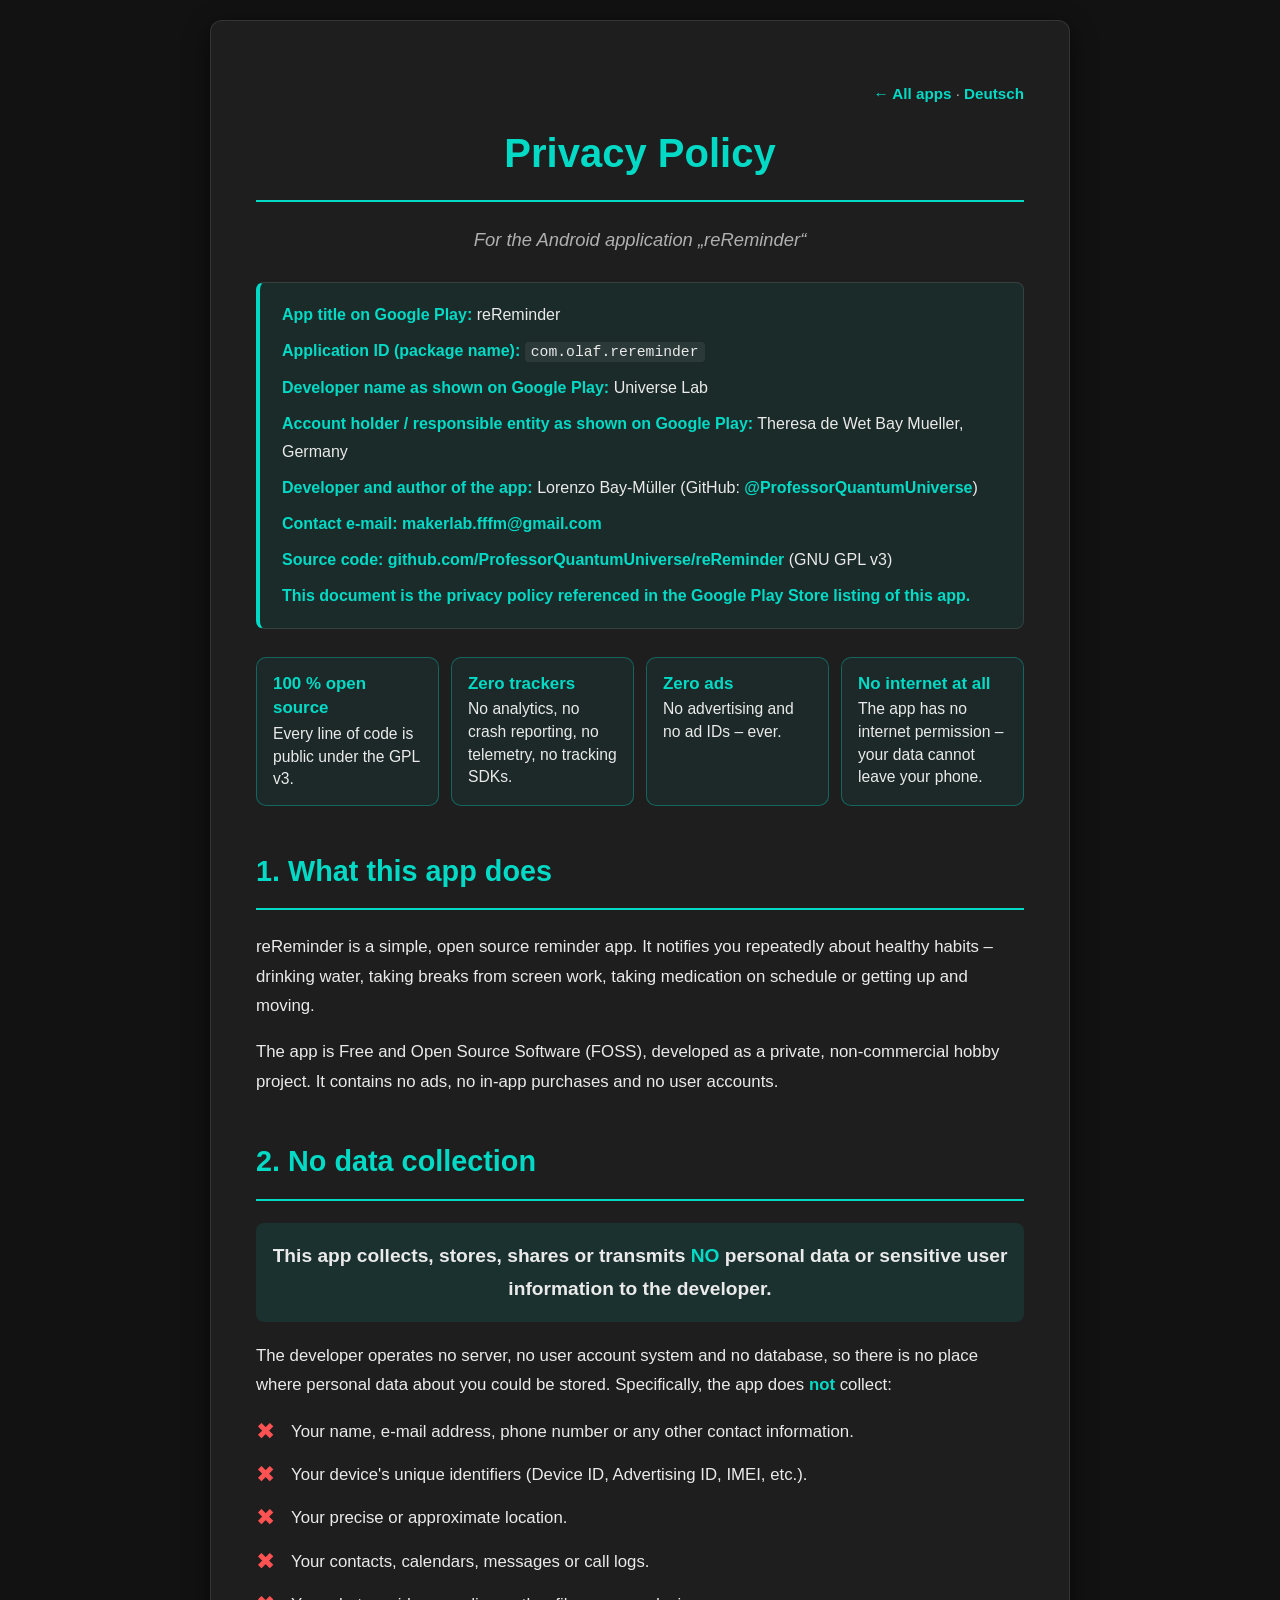
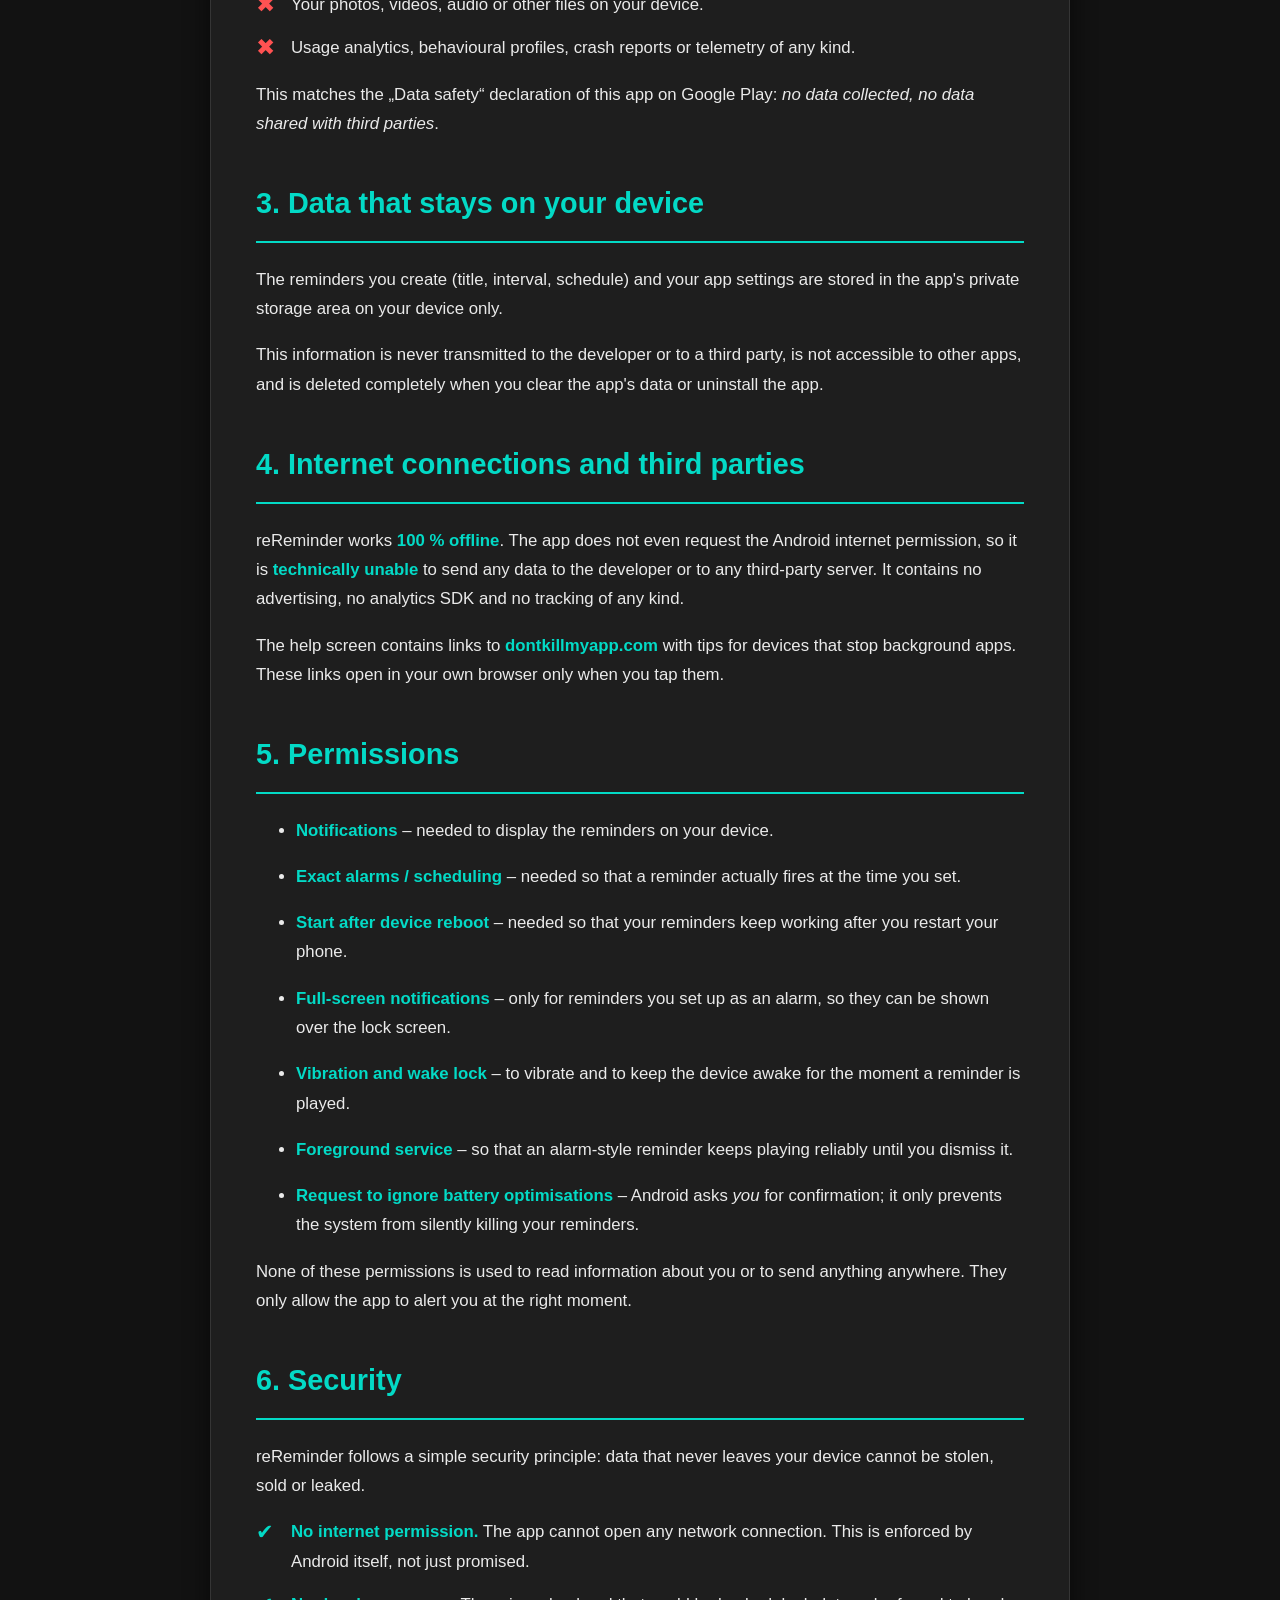
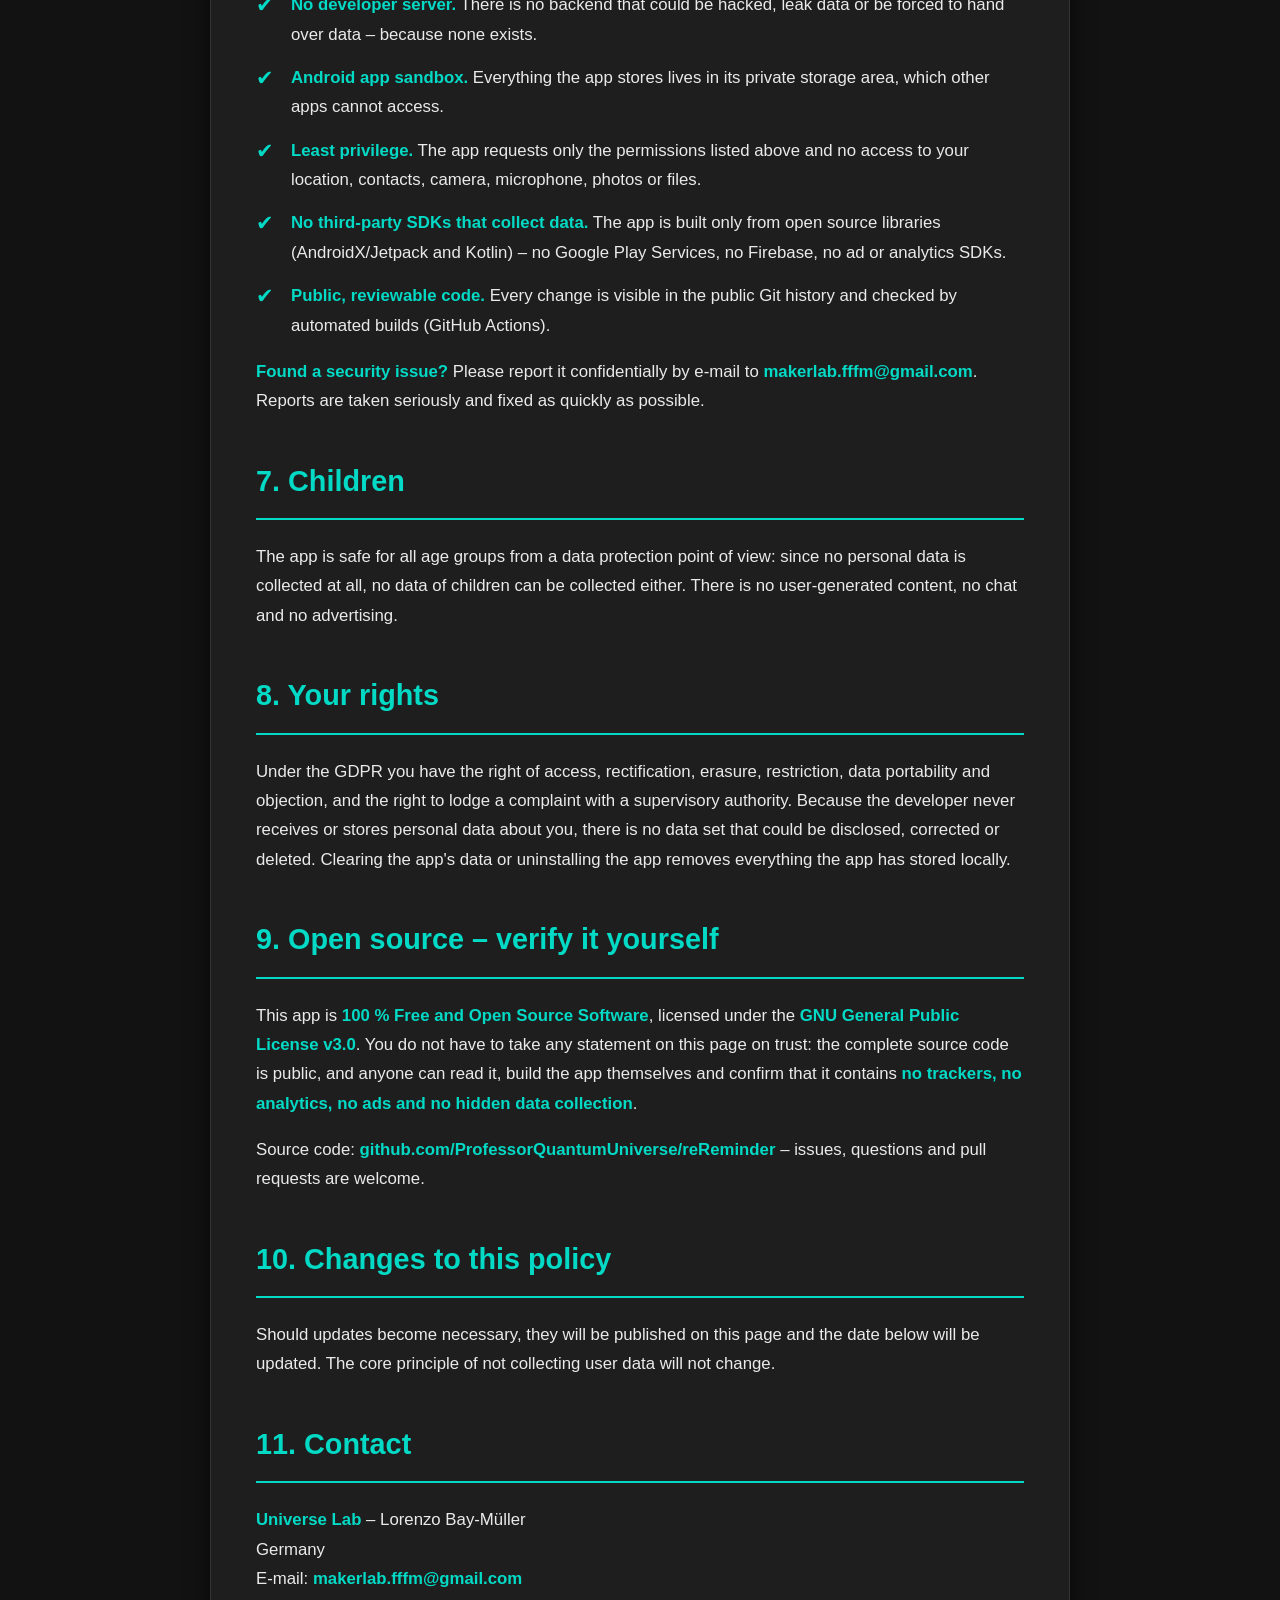
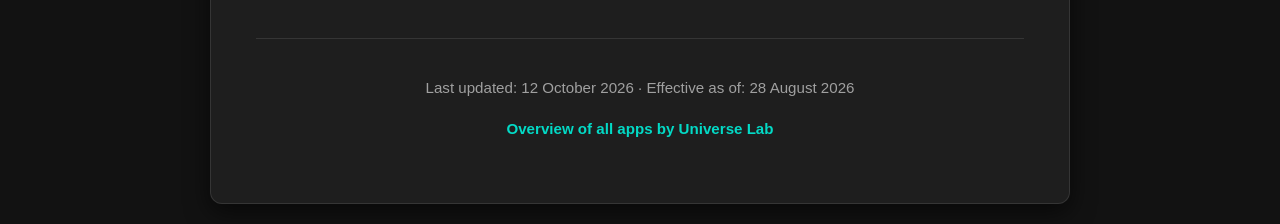
<file: apps/rereminder/index.html>
<!DOCTYPE html>
<html lang="en">
<head>
    <meta charset="UTF-8">
    <meta name="viewport" content="width=device-width, initial-scale=1.0">
    <title>Privacy Policy &ndash; reReminder (Universe Lab)</title>
    <meta name="description" content="Privacy policy for the Android app reReminder (com.olaf.rereminder) by Universe Lab / Lorenzo Bay-Mueller. No personal data is collected.">
    <link rel="canonical" href="https://privacy.lorenzobaymueller.me/apps/rereminder/">
    <link rel="stylesheet" href="/assets/style.css">
</head>
<body>
    <div class="container">
        <p class="lang-switch"><a href="/">&larr; All apps</a> &middot; <a href="/de/">Deutsch</a></p>

        <h1>Privacy Policy</h1>
        <p class="intro">For the Android application &bdquo;reReminder&ldquo;</p>

        <div class="identity">
            <p><strong>App title on Google Play:</strong> reReminder</p>
            <p><strong>Application ID (package name):</strong> <code>com.olaf.rereminder</code></p>
            <p><strong>Developer name as shown on Google Play:</strong> Universe Lab</p>
            <p><strong>Account holder / responsible entity as shown on Google Play:</strong> Theresa de Wet Bay Mueller, Germany</p>
            <p><strong>Developer and author of the app:</strong> Lorenzo Bay-M&uuml;ller (GitHub: <a href="https://github.com/ProfessorQuantumUniverse">@ProfessorQuantumUniverse</a>)</p>
            <p><strong>Contact e-mail:</strong> <a href="mailto:makerlab.fffm@gmail.com">makerlab.fffm@gmail.com</a></p>
            <p><strong>Source code:</strong> <a href="https://github.com/ProfessorQuantumUniverse/reReminder">github.com/ProfessorQuantumUniverse/reReminder</a> (GNU GPL v3)</p>
            <p><strong>This document is the privacy policy referenced in the Google Play Store listing of this app.</strong></p>
        </div>

        <ul class="pledge">
            <li><strong>100&nbsp;% open source</strong>Every line of code is public under the GPL v3.</li>
            <li><strong>Zero trackers</strong>No analytics, no crash reporting, no telemetry, no tracking SDKs.</li>
            <li><strong>Zero ads</strong>No advertising and no ad IDs &ndash; ever.</li>
            <li><strong>No internet at all</strong>The app has no internet permission &ndash; your data cannot leave your phone.</li>
        </ul>

        <h2>1. What this app does</h2>
        <p>reReminder is a simple, open source reminder app. It notifies you repeatedly about healthy habits &ndash; drinking water, taking breaks from screen work, taking medication on schedule or getting up and moving.</p>
        <p>
            The app is Free and Open Source Software (FOSS), developed as a private, non-commercial hobby project. It
            contains no ads, no in-app purchases and no user accounts.
        </p>

        <h2>2. No data collection</h2>
        <p class="callout">
            This app collects, stores, shares or transmits <span class="highlight">NO</span> personal data or sensitive
            user information to the developer.
        </p>
        <p>
            The developer operates no server, no user account system and no database, so there is no place where
            personal data about you could be stored. Specifically, the app does <strong class="highlight">not</strong>
            collect:
        </p>
        <ul class="no-data-list">
            <li>Your name, e-mail address, phone number or any other contact information.</li>
            <li>Your device's unique identifiers (Device ID, Advertising ID, IMEI, etc.).</li>
            <li>Your precise or approximate location.</li>
            <li>Your contacts, calendars, messages or call logs.</li>
            <li>Your photos, videos, audio or other files on your device.</li>
            <li>Usage analytics, behavioural profiles, crash reports or telemetry of any kind.</li>
        </ul>
        <p>
            This matches the &bdquo;Data safety&ldquo; declaration of this app on Google Play:
            <em>no data collected, no data shared with third parties</em>.
        </p>

        <h2>3. Data that stays on your device</h2>
        <p>The reminders you create (title, interval, schedule) and your app settings are stored in the app's private storage area on your device only.</p>
        <p>
            This information is never transmitted to the developer or to a third party, is not accessible to other apps,
            and is deleted completely when you clear the app's data or uninstall the app.
        </p>

        <h2>4. Internet connections and third parties</h2>
        <p>
            reReminder works <strong class="highlight">100&nbsp;% offline</strong>. The app does not even request the
            Android internet permission, so it is <strong>technically unable</strong> to send any data to the developer
            or to any third-party server. It contains no advertising, no analytics SDK and no tracking of any kind.
        </p>
        <p>
            The help screen contains links to <a href="https://dontkillmyapp.com">dontkillmyapp.com</a> with tips for
            devices that stop background apps. These links open in your own browser only when you tap them.
        </p>

        <h2>5. Permissions</h2>
        <ul>
            <li><strong>Notifications</strong> &ndash; needed to display the reminders on your device.</li>
            <li><strong>Exact alarms / scheduling</strong> &ndash; needed so that a reminder actually fires at the time you set.</li>
            <li><strong>Start after device reboot</strong> &ndash; needed so that your reminders keep working after you restart your phone.</li>
            <li><strong>Full-screen notifications</strong> &ndash; only for reminders you set up as an alarm, so they can be shown over the lock screen.</li>
            <li><strong>Vibration and wake lock</strong> &ndash; to vibrate and to keep the device awake for the moment a reminder is played.</li>
            <li><strong>Foreground service</strong> &ndash; so that an alarm-style reminder keeps playing reliably until you dismiss it.</li>
            <li><strong>Request to ignore battery optimisations</strong> &ndash; Android asks <em>you</em> for confirmation; it only prevents the system from silently killing your reminders.</li>
        </ul>
        <p>
            None of these permissions is used to read information about you or to send anything anywhere. They only
            allow the app to alert you at the right moment.
        </p>

        <h2>6. Security</h2>
        <p>
            reReminder follows a simple security principle: data that never leaves your device cannot be stolen, sold or leaked.
        </p>
        <ul class="check-list">
            <li><strong>No internet permission.</strong> The app cannot open any network connection. This is enforced by Android itself, not just promised.</li>
            <li><strong>No developer server.</strong> There is no backend that could be hacked, leak data or be forced to hand over data &ndash; because none exists.</li>
            <li><strong>Android app sandbox.</strong> Everything the app stores lives in its private storage area, which other apps cannot access.</li>
            <li><strong>Least privilege.</strong> The app requests only the permissions listed above and no access to your location, contacts, camera, microphone, photos or files.</li>
            <li><strong>No third-party SDKs that collect data.</strong> The app is built only from open source libraries (AndroidX/Jetpack and Kotlin) &ndash; no Google Play Services, no Firebase, no ad or analytics SDKs.</li>
            <li><strong>Public, reviewable code.</strong> Every change is visible in the public Git history and checked by automated builds (GitHub Actions).</li>
        </ul>
        <p>
            <strong>Found a security issue?</strong> Please report it confidentially by e-mail to
            <a href="mailto:makerlab.fffm@gmail.com">makerlab.fffm@gmail.com</a>. Reports are taken seriously and
            fixed as quickly as possible.
        </p>

        <h2>7. Children</h2>
        <p>
            The app is safe for all age groups from a data protection point of view: since no personal data is
            collected at all, no data of children can be collected either. There is no user-generated content, no chat
            and no advertising.
        </p>

        <h2>8. Your rights</h2>
        <p>
            Under the GDPR you have the right of access, rectification, erasure, restriction, data portability and
            objection, and the right to lodge a complaint with a supervisory authority. Because the developer never
            receives or stores personal data about you, there is no data set that could be disclosed, corrected or
            deleted. Clearing the app's data or uninstalling the app removes everything the app has stored locally.
        </p>

        <h2>9. Open source &ndash; verify it yourself</h2>
        <p>
            This app is <strong>100&nbsp;% Free and Open Source Software</strong>, licensed under the
            <strong>GNU General Public License v3.0</strong>. You do not have to take any statement on this page on
            trust: the complete source code is public, and anyone can read it, build the app themselves and confirm
            that it contains <strong>no trackers, no analytics, no ads and no hidden data collection</strong>.
        </p>
        <p>
            Source code: <a href="https://github.com/ProfessorQuantumUniverse/reReminder">github.com/ProfessorQuantumUniverse/reReminder</a>
            &ndash; issues, questions and pull requests are welcome.
        </p>

        <h2>10. Changes to this policy</h2>
        <p>
            Should updates become necessary, they will be published on this page and the date below will be updated.
            The core principle of not collecting user data will not change.
        </p>

        <h2>11. Contact</h2>
        <p>
            <strong>Universe Lab</strong> &ndash; Lorenzo Bay-M&uuml;ller<br>
            Germany<br>
            E-mail: <a href="mailto:makerlab.fffm@gmail.com">makerlab.fffm@gmail.com</a>
        </p>

        <div class="footer">
            <p>Last updated: 12 October 2026 &middot; Effective as of: 28 August 2026</p>
            <p><a href="/">Overview of all apps by Universe Lab</a></p>
        </div>
    </div>
</body>
</html>
</file>
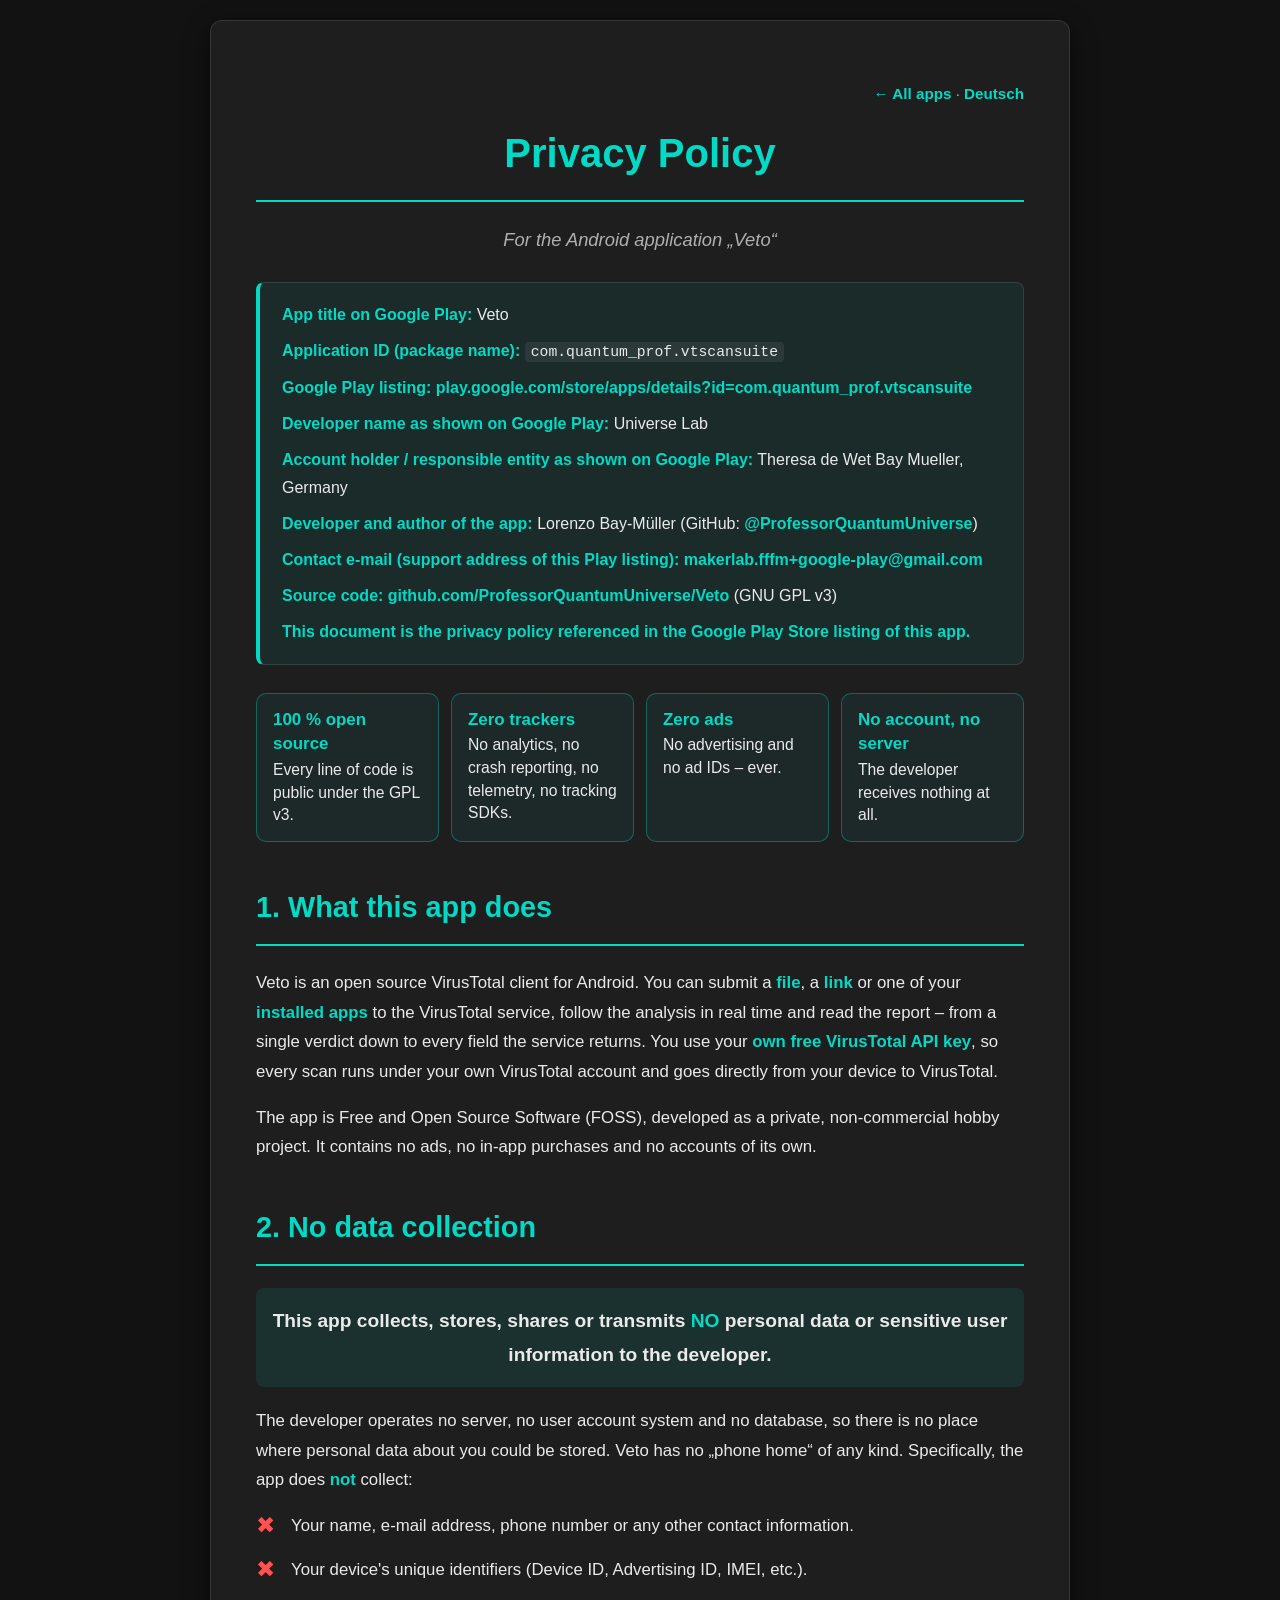
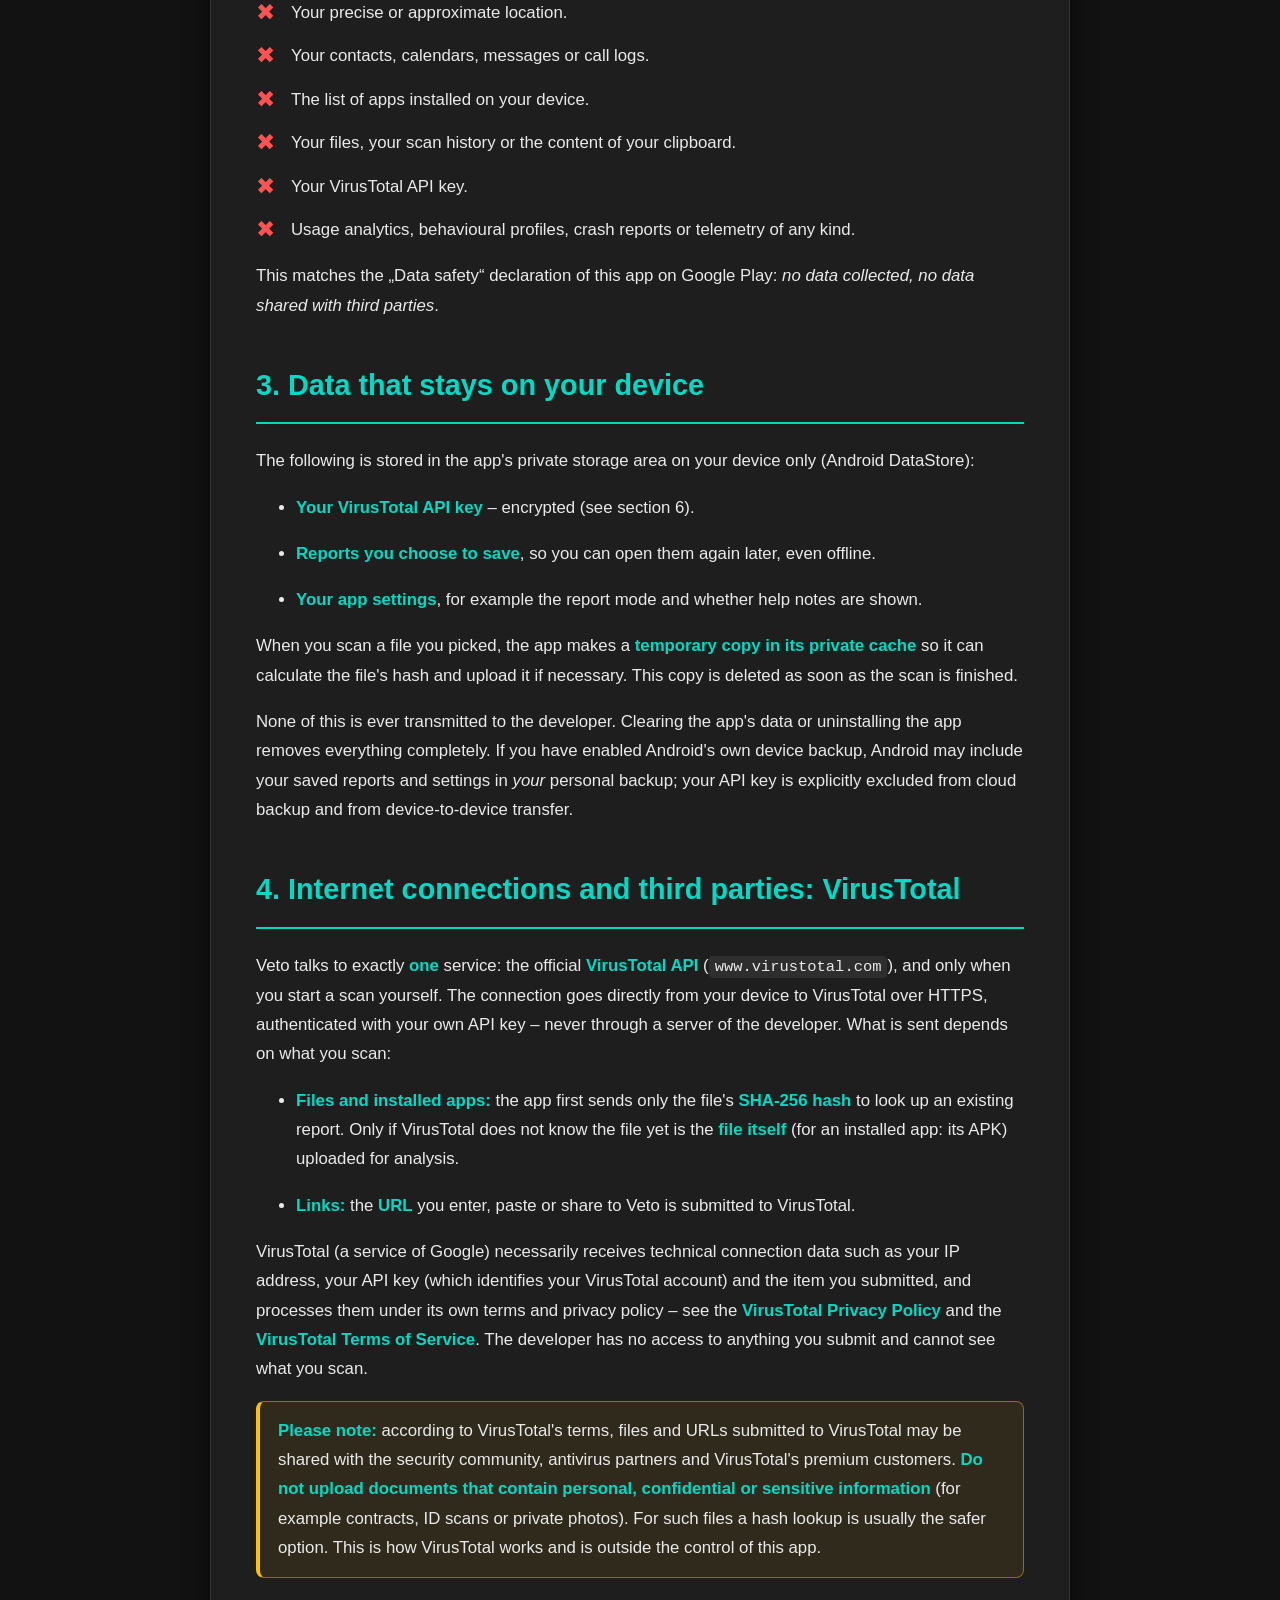
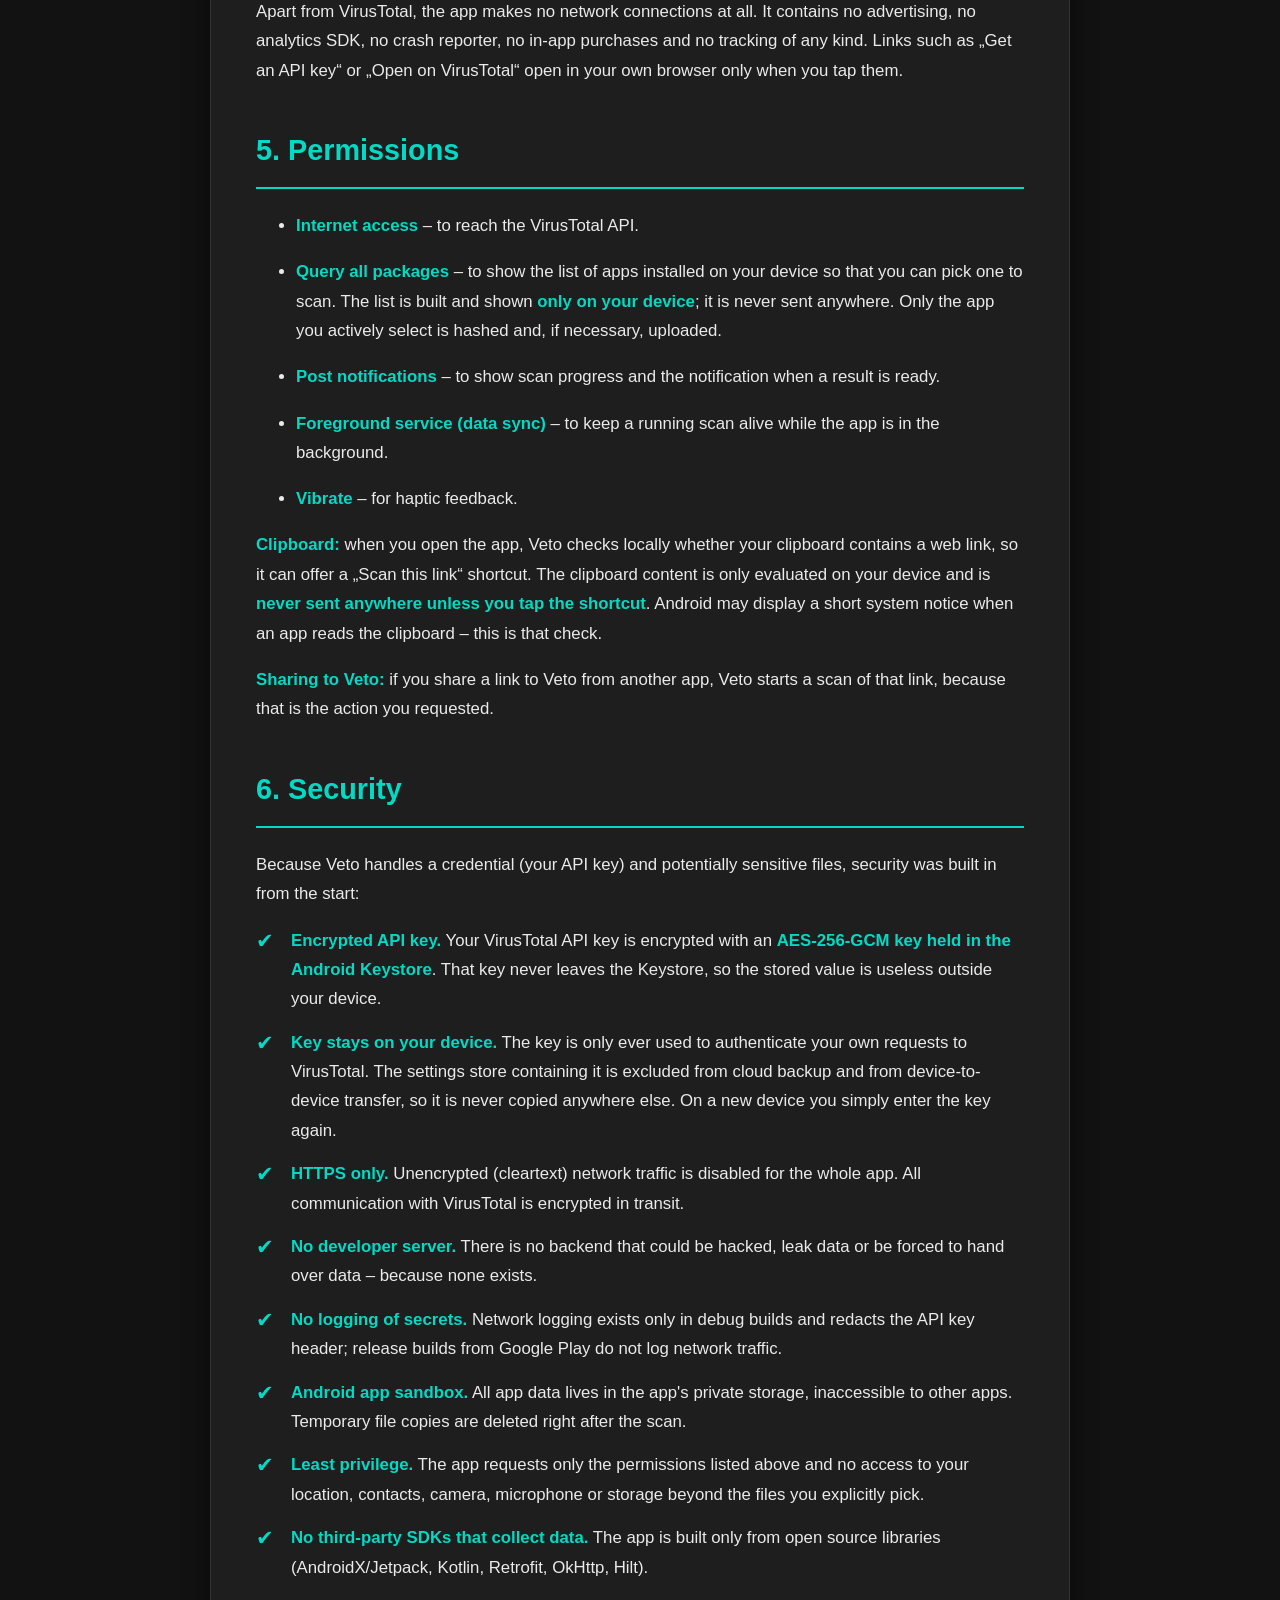
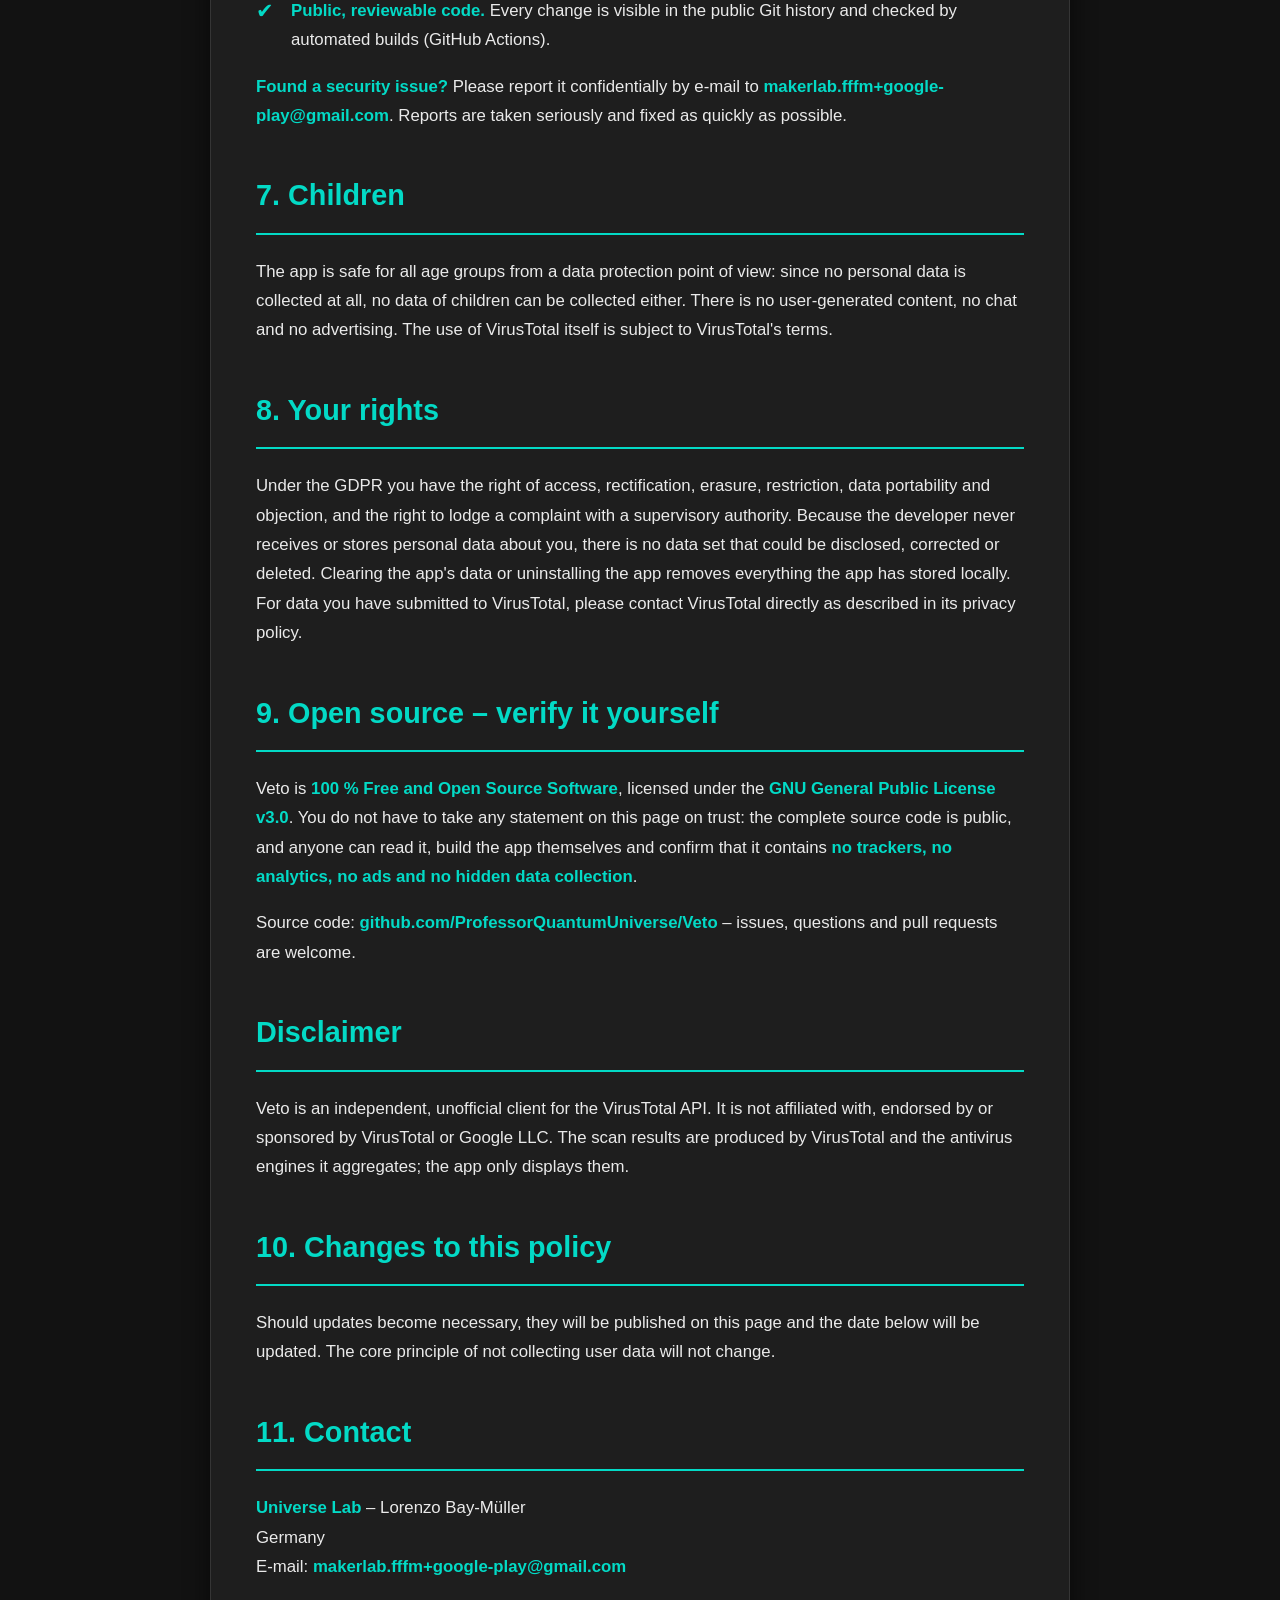
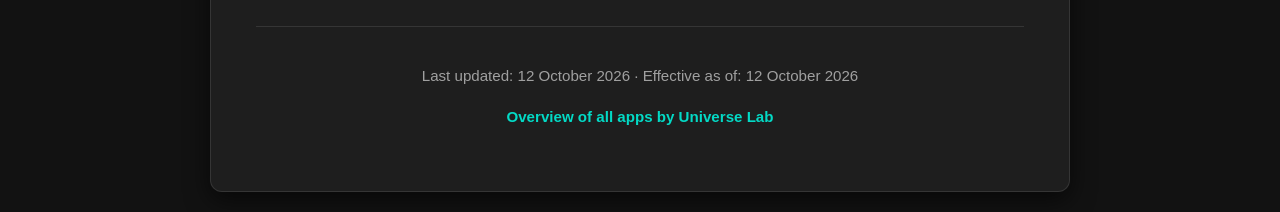
<file: apps/veto/index.html>
<!DOCTYPE html>
<html lang="en">
<head>
    <meta charset="UTF-8">
    <meta name="viewport" content="width=device-width, initial-scale=1.0">
    <title>Privacy Policy &ndash; Veto (Universe Lab)</title>
    <meta name="description" content="Privacy policy for the Android app Veto (com.quantum_prof.vtscansuite), the open source VirusTotal client by Universe Lab / Lorenzo Bay-Mueller. No personal data is collected, no trackers, no ads.">
    <link rel="canonical" href="https://privacy.lorenzobaymueller.me/apps/veto/">
    <link rel="stylesheet" href="/assets/style.css">
</head>
<body>
    <div class="container">
        <p class="lang-switch"><a href="/">&larr; All apps</a> &middot; <a href="/de/">Deutsch</a></p>

        <h1>Privacy Policy</h1>
        <p class="intro">For the Android application &bdquo;Veto&ldquo;</p>

        <div class="identity">
            <p><strong>App title on Google Play:</strong> Veto</p>
            <p><strong>Application ID (package name):</strong> <code>com.quantum_prof.vtscansuite</code></p>
            <p><strong>Google Play listing:</strong> <a href="https://play.google.com/store/apps/details?id=com.quantum_prof.vtscansuite">play.google.com/store/apps/details?id=com.quantum_prof.vtscansuite</a></p>
            <p><strong>Developer name as shown on Google Play:</strong> Universe Lab</p>
            <p><strong>Account holder / responsible entity as shown on Google Play:</strong> Theresa de Wet Bay Mueller, Germany</p>
            <p><strong>Developer and author of the app:</strong> Lorenzo Bay-M&uuml;ller (GitHub: <a href="https://github.com/ProfessorQuantumUniverse">@ProfessorQuantumUniverse</a>)</p>
            <p><strong>Contact e-mail (support address of this Play listing):</strong> <a href="mailto:makerlab.fffm+google-play@gmail.com">makerlab.fffm+google-play@gmail.com</a></p>
            <p><strong>Source code:</strong> <a href="https://github.com/ProfessorQuantumUniverse/Veto">github.com/ProfessorQuantumUniverse/Veto</a> (GNU GPL v3)</p>
            <p><strong>This document is the privacy policy referenced in the Google Play Store listing of this app.</strong></p>
        </div>

        <ul class="pledge">
            <li><strong>100&nbsp;% open source</strong>Every line of code is public under the GPL v3.</li>
            <li><strong>Zero trackers</strong>No analytics, no crash reporting, no telemetry, no tracking SDKs.</li>
            <li><strong>Zero ads</strong>No advertising and no ad IDs &ndash; ever.</li>
            <li><strong>No account, no server</strong>The developer receives nothing at all.</li>
        </ul>

        <h2>1. What this app does</h2>
        <p>
            Veto is an open source VirusTotal client for Android. You can submit a <strong>file</strong>, a
            <strong>link</strong> or one of your <strong>installed apps</strong> to the VirusTotal service, follow the
            analysis in real time and read the report &ndash; from a single verdict down to every field the service
            returns. You use your <strong>own free VirusTotal API key</strong>, so every scan runs under your own
            VirusTotal account and goes directly from your device to VirusTotal.
        </p>
        <p>
            The app is Free and Open Source Software (FOSS), developed as a private, non-commercial hobby project. It
            contains no ads, no in-app purchases and no accounts of its own.
        </p>

        <h2>2. No data collection</h2>
        <p class="callout">
            This app collects, stores, shares or transmits <span class="highlight">NO</span> personal data or sensitive
            user information to the developer.
        </p>
        <p>
            The developer operates no server, no user account system and no database, so there is no place where
            personal data about you could be stored. Veto has no &bdquo;phone home&ldquo; of any kind. Specifically, the
            app does <strong class="highlight">not</strong> collect:
        </p>
        <ul class="no-data-list">
            <li>Your name, e-mail address, phone number or any other contact information.</li>
            <li>Your device's unique identifiers (Device ID, Advertising ID, IMEI, etc.).</li>
            <li>Your precise or approximate location.</li>
            <li>Your contacts, calendars, messages or call logs.</li>
            <li>The list of apps installed on your device.</li>
            <li>Your files, your scan history or the content of your clipboard.</li>
            <li>Your VirusTotal API key.</li>
            <li>Usage analytics, behavioural profiles, crash reports or telemetry of any kind.</li>
        </ul>
        <p>
            This matches the &bdquo;Data safety&ldquo; declaration of this app on Google Play:
            <em>no data collected, no data shared with third parties</em>.
        </p>

        <h2>3. Data that stays on your device</h2>
        <p>The following is stored in the app's private storage area on your device only (Android DataStore):</p>
        <ul>
            <li><strong>Your VirusTotal API key</strong> &ndash; encrypted (see section 6).</li>
            <li><strong>Reports you choose to save</strong>, so you can open them again later, even offline.</li>
            <li><strong>Your app settings</strong>, for example the report mode and whether help notes are shown.</li>
        </ul>
        <p>
            When you scan a file you picked, the app makes a <strong>temporary copy in its private cache</strong> so it
            can calculate the file's hash and upload it if necessary. This copy is deleted as soon as the scan is
            finished.
        </p>
        <p>
            None of this is ever transmitted to the developer. Clearing the app's data or uninstalling the app removes
            everything completely. If you have enabled Android's own device backup, Android may include your saved
            reports and settings in <em>your</em> personal backup; your API key is explicitly excluded from cloud backup
            and from device-to-device transfer.
        </p>

        <h2>4. Internet connections and third parties: VirusTotal</h2>
        <p>
            Veto talks to exactly <strong>one</strong> service: the official <strong>VirusTotal API</strong>
            (<code>www.virustotal.com</code>), and only when you start a scan yourself. The connection goes directly
            from your device to VirusTotal over HTTPS, authenticated with your own API key &ndash; never through a server
            of the developer. What is sent depends on what you scan:
        </p>
        <ul>
            <li><strong>Files and installed apps:</strong> the app first sends only the file's <strong>SHA-256
                hash</strong> to look up an existing report. Only if VirusTotal does not know the file yet is the
                <strong>file itself</strong> (for an installed app: its APK) uploaded for analysis.</li>
            <li><strong>Links:</strong> the <strong>URL</strong> you enter, paste or share to Veto is submitted to
                VirusTotal.</li>
        </ul>
        <p>
            VirusTotal (a service of Google) necessarily receives technical connection data such as your IP address,
            your API key (which identifies your VirusTotal account) and the item you submitted, and processes them under
            its own terms and privacy policy &ndash; see the
            <a href="https://docs.virustotal.com/docs/privacy-policy">VirusTotal Privacy Policy</a> and the
            <a href="https://docs.virustotal.com/docs/terms-of-service">VirusTotal Terms of Service</a>. The developer
            has no access to anything you submit and cannot see what you scan.
        </p>
        <div class="warning">
            <p>
                <strong>Please note:</strong> according to VirusTotal's terms, files and URLs submitted to VirusTotal
                may be shared with the security community, antivirus partners and VirusTotal's premium customers.
                <strong>Do not upload documents that contain personal, confidential or sensitive information</strong>
                (for example contracts, ID scans or private photos). For such files a hash lookup is usually the safer
                option. This is how VirusTotal works and is outside the control of this app.
            </p>
        </div>
        <p>
            Apart from VirusTotal, the app makes no network connections at all. It contains no advertising, no analytics
            SDK, no crash reporter, no in-app purchases and no tracking of any kind. Links such as &bdquo;Get an API
            key&ldquo; or &bdquo;Open on VirusTotal&ldquo; open in your own browser only when you tap them.
        </p>

        <h2>5. Permissions</h2>
        <ul>
            <li><strong>Internet access</strong> &ndash; to reach the VirusTotal API.</li>
            <li><strong>Query all packages</strong> &ndash; to show the list of apps installed on your device so that you
                can pick one to scan. The list is built and shown <strong>only on your device</strong>; it is never
                sent anywhere. Only the app you actively select is hashed and, if necessary, uploaded.</li>
            <li><strong>Post notifications</strong> &ndash; to show scan progress and the notification when a result is
                ready.</li>
            <li><strong>Foreground service (data sync)</strong> &ndash; to keep a running scan alive while the app is in
                the background.</li>
            <li><strong>Vibrate</strong> &ndash; for haptic feedback.</li>
        </ul>
        <p>
            <strong>Clipboard:</strong> when you open the app, Veto checks locally whether your clipboard contains a
            web link, so it can offer a &bdquo;Scan this link&ldquo; shortcut. The clipboard content is only evaluated on
            your device and is <strong>never sent anywhere unless you tap the shortcut</strong>. Android may display a
            short system notice when an app reads the clipboard &ndash; this is that check.
        </p>
        <p>
            <strong>Sharing to Veto:</strong> if you share a link to Veto from another app, Veto starts a scan of that
            link, because that is the action you requested.
        </p>

        <h2>6. Security</h2>
        <p>
            Because Veto handles a credential (your API key) and potentially sensitive files, security was built in
            from the start:
        </p>
        <ul class="check-list">
            <li><strong>Encrypted API key.</strong> Your VirusTotal API key is encrypted with an <strong>AES-256-GCM key
                held in the Android Keystore</strong>. That key never leaves the Keystore, so the stored value is useless
                outside your device.</li>
            <li><strong>Key stays on your device.</strong> The key is only ever used to authenticate your own requests to
                VirusTotal. The settings store containing it is excluded from cloud backup and from device-to-device
                transfer, so it is never copied anywhere else. On a new device you simply enter the key again.</li>
            <li><strong>HTTPS only.</strong> Unencrypted (cleartext) network traffic is disabled for the whole app. All
                communication with VirusTotal is encrypted in transit.</li>
            <li><strong>No developer server.</strong> There is no backend that could be hacked, leak data or be forced
                to hand over data &ndash; because none exists.</li>
            <li><strong>No logging of secrets.</strong> Network logging exists only in debug builds and redacts the API
                key header; release builds from Google Play do not log network traffic.</li>
            <li><strong>Android app sandbox.</strong> All app data lives in the app's private storage, inaccessible to
                other apps. Temporary file copies are deleted right after the scan.</li>
            <li><strong>Least privilege.</strong> The app requests only the permissions listed above and no access to
                your location, contacts, camera, microphone or storage beyond the files you explicitly pick.</li>
            <li><strong>No third-party SDKs that collect data.</strong> The app is built only from open source
                libraries (AndroidX/Jetpack, Kotlin, Retrofit, OkHttp, Hilt).</li>
            <li><strong>Public, reviewable code.</strong> Every change is visible in the public Git history and checked by
                automated builds (GitHub Actions).</li>
        </ul>
        <p>
            <strong>Found a security issue?</strong> Please report it confidentially by e-mail to
            <a href="mailto:makerlab.fffm+google-play@gmail.com">makerlab.fffm+google-play@gmail.com</a>. Reports are
            taken seriously and fixed as quickly as possible.
        </p>

        <h2>7. Children</h2>
        <p>
            The app is safe for all age groups from a data protection point of view: since no personal data is
            collected at all, no data of children can be collected either. There is no user-generated content, no chat
            and no advertising. The use of VirusTotal itself is subject to VirusTotal's terms.
        </p>

        <h2>8. Your rights</h2>
        <p>
            Under the GDPR you have the right of access, rectification, erasure, restriction, data portability and
            objection, and the right to lodge a complaint with a supervisory authority. Because the developer never
            receives or stores personal data about you, there is no data set that could be disclosed, corrected or
            deleted. Clearing the app's data or uninstalling the app removes everything the app has stored locally.
            For data you have submitted to VirusTotal, please contact VirusTotal directly as described in its privacy
            policy.
        </p>

        <h2>9. Open source &ndash; verify it yourself</h2>
        <p>
            Veto is <strong>100&nbsp;% Free and Open Source Software</strong>, licensed under the
            <strong>GNU General Public License v3.0</strong>. You do not have to take any statement on this page on
            trust: the complete source code is public, and anyone can read it, build the app themselves and confirm
            that it contains <strong>no trackers, no analytics, no ads and no hidden data collection</strong>.
        </p>
        <p>
            Source code: <a href="https://github.com/ProfessorQuantumUniverse/Veto">github.com/ProfessorQuantumUniverse/Veto</a>
            &ndash; issues, questions and pull requests are welcome.
        </p>

        <h2>Disclaimer</h2>
        <p>
            Veto is an independent, unofficial client for the VirusTotal API. It is not affiliated with, endorsed by or
            sponsored by VirusTotal or Google LLC. The scan results are produced by VirusTotal and the antivirus engines
            it aggregates; the app only displays them.
        </p>

        <h2>10. Changes to this policy</h2>
        <p>
            Should updates become necessary, they will be published on this page and the date below will be updated.
            The core principle of not collecting user data will not change.
        </p>

        <h2>11. Contact</h2>
        <p>
            <strong>Universe Lab</strong> &ndash; Lorenzo Bay-M&uuml;ller<br>
            Germany<br>
            E-mail: <a href="mailto:makerlab.fffm+google-play@gmail.com">makerlab.fffm+google-play@gmail.com</a>
        </p>

        <div class="footer">
            <p>Last updated: 12 October 2026 &middot; Effective as of: 12 October 2026</p>
            <p><a href="/">Overview of all apps by Universe Lab</a></p>
        </div>
    </div>
</body>
</html>
</file>
<file: assets/style.css>
:root {
    --background-color: #121212;
    --text-color: #EAEAEA;
    --primary-color: #03DAC6;
    --surface-color: #1E1E1E;
    --muted-color: #B0B0B0;
    --border-color: rgba(255, 255, 255, 0.1);
    --font-family: 'Segoe UI', Roboto, Helvetica, Arial, sans-serif;
}

* { box-sizing: border-box; }

body {
    font-family: var(--font-family);
    line-height: 1.75;
    background-color: var(--background-color);
    color: var(--text-color);
    margin: 0;
    padding: 20px;
    display: flex;
    justify-content: center;
}

.container {
    max-width: 860px;
    width: 100%;
    background-color: var(--surface-color);
    border-radius: 12px;
    padding: clamp(22px, 5vw, 45px);
    box-shadow: 0 8px 25px rgba(0, 0, 0, 0.6);
    border: 1px solid var(--border-color);
}

h1, h2 {
    color: var(--primary-color);
    border-bottom: 2px solid var(--primary-color);
    padding-bottom: 12px;
    margin-top: 40px;
    margin-bottom: 22px;
}

h1 { font-size: clamp(1.9em, 6vw, 2.5em); font-weight: 700; text-align: center; margin-top: 0; hyphens: auto; overflow-wrap: break-word; }
h2 { font-size: clamp(1.35em, 4.5vw, 1.8em); }
h3 { font-size: 1.15em; color: var(--text-color); margin-bottom: 6px; }

p, li { font-size: 1.05em; margin-bottom: 1em; }

.intro {
    font-size: 1.15em;
    font-style: italic;
    text-align: center;
    color: var(--muted-color);
    margin-bottom: 26px;
}

a {
    color: var(--primary-color);
    text-decoration: none;
    font-weight: 600;
    transition: color 0.3s ease, text-shadow 0.3s ease;
    word-break: break-word;
}

a:hover { text-decoration: underline; text-shadow: 0 0 5px rgba(3, 218, 198, 0.5); }

strong, .highlight { font-weight: 700; color: var(--primary-color); }

.lang-switch {
    text-align: right;
    font-size: 0.95em;
    color: var(--muted-color);
    margin-bottom: 10px;
}

.identity {
    background-color: rgba(3, 218, 198, 0.07);
    border: 1px solid var(--border-color);
    border-left: 4px solid var(--primary-color);
    border-radius: 8px;
    padding: 18px 22px;
    margin-bottom: 28px;
}

.identity p { margin: 0 0 8px; font-size: 1em; }
.identity p:last-child { margin-bottom: 0; }

.callout {
    font-size: 1.2em;
    text-align: center;
    font-weight: bold;
    background-color: rgba(3, 218, 198, 0.1);
    padding: 16px;
    border-radius: 8px;
}

.table-wrapper { overflow-x: auto; margin-bottom: 26px; }

table { border-collapse: collapse; width: 100%; min-width: 520px; }

th, td {
    text-align: left;
    padding: 12px 14px;
    border-bottom: 1px solid var(--border-color);
    font-size: 0.98em;
    vertical-align: top;
}

th { color: var(--primary-color); white-space: nowrap; }

code {
    font-family: 'Courier New', Courier, monospace;
    background-color: rgba(255, 255, 255, 0.07);
    padding: 2px 6px;
    border-radius: 4px;
    font-size: 0.92em;
    overflow-wrap: anywhere;
}

td code { overflow-wrap: normal; }

.no-data-list { list-style: none; padding-left: 0; }

.no-data-list li {
    position: relative;
    padding-left: 35px;
    margin-bottom: 14px;
}

.no-data-list li::before {
    content: '\2716';
    position: absolute;
    left: 0;
    top: 0;
    color: #FF5252;
    font-size: 1.35em;
    line-height: 1.3;
}

.app-block {
    border: 1px solid var(--border-color);
    border-radius: 8px;
    padding: 18px 22px;
    margin-bottom: 22px;
}

.app-block h3 { margin-top: 0; color: var(--primary-color); }
.app-block p:last-child { margin-bottom: 0; }

.pledge {
    display: grid;
    grid-template-columns: repeat(auto-fit, minmax(170px, 1fr));
    gap: 12px;
    margin: 0 0 28px;
    padding: 0;
    list-style: none;
}

.pledge li {
    margin: 0;
    padding: 14px 16px;
    border: 1px solid rgba(3, 218, 198, 0.35);
    border-radius: 10px;
    background-color: rgba(3, 218, 198, 0.06);
    font-size: 0.98em;
    line-height: 1.45;
}

.pledge li strong { display: block; font-size: 1.08em; margin-bottom: 2px; }

.check-list { list-style: none; padding-left: 0; }

.check-list li {
    position: relative;
    padding-left: 35px;
    margin-bottom: 14px;
}

.check-list li::before {
    content: '\2714';
    position: absolute;
    left: 0;
    top: 0;
    color: var(--primary-color);
    font-size: 1.25em;
    line-height: 1.4;
}

.warning {
    border: 1px solid rgba(255, 193, 7, 0.45);
    border-left: 4px solid #FFC107;
    background-color: rgba(255, 193, 7, 0.08);
    border-radius: 8px;
    padding: 14px 18px;
    margin-bottom: 1.2em;
}

.warning p:first-child { margin-top: 0; }
.warning p:last-child { margin-bottom: 0; }

.footer {
    margin-top: 45px;
    padding-top: 20px;
    border-top: 1px solid var(--border-color);
    text-align: center;
    font-size: 0.9em;
    color: #A0A0A0;
}

@media (max-width: 600px) {
    body { padding: 10px; }
    .app-block { padding: 14px 16px; }
}
</file>
